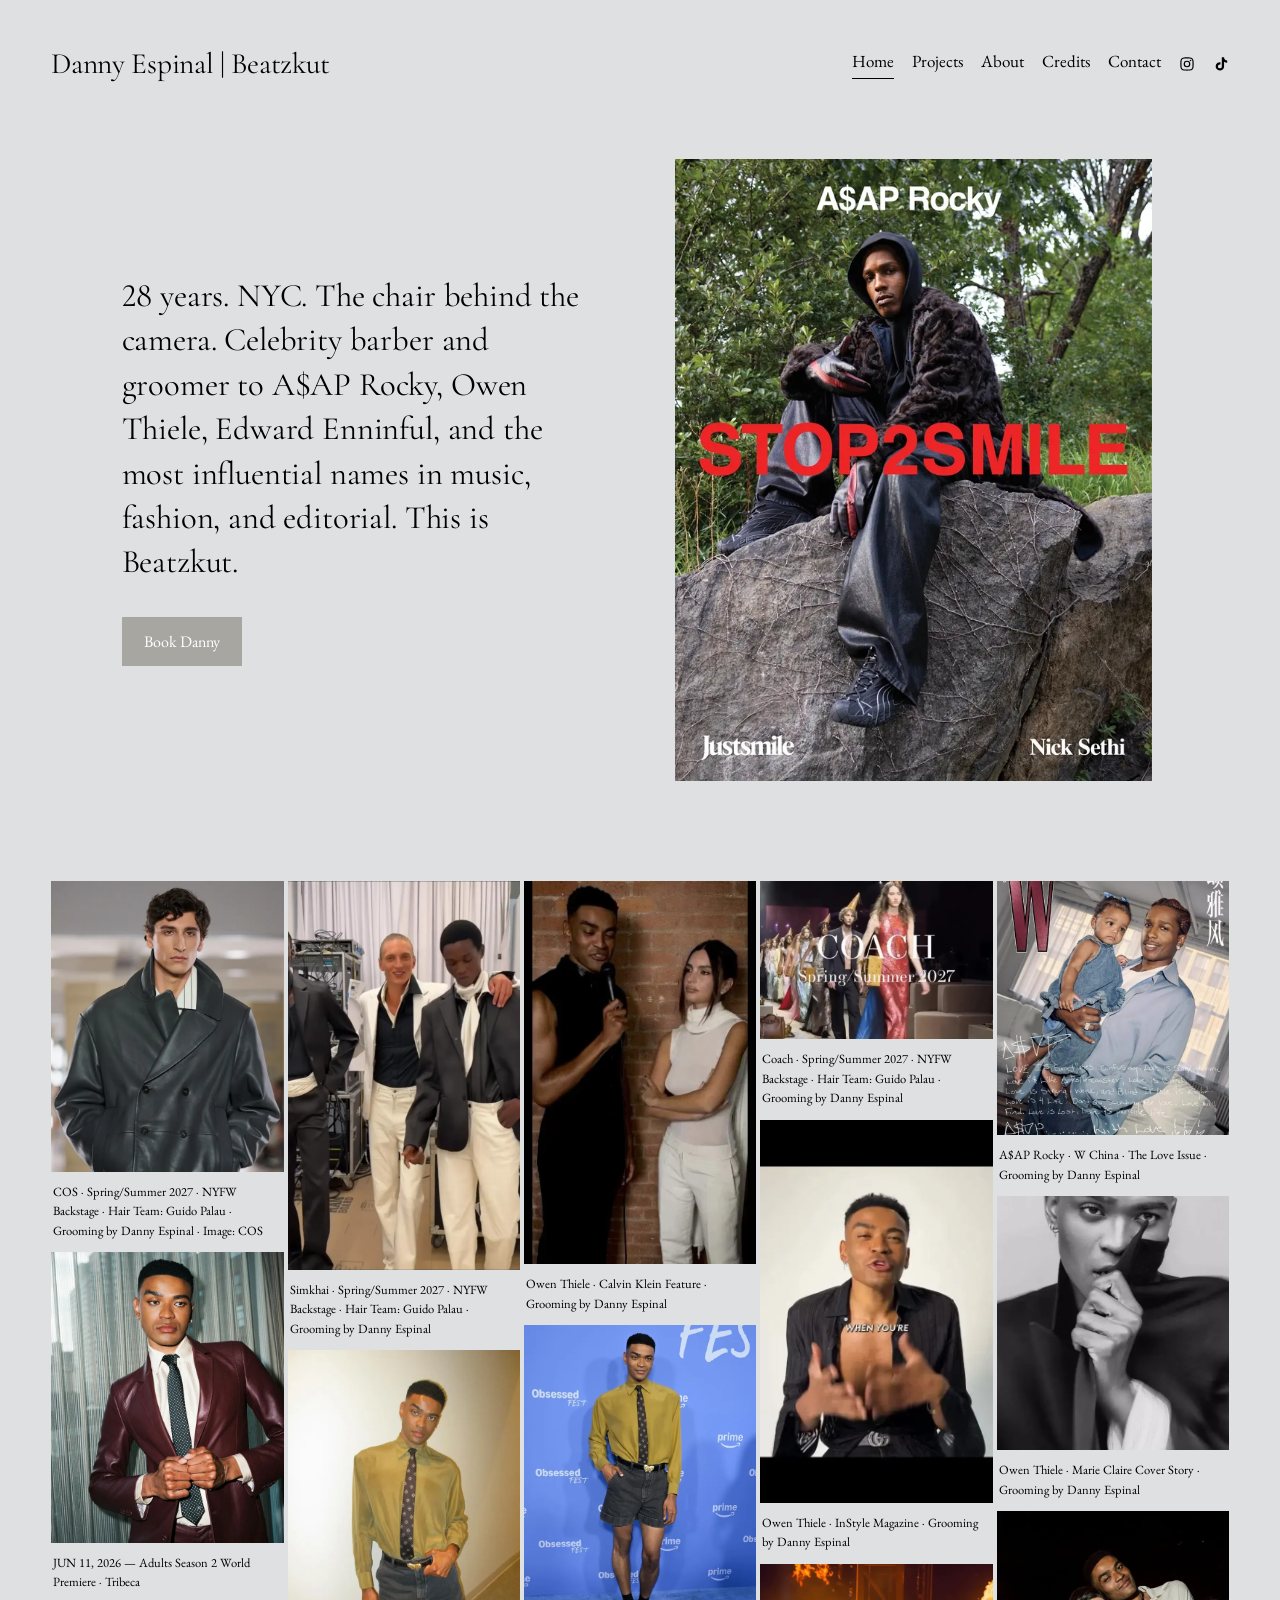
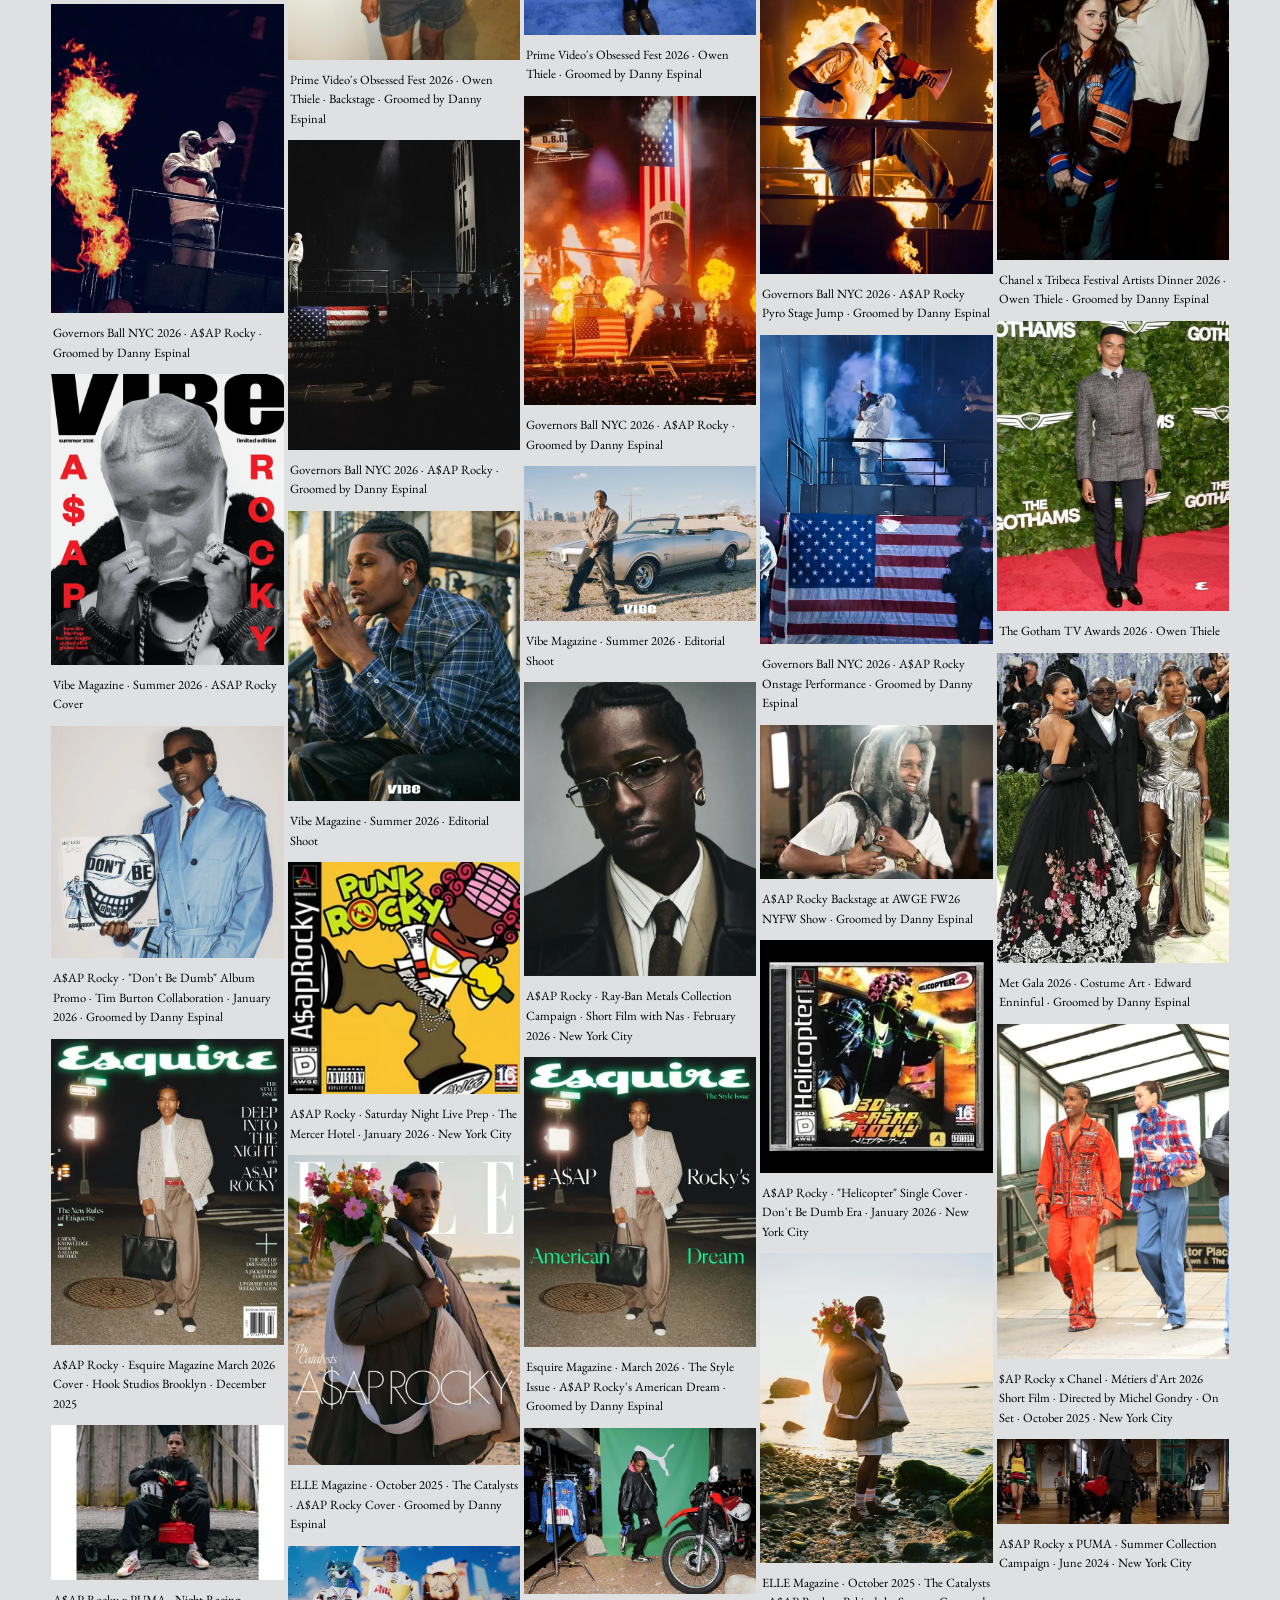
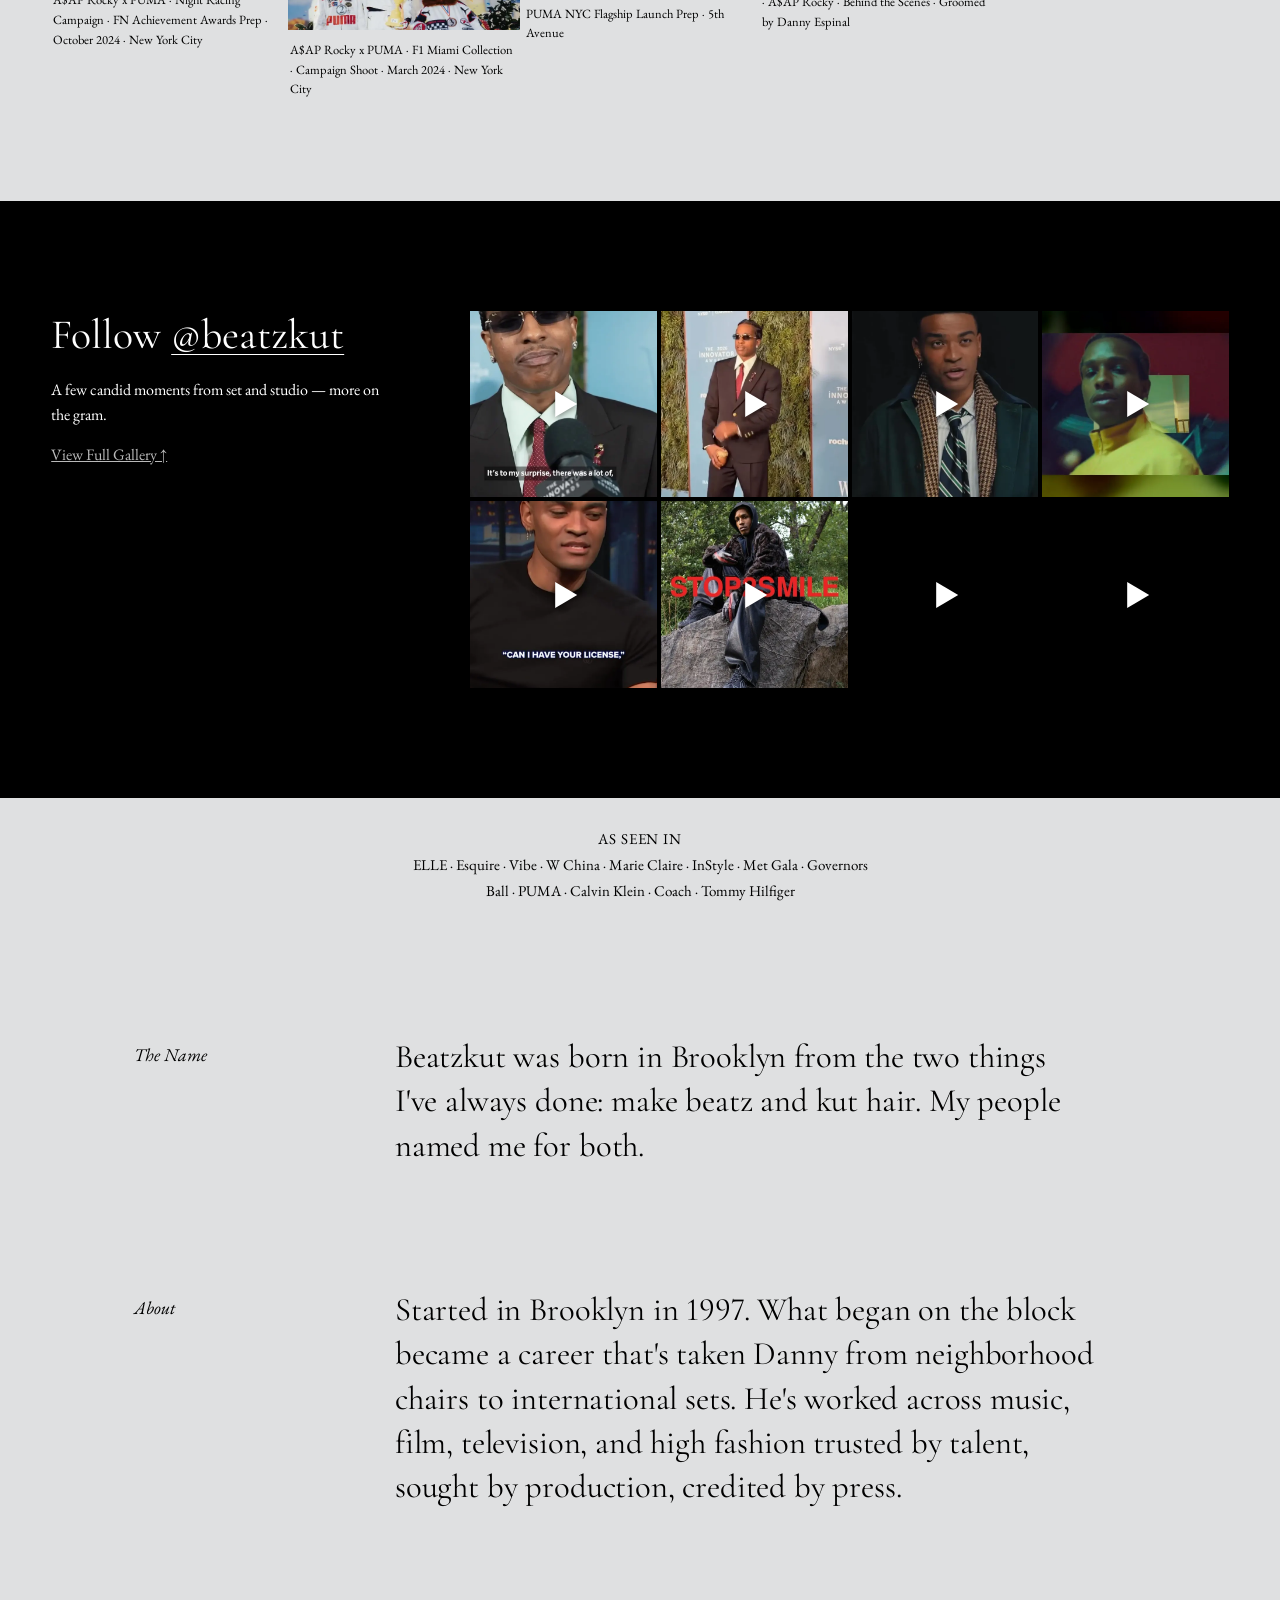
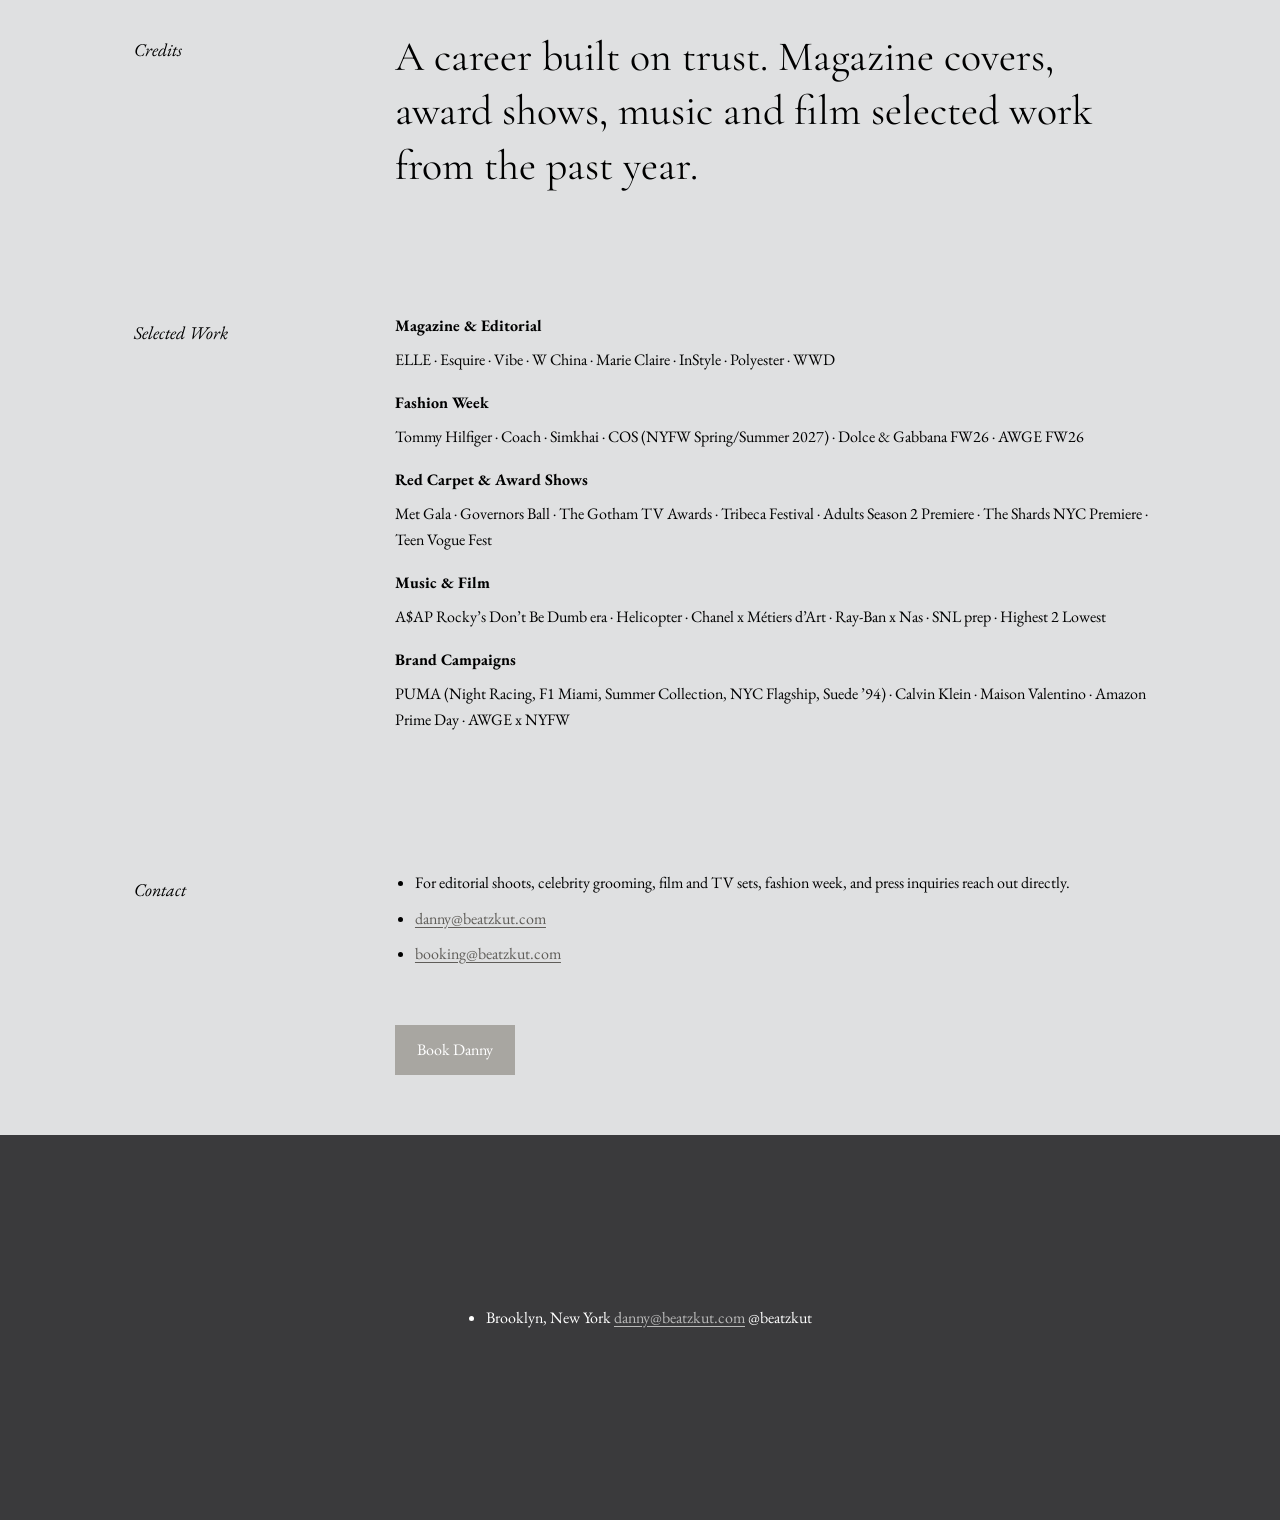
<file: index.html>
<!doctype html>
<html lang="en">
<head>
<meta charset="utf-8">
<meta name="viewport" content="width=device-width, initial-scale=1">
<title>Danny Espinal | Celebrity Barber NYC | Beatzkut</title>
<meta name="description" content="New York City&#x27;s premier celebrity barber and groomer. 28 years of editorial, red carpet, music, and luxury fashion grooming. Clients include A$AP Rocky, Owen Thiele, and Edward Enninful.">
<link rel="canonical" href="https://www.beatzkut.com/">
<meta property="og:site_name" content="Danny Espinal | Beatzkut">
<meta property="og:type" content="website">
<meta property="og:title" content="Danny Espinal | Celebrity Barber NYC | Beatzkut">
<meta property="og:description" content="New York City&#x27;s premier celebrity barber and groomer. 28 years of editorial, red carpet, music, and luxury fashion grooming. Clients include A$AP Rocky, Owen Thiele, and Edward Enninful.">
<meta property="og:url" content="https://www.beatzkut.com/">
<meta property="og:image" content="https://www.beatzkut.com/img/og-share.jpg">
<meta property="og:image:width" content="1200"><meta property="og:image:height" content="630">
<meta name="twitter:card" content="summary_large_image">
<meta name="theme-color" content="#dfe0e1">
<link rel="icon" href="img/favicon.png">
<link rel="preload" href="fonts/cormorant-garamond-latin-400-normal.woff2" as="font" type="font/woff2" crossorigin>
<link rel="stylesheet" href="style.css">
<script type="application/ld+json">{"@context": "https://schema.org", "@type": "Person", "name": "Danny Espinal", "jobTitle": "Celebrity barber and groomer", "url": "https://www.beatzkut.com/", "brand": {"@type": "Brand", "name": "Beatzkut"}, "address": {"@type": "PostalAddress", "addressLocality": "Brooklyn", "addressRegion": "NY", "addressCountry": "US"}, "email": "mailto:booking@beatzkut.com", "sameAs": ["https://www.instagram.com/beatzkut", "https://www.tiktok.com/@beatzkut"]}</script>

</head>
<body>
<a class="skip" href="#main">Skip to content</a>
<header class="site-header">
<a class="brand" href="/">Danny Espinal | Beatzkut</a>
<button class="menu-btn" aria-label="Open menu" aria-expanded="false" aria-controls="nav"><span></span><span></span></button>
<nav class="nav" id="nav" aria-label="Main"><a href="/" aria-current=page>Home</a><a href="/projects/">Projects</a><a href="/about/">About</a><a href="/credits/">Credits</a><a href="/contact/">Contact</a>
<a class="icon" href="https://www.instagram.com/beatzkut" aria-label="Instagram" target="_blank" rel="noopener"><svg viewBox="0 0 24 24" aria-hidden="true"><path fill="currentColor" d="M12 7a5 5 0 1 0 0 10 5 5 0 0 0 0-10zm0 8.2a3.2 3.2 0 1 1 0-6.4 3.2 3.2 0 0 1 0 6.4zM17.3 5.5a1.2 1.2 0 1 0 0 2.4 1.2 1.2 0 0 0 0-2.4zM12 2c-2.7 0-3 0-4.1.1-3.6.2-5.6 2.2-5.8 5.8C2 9 2 9.3 2 12s0 3 .1 4.1c.2 3.6 2.2 5.6 5.8 5.8 1.1.1 1.4.1 4.1.1s3 0 4.1-.1c3.6-.2 5.6-2.2 5.8-5.8.1-1.1.1-1.4.1-4.1s0-3-.1-4.1c-.2-3.6-2.2-5.6-5.8-5.8C15 2 14.7 2 12 2zm0 1.8c2.7 0 3 0 4 .1 2.7.1 4 1.4 4.1 4.1.1 1 .1 1.3.1 4s0 3-.1 4c-.1 2.7-1.4 4-4.1 4.1-1 .1-1.3.1-4 .1s-3 0-4-.1c-2.7-.1-4-1.4-4.1-4.1-.1-1-.1-1.3-.1-4s0-3 .1-4C4 5.3 5.3 4 8 3.9c1-.1 1.3-.1 4-.1z"/></svg></a>
<a class="icon" href="https://www.tiktok.com/@beatzkut" aria-label="TikTok" target="_blank" rel="noopener"><svg viewBox="0 0 24 24" aria-hidden="true"><path fill="currentColor" d="M16.6 2h-3.4v13.6a2.9 2.9 0 1 1-2.9-2.9c.3 0 .6 0 .9.1V9.3a6.3 6.3 0 1 0 5.4 6.3V8.7a8.1 8.1 0 0 0 4.7 1.5V6.8A4.8 4.8 0 0 1 16.6 2z"/></svg></a>
</nav>
</header>
<main id="main">
<section class="hero"><div><h1 class="lede">28 years. NYC. The chair behind the camera. Celebrity barber and groomer to A$AP Rocky, Owen Thiele, Edward Enninful, and the most influential names in music, fashion, and editorial. This is Beatzkut.</h1><a class="btn" href="/contact/#book">Book Danny</a></div><figure><img src="img/justsmile-asap-rocky-zine-cover-128084f422-640.webp" srcset="img/justsmile-asap-rocky-zine-cover-128084f422-640.webp 640w, img/justsmile-asap-rocky-zine-cover-128084f422-1280.webp 1280w" sizes="(max-width:820px) 330px, 490px" width="2500" height="3260" alt="A$AP Rocky on the cover of Justsmile Magazine STOP2SMILE, photographed by Nick Sethi" fetchpriority="high"></figure></section>
<section class="masonry" id="gallery" aria-label="Selected work"><figure><img src="img/cos-ss27-runway-59d69eb402-640.webp" srcset="img/cos-ss27-runway-59d69eb402-640.webp 640w, img/cos-ss27-runway-59d69eb402-1280.webp 1280w" sizes="(max-width:820px) 50vw, (max-width:1100px) 25vw, 20vw" width="1080" height="1350" alt="COS · Spring/Summer 2027 · NYFW Backstage · Hair Team: Guido Palau · Grooming by Danny Espinal · Image: COS" loading="lazy" decoding="async"><figcaption>COS · Spring/Summer 2027 · NYFW Backstage · Hair Team: Guido Palau · Grooming by Danny Espinal · Image: COS</figcaption></figure><figure><img src="img/simkhai-ss27-nyfw-d4840436fa-640.webp" srcset="img/simkhai-ss27-nyfw-d4840436fa-640.webp 640w, img/simkhai-ss27-nyfw-d4840436fa-1280.webp 1280w" sizes="(max-width:820px) 50vw, (max-width:1100px) 25vw, 20vw" width="1320" height="2207" alt="Simkhai · Spring/Summer 2027 · NYFW Backstage · Hair Team: Guido Palau · Grooming by Danny Espinal" loading="lazy" decoding="async"><figcaption>Simkhai · Spring/Summer 2027 · NYFW Backstage · Hair Team: Guido Palau · Grooming by Danny Espinal</figcaption></figure><figure><img src="img/owen-thiele-calvin-klein-9be6309e05-640.webp" srcset="img/owen-thiele-calvin-klein-9be6309e05-640.webp 640w, img/owen-thiele-calvin-klein-9be6309e05-1280.webp 1280w" sizes="(max-width:820px) 50vw, (max-width:1100px) 25vw, 20vw" width="500" height="824" alt="Owen Thiele · Calvin Klein Feature · Grooming by Danny Espinal" loading="lazy" decoding="async"><figcaption>Owen Thiele · Calvin Klein Feature · Grooming by Danny Espinal</figcaption></figure><figure><img src="img/coach-ss2027-nyfw-5cb68c3953-640.webp" srcset="img/coach-ss2027-nyfw-5cb68c3953-640.webp 640w, img/coach-ss2027-nyfw-5cb68c3953-1280.webp 1280w" sizes="(max-width:820px) 50vw, (max-width:1100px) 25vw, 20vw" width="1208" height="823" alt="Coach · Spring/Summer 2027 · NYFW Backstage · Hair Team: Guido Palau · Grooming by Danny Espinal" loading="lazy" decoding="async"><figcaption>Coach · Spring/Summer 2027 · NYFW Backstage · Hair Team: Guido Palau · Grooming by Danny Espinal</figcaption></figure><figure><img src="img/w-mag-china-asap-rocky-6eb272e8d6-640.webp" srcset="img/w-mag-china-asap-rocky-6eb272e8d6-640.webp 640w, img/w-mag-china-asap-rocky-6eb272e8d6-1280.webp 1280w" sizes="(max-width:820px) 50vw, (max-width:1100px) 25vw, 20vw" width="747" height="817" alt="A$AP Rocky · W China · The Love Issue · Grooming by Danny Espinal" loading="lazy" decoding="async"><figcaption>A$AP Rocky · W China · The Love Issue · Grooming by Danny Espinal</figcaption></figure><figure><img src="img/owen-thiele-instyle-a9fbb2b95e-640.webp" srcset="img/owen-thiele-instyle-a9fbb2b95e-640.webp 640w, img/owen-thiele-instyle-a9fbb2b95e-1280.webp 1280w" sizes="(max-width:820px) 50vw, (max-width:1100px) 25vw, 20vw" width="500" height="824" alt="Owen Thiele · InStyle Magazine · Grooming by Danny Espinal" loading="lazy" decoding="async"><figcaption>Owen Thiele · InStyle Magazine · Grooming by Danny Espinal</figcaption></figure><figure><img src="img/marie-claire-owen-thiele-d2830ac2bb-640.webp" srcset="img/marie-claire-owen-thiele-d2830ac2bb-640.webp 640w, img/marie-claire-owen-thiele-d2830ac2bb-1280.webp 1280w" sizes="(max-width:820px) 50vw, (max-width:1100px) 25vw, 20vw" width="747" height="817" alt="Owen Thiele · Marie Claire Cover Story · Grooming by Danny Espinal" loading="lazy" decoding="async"><figcaption>Owen Thiele · Marie Claire Cover Story · Grooming by Danny Espinal</figcaption></figure><figure><a href="https://www.lofficielusa.com/film-tv/owen-thiele-adults-premiere-tribeca-film-festival" target="_blank" rel="noopener"><img src="img/1781284635-ot-12-06-2026-11-02-18-8add7bd8fa-640.webp" srcset="img/1781284635-ot-12-06-2026-11-02-18-8add7bd8fa-640.webp 640w, img/1781284635-ot-12-06-2026-11-02-18-8add7bd8fa-1280.webp 1280w" sizes="(max-width:820px) 50vw, (max-width:1100px) 25vw, 20vw" width="2500" height="3126" alt="JUN 11, 2026 — Adults Season 2 World Premiere · Tribeca" loading="lazy" decoding="async"></a><figcaption>JUN 11, 2026 — Adults Season 2 World Premiere · Tribeca</figcaption></figure><figure><a href="https://tomandlorenzo.com/2026/06/red-carpet-rundown-prime-videos-inaugural-obsessed-fest-event-in-los-angeles/ttps://tomandlorenzo.com/2026/06/red-carpet-rundown-prime-videos-inaugural-obsessed-fest-event-in-los-angeles/" target="_blank" rel="noopener"><img src="img/adb9e433-3f85-455c-80f4-c8927f916d34-a2f6e0f759-640.webp" srcset="img/adb9e433-3f85-455c-80f4-c8927f916d34-a2f6e0f759-640.webp 640w, img/adb9e433-3f85-455c-80f4-c8927f916d34-a2f6e0f759-1280.webp 1280w" sizes="(max-width:820px) 50vw, (max-width:1100px) 25vw, 20vw" width="1440" height="1920" alt="Prime Video&#x27;s Obsessed Fest 2026 · Owen Thiele · Groomed by Danny Espinal" loading="lazy" decoding="async"></a><figcaption>Prime Video&#x27;s Obsessed Fest 2026 · Owen Thiele · Groomed by Danny Espinal</figcaption></figure><figure><a href="https://tomandlorenzo.com/2026/06/red-carpet-rundown-prime-videos-inaugural-obsessed-fest-event-in-los-angeles/" target="_blank" rel="noopener"><img src="img/20818449-c34e-4c0f-854f-e6975e5d698f-53102df2e5-640.webp" srcset="img/20818449-c34e-4c0f-854f-e6975e5d698f-53102df2e5-640.webp 640w, img/20818449-c34e-4c0f-854f-e6975e5d698f-53102df2e5-1280.webp 1280w" sizes="(max-width:820px) 50vw, (max-width:1100px) 25vw, 20vw" width="1440" height="1920" alt="Prime Video&#x27;s Obsessed Fest 2026 · Owen Thiele · Backstage · Groomed by Danny Espinal" loading="lazy" decoding="async"></a><figcaption>Prime Video&#x27;s Obsessed Fest 2026 · Owen Thiele · Backstage · Groomed by Danny Espinal</figcaption></figure><figure><a href="https://www.hollywoodreporter.com/lifestyle/lifestyle-news/chanel-tribeca-festival-artists-dinner-new-york-2026-1236617434/" target="_blank" rel="noopener"><img src="img/img-2960-6c304bbec6-640.webp" srcset="img/img-2960-6c304bbec6-640.webp 640w, img/img-2960-6c304bbec6-1280.webp 1280w" sizes="(max-width:820px) 50vw, (max-width:1100px) 25vw, 20vw" width="1999" height="3000" alt="Chanel x Tribeca Festival Artists Dinner 2026 · Owen Thiele · Groomed by Danny Espinal" loading="lazy" decoding="async"></a><figcaption>Chanel x Tribeca Festival Artists Dinner 2026 · Owen Thiele · Groomed by Danny Espinal</figcaption></figure><figure><a href="https://www.billboard.com/music/music-news/asap-rocky-gov-ball-2026-setlist-dont-be-dumb-rihanna-1236266259/" target="_blank" rel="noopener"><img src="img/4d2a62d7-97bc-4bfb-a891-bdf1285c41c1-bc3903d7da-640.webp" srcset="img/4d2a62d7-97bc-4bfb-a891-bdf1285c41c1-bc3903d7da-640.webp 640w, img/4d2a62d7-97bc-4bfb-a891-bdf1285c41c1-bc3903d7da-1280.webp 1280w" sizes="(max-width:820px) 50vw, (max-width:1100px) 25vw, 20vw" width="1080" height="1440" alt="Governors Ball NYC 2026 · A$AP Rocky Pyro Stage Jump · Groomed by Danny Espinal" loading="lazy" decoding="async"></a><figcaption>Governors Ball NYC 2026 · A$AP Rocky Pyro Stage Jump · Groomed by Danny Espinal</figcaption></figure><figure><a href="https://www.billboard.com/music/music-news/asap-rocky-gov-ball-2026-setlist-dont-be-dumb-rihanna-1236266259/" target="_blank" rel="noopener"><img src="img/e874622c-4a3f-4f76-98d2-2c7983e79710-4faa9ce4e2-640.webp" srcset="img/e874622c-4a3f-4f76-98d2-2c7983e79710-4faa9ce4e2-640.webp 640w, img/e874622c-4a3f-4f76-98d2-2c7983e79710-4faa9ce4e2-1280.webp 1280w" sizes="(max-width:820px) 50vw, (max-width:1100px) 25vw, 20vw" width="913" height="1217" alt="Governors Ball NYC 2026 · A$AP Rocky · Groomed by Danny Espinal" loading="lazy" decoding="async"></a><figcaption>Governors Ball NYC 2026 · A$AP Rocky · Groomed by Danny Espinal</figcaption></figure><figure><a href="https://www.billboard.com/music/music-news/asap-rocky-gov-ball-2026-setlist-dont-be-dumb-rihanna-1236266259/" target="_blank" rel="noopener"><img src="img/65d4f508-4039-4758-8f5e-711a038c2b3a-31ca57940a-640.webp" srcset="img/65d4f508-4039-4758-8f5e-711a038c2b3a-31ca57940a-640.webp 640w, img/65d4f508-4039-4758-8f5e-711a038c2b3a-31ca57940a-1280.webp 1280w" sizes="(max-width:820px) 50vw, (max-width:1100px) 25vw, 20vw" width="1080" height="1437" alt="Governors Ball NYC 2026 · A$AP Rocky · Groomed by Danny Espinal" loading="lazy" decoding="async"></a><figcaption>Governors Ball NYC 2026 · A$AP Rocky · Groomed by Danny Espinal</figcaption></figure><figure><a href="https://www.billboard.com/music/music-news/asap-rocky-gov-ball-2026-setlist-dont-be-dumb-rihanna-1236266259/" target="_blank" rel="noopener"><img src="img/0ff4cfe8-a518-4571-a086-bdf5f1927eef-63ca01c085-640.webp" srcset="img/0ff4cfe8-a518-4571-a086-bdf5f1927eef-63ca01c085-640.webp 640w, img/0ff4cfe8-a518-4571-a086-bdf5f1927eef-63ca01c085-1280.webp 1280w" sizes="(max-width:820px) 50vw, (max-width:1100px) 25vw, 20vw" width="1080" height="1437" alt="Governors Ball NYC 2026 · A$AP Rocky · Groomed by Danny Espinal" loading="lazy" decoding="async"></a><figcaption>Governors Ball NYC 2026 · A$AP Rocky · Groomed by Danny Espinal</figcaption></figure><figure><a href="https://www.billboard.com/music/music-news/asap-rocky-gov-ball-2026-setlist-dont-be-dumb-rihanna-1236266259/" target="_blank" rel="noopener"><img src="img/cbee4e94-6f1a-4baf-aca9-9446523f7e09-dd5c00df48-640.webp" srcset="img/cbee4e94-6f1a-4baf-aca9-9446523f7e09-dd5c00df48-640.webp 640w, img/cbee4e94-6f1a-4baf-aca9-9446523f7e09-dd5c00df48-1280.webp 1280w" sizes="(max-width:820px) 50vw, (max-width:1100px) 25vw, 20vw" width="1080" height="1440" alt="Governors Ball NYC 2026 · A$AP Rocky Onstage Performance · Groomed by Danny Espinal" loading="lazy" decoding="async"></a><figcaption>Governors Ball NYC 2026 · A$AP Rocky Onstage Performance · Groomed by Danny Espinal</figcaption></figure><figure><a href="https://thegotham.org/press/third-annual-gotham-television-awards-winners/" target="_blank" rel="noopener"><img src="img/b12faf48-d09c-423f-93f4-a9de86b32d2b-5a838cfbb4-640.webp" srcset="img/b12faf48-d09c-423f-93f4-a9de86b32d2b-5a838cfbb4-640.webp 640w, img/b12faf48-d09c-423f-93f4-a9de86b32d2b-5a838cfbb4-1280.webp 1280w" sizes="(max-width:820px) 50vw, (max-width:1100px) 25vw, 20vw" width="1080" height="1350" alt="The Gotham TV Awards 2026 · Owen Thiele" loading="lazy" decoding="async"></a><figcaption>The Gotham TV Awards 2026 · Owen Thiele</figcaption></figure><figure><a href="https://www.vibe.com/features/editorial/asap-rocky-cover-story-dont-be-dumb-fatherhood-fashion-1235174811/" target="_blank" rel="noopener"><img src="img/vibe-cover-740ca9839f-640.webp" srcset="img/vibe-cover-740ca9839f-640.webp 640w, img/vibe-cover-740ca9839f-1280.webp 1280w" sizes="(max-width:820px) 50vw, (max-width:1100px) 25vw, 20vw" width="1350" height="1688" alt="Vibe Magazine · Summer 2026 · ASAP Rocky Cover" loading="lazy" decoding="async"></a><figcaption>Vibe Magazine · Summer 2026 · ASAP Rocky Cover</figcaption></figure><figure><a href="https://www.vibe.com/features/editorial/asap-rocky-cover-story-dont-be-dumb-fatherhood-fashion-1235174811/" target="_blank" rel="noopener"><img src="img/vibe-01-04d9044462-640.webp" srcset="img/vibe-01-04d9044462-640.webp 640w, img/vibe-01-04d9044462-1280.webp 1280w" sizes="(max-width:820px) 50vw, (max-width:1100px) 25vw, 20vw" width="2000" height="1333" alt="Vibe Magazine · Summer 2026 · Editorial Shoot" loading="lazy" decoding="async"></a><figcaption>Vibe Magazine · Summer 2026 · Editorial Shoot</figcaption></figure><figure><a href="https://www.vibe.com/features/editorial/asap-rocky-cover-story-dont-be-dumb-fatherhood-fashion-1235174811/" target="_blank" rel="noopener"><img src="img/vibe-05-6be1601927-640.webp" srcset="img/vibe-05-6be1601927-640.webp 640w, img/vibe-05-6be1601927-1280.webp 1280w" sizes="(max-width:820px) 50vw, (max-width:1100px) 25vw, 20vw" width="1600" height="2000" alt="Vibe Magazine · Summer 2026 · Editorial Shoot" loading="lazy" decoding="async"></a><figcaption>Vibe Magazine · Summer 2026 · Editorial Shoot</figcaption></figure><figure><a href="https://wwd.com/pop-culture/celebrity-news/serena-williams-marc-jacobs-met-gala-2026-dress-1238939534/" target="_blank" rel="noopener"><img src="img/8db1632a-3222-4b18-9293-6fc61cd0da15-491d1dd96e-640.webp" srcset="img/8db1632a-3222-4b18-9293-6fc61cd0da15-491d1dd96e-640.webp 640w, img/8db1632a-3222-4b18-9293-6fc61cd0da15-491d1dd96e-1280.webp 1280w" sizes="(max-width:820px) 50vw, (max-width:1100px) 25vw, 20vw" width="845" height="1127" alt="Met Gala 2026 · Costume Art · Edward Enninful · Groomed by Danny Espinal" loading="lazy" decoding="async"></a><figcaption>Met Gala 2026 · Costume Art · Edward Enninful · Groomed by Danny Espinal</figcaption></figure><figure><a href="https://www.nssmag.com/en/fashion/44486/asap-rocky-rayban-metal-collection" target="_blank" rel="noopener"><img src="img/rayban-cover-verticale-v2-e60581728c-640.webp" srcset="img/rayban-cover-verticale-v2-e60581728c-640.webp 640w, img/rayban-cover-verticale-v2-e60581728c-1280.webp 1280w" sizes="(max-width:820px) 50vw, (max-width:1100px) 25vw, 20vw" width="800" height="1014" alt="A$AP Rocky · Ray-Ban Metals Collection Campaign · Short Film with Nas · February 2026 · New York City" loading="lazy" decoding="async"></a><figcaption>A$AP Rocky · Ray-Ban Metals Collection Campaign · Short Film with Nas · February 2026 · New York City</figcaption></figure><figure><a href="https://highxtar.com/en/aap-rocky-transforms-backstage-into-a-spectacle-with-awge-fw26-at-nyfw/" target="_blank" rel="noopener"><img src="img/thumb-awge-fw26-973x648-png-b723c957e8-640.webp" srcset="img/thumb-awge-fw26-973x648-png-b723c957e8-640.webp 640w, img/thumb-awge-fw26-973x648-png-b723c957e8-1280.webp 1280w" sizes="(max-width:820px) 50vw, (max-width:1100px) 25vw, 20vw" width="973" height="648" alt="A$AP Rocky Backstage at AWGE FW26 NYFW Show · Groomed by Danny Espinal" loading="lazy" decoding="async"></a><figcaption>A$AP Rocky Backstage at AWGE FW26 NYFW Show · Groomed by Danny Espinal</figcaption></figure><figure><a href="https://deadline.com/2025/12/aap-rocky-tim-burton-illustrated-dont-be-dumb-album-artwork-1236652062/" target="_blank" rel="noopener"><img src="img/a2616f80-c19a-4935-9115-ce1237b55254-8c27822cd4-640.webp" srcset="img/a2616f80-c19a-4935-9115-ce1237b55254-8c27822cd4-640.webp 640w, img/a2616f80-c19a-4935-9115-ce1237b55254-8c27822cd4-1280.webp 1280w" sizes="(max-width:820px) 50vw, (max-width:1100px) 25vw, 20vw" width="1440" height="1440" alt="A$AP Rocky · &quot;Don&#x27;t Be Dumb&quot; Album Promo · Tim Burton Collaboration · January 2026 · Groomed by Danny Espinal" loading="lazy" decoding="async"></a><figcaption>A$AP Rocky · &quot;Don&#x27;t Be Dumb&quot; Album Promo · Tim Burton Collaboration · January 2026 · Groomed by Danny Espinal</figcaption></figure><figure><a href="https://en.wikipedia.org/wiki/Punk_Rocky" target="_blank" rel="noopener"><img src="img/asap-rocky-punk-rocky-single-cover-953f7373ab-640.webp" srcset="img/asap-rocky-punk-rocky-single-cover-953f7373ab-640.webp 640w, img/asap-rocky-punk-rocky-single-cover-953f7373ab-1280.webp 1280w" sizes="(max-width:820px) 50vw, (max-width:1100px) 25vw, 20vw" width="250" height="250" alt="A$AP Rocky · Saturday Night Live Prep · The Mercer Hotel · January 2026 · New York City" loading="lazy" decoding="async"></a><figcaption>A$AP Rocky · Saturday Night Live Prep · The Mercer Hotel · January 2026 · New York City</figcaption></figure><figure><a href="https://thesource.com/2026/01/12/asap-rocky-helicopters-new-single/" target="_blank" rel="noopener"><img src="img/asap-rocky-helicopter-single-cover-e92ec36b8f-640.webp" srcset="img/asap-rocky-helicopter-single-cover-e92ec36b8f-640.webp 640w, img/asap-rocky-helicopter-single-cover-e92ec36b8f-1280.webp 1280w" sizes="(max-width:820px) 50vw, (max-width:1100px) 25vw, 20vw" width="316" height="316" alt="A$AP Rocky · &quot;Helicopter&quot; Single Cover · Don&#x27;t Be Dumb Era · January 2026 · New York City" loading="lazy" decoding="async"></a><figcaption>A$AP Rocky · &quot;Helicopter&quot; Single Cover · Don&#x27;t Be Dumb Era · January 2026 · New York City</figcaption></figure><figure><a href="https://tomandlorenzo.com/2026/01/aap-rocky-covers-esquires-march-issue/" target="_blank" rel="noopener"><img src="img/aap-rocky-esquire-march-2026-issue-cover-0f659e7141-640.webp" srcset="img/aap-rocky-esquire-march-2026-issue-cover-0f659e7141-640.webp 640w, img/aap-rocky-esquire-march-2026-issue-cover-0f659e7141-1280.webp 1280w" sizes="(max-width:820px) 50vw, (max-width:1100px) 25vw, 20vw" width="700" height="923" alt="A$AP Rocky · Esquire Magazine March 2026 Cover · Hook Studios Brooklyn · December 2025" loading="lazy" decoding="async"></a><figcaption>A$AP Rocky · Esquire Magazine March 2026 Cover · Hook Studios Brooklyn · December 2025</figcaption></figure><figure><img src="img/c05e3daf-c73e-4e01-bb81-438c8d7ff14a-370286383b-640.webp" srcset="img/c05e3daf-c73e-4e01-bb81-438c8d7ff14a-370286383b-640.webp 640w, img/c05e3daf-c73e-4e01-bb81-438c8d7ff14a-370286383b-1280.webp 1280w" sizes="(max-width:820px) 50vw, (max-width:1100px) 25vw, 20vw" width="1440" height="1800" alt="Esquire Magazine · March 2026 · The Style Issue · A$AP Rocky&#x27;s American Dream · Groomed by Danny Espinal" loading="lazy" decoding="async"><figcaption>Esquire Magazine · March 2026 · The Style Issue · A$AP Rocky&#x27;s American Dream · Groomed by Danny Espinal</figcaption></figure><figure><a href="https://wwd.com/pop-culture/culture-news/aap-rocky-margaret-qualley-chanel-proposal-campaign-1238328248/" target="_blank" rel="noopener"><img src="img/gettyimages-2243382202-25ccfe0f0d-640.webp" srcset="img/gettyimages-2243382202-25ccfe0f0d-640.webp 640w, img/gettyimages-2243382202-25ccfe0f0d-1280.webp 1280w" sizes="(max-width:820px) 50vw, (max-width:1100px) 25vw, 20vw" width="2048" height="2951" alt="$AP Rocky x Chanel · Métiers d&#x27;Art 2026 Short Film · Directed by Michel Gondry · On Set · October 2025 · New York City" loading="lazy" decoding="async"></a><figcaption>$AP Rocky x Chanel · Métiers d&#x27;Art 2026 Short Film · Directed by Michel Gondry · On Set · October 2025 · New York City</figcaption></figure><figure><a href="https://tomandlorenzo.com/2025/09/aap-rocky-covers-elles-october-2025-issue-talks-his-new-album-fatherhood-his-vindication-in-court-and-more/" target="_blank" rel="noopener"><img src="img/8ce231dd-aacf-4450-9373-8840e6814abf-5f1a37435d-640.webp" srcset="img/8ce231dd-aacf-4450-9373-8840e6814abf-5f1a37435d-640.webp 640w, img/8ce231dd-aacf-4450-9373-8840e6814abf-5f1a37435d-1280.webp 1280w" sizes="(max-width:820px) 50vw, (max-width:1100px) 25vw, 20vw" width="1440" height="1920" alt="ELLE Magazine · October 2025 · The Catalysts · A$AP Rocky Cover · Groomed by Danny Espinal" loading="lazy" decoding="async"></a><figcaption>ELLE Magazine · October 2025 · The Catalysts · A$AP Rocky Cover · Groomed by Danny Espinal</figcaption></figure><figure><img src="img/d8fe2f1b-f3df-4f37-898f-be6d446cf9b9-b2e2a3e25f-640.webp" srcset="img/d8fe2f1b-f3df-4f37-898f-be6d446cf9b9-b2e2a3e25f-640.webp 640w, img/d8fe2f1b-f3df-4f37-898f-be6d446cf9b9-b2e2a3e25f-1280.webp 1280w" sizes="(max-width:820px) 50vw, (max-width:1100px) 25vw, 20vw" width="1080" height="1440" alt="ELLE Magazine · October 2025 · The Catalysts · A$AP Rocky · Behind the Scenes · Groomed by Danny Espinal" loading="lazy" decoding="async"><figcaption>ELLE Magazine · October 2025 · The Catalysts · A$AP Rocky · Behind the Scenes · Groomed by Danny Espinal</figcaption></figure><figure><a href="https://www.billboard.com/music/rb-hip-hop/asap-rocky-puma-2024-collaboration-of-the-year-footwear-news-achievement-awards-1235828868/" target="_blank" rel="noopener"><img src="img/asap-rocky-courtesy-of-puma-24-billboard-11cb3ca4a0-640.webp" srcset="img/asap-rocky-courtesy-of-puma-24-billboard-11cb3ca4a0-640.webp 640w, img/asap-rocky-courtesy-of-puma-24-billboard-11cb3ca4a0-1280.webp 1280w" sizes="(max-width:820px) 50vw, (max-width:1100px) 25vw, 20vw" width="681" height="454" alt="A$AP Rocky x PUMA · Night Racing Campaign · FN Achievement Awards Prep · October 2024 · New York City" loading="lazy" decoding="async"></a><figcaption>A$AP Rocky x PUMA · Night Racing Campaign · FN Achievement Awards Prep · October 2024 · New York City</figcaption></figure><figure><a href="https://about.puma.com/en/newsroom/product-and-brand-news/2024/07-11-2024-aap-rocky-takes-over-puma-nyc-flagship-his-latest" target="_blank" rel="noopener"><img src="img/bfa-47395-6739178-7973bacd37-640.webp" srcset="img/bfa-47395-6739178-7973bacd37-640.webp 640w, img/bfa-47395-6739178-7973bacd37-1280.webp 1280w" sizes="(max-width:820px) 50vw, (max-width:1100px) 25vw, 20vw" width="2500" height="1785" alt="PUMA NYC Flagship Launch Prep · 5th Avenue" loading="lazy" decoding="async"></a><figcaption>PUMA NYC Flagship Launch Prep · 5th Avenue</figcaption></figure><figure><a href="https://about.puma.com/en/newsroom/product-and-brand-news/2024/24-06-2024-aap-rocky-x-puma-footwear-accessories" target="_blank" rel="noopener"><img src="img/ouma-asap-jun-6th-2024-212a7a9ed3-640.webp" srcset="img/ouma-asap-jun-6th-2024-212a7a9ed3-640.webp 640w, img/ouma-asap-jun-6th-2024-212a7a9ed3-1280.webp 1280w" sizes="(max-width:820px) 50vw, (max-width:1100px) 25vw, 20vw" width="1920" height="699" alt="A$AP Rocky x PUMA · Summer Collection Campaign · June 2024 · New York City" loading="lazy" decoding="async"></a><figcaption>A$AP Rocky x PUMA · Summer Collection Campaign · June 2024 · New York City</figcaption></figure><figure><a href="https://about.puma.com/en/newsroom/product-and-brand-news/2024/30-04-2024-aap-rocky-and-puma-drop-newest-motorsport-inspired" target="_blank" rel="noopener"><img src="img/puma-asap-rocky-ffbbfb50db-640.webp" srcset="img/puma-asap-rocky-ffbbfb50db-640.webp 640w, img/puma-asap-rocky-ffbbfb50db-1280.webp 1280w" sizes="(max-width:820px) 50vw, (max-width:1100px) 25vw, 20vw" width="1920" height="699" alt="A$AP Rocky x PUMA · F1 Miami Collection · Campaign Shoot · March 2024 · New York City" loading="lazy" decoding="async"></a><figcaption>A$AP Rocky x PUMA · F1 Miami Collection · Campaign Shoot · March 2024 · New York City</figcaption></figure></section>
<section class="ig" aria-labelledby="ig-h">
<div><h2 id="ig-h">Follow <a href="https://www.instagram.com/beatzkut" target="_blank" rel="noopener">@beatzkut</a></h2>
<p>A few candid moments from set and studio — more on the gram.</p>
<p><a class="more" href="#gallery">View Full Gallery ↑</a></p></div>
<div class="ig-grid"><a href="https://www.instagram.com/reel/Dfm2yImIHGl/" target="_blank" rel="noopener" class=play><img src="img/image-asset-823587abc1-640.webp" srcset="img/image-asset-823587abc1-640.webp 640w, img/image-asset-823587abc1-1280.webp 1280w" sizes="(max-width:820px) 50vw, 16vw" width="1320" height="2347" alt="Behind the scenes with Beatzkut — Instagram reel" loading="lazy" decoding="async"></a><a href="https://www.instagram.com/reel/DfH0EZaIDmL/" target="_blank" rel="noopener" class=play><img src="img/image-asset-138a530f31-640.webp" srcset="img/image-asset-138a530f31-640.webp 640w, img/image-asset-138a530f31-1280.webp 1280w" sizes="(max-width:820px) 50vw, 16vw" width="1320" height="2347" alt="Behind the scenes with Beatzkut — Instagram reel" loading="lazy" decoding="async"></a><a href="https://www.instagram.com/reel/DfAjupljun2/" target="_blank" rel="noopener" class=play><img src="img/image-asset-ef7b6f4693-640.webp" srcset="img/image-asset-ef7b6f4693-640.webp 640w, img/image-asset-ef7b6f4693-1280.webp 1280w" sizes="(max-width:820px) 50vw, 16vw" width="1080" height="1920" alt="Behind the scenes with Beatzkut — Instagram reel" loading="lazy" decoding="async"></a><a href="https://www.instagram.com/reel/DezXKn4DplP/" target="_blank" rel="noopener" class=play><img src="img/image-asset-504f2c79e7-640.webp" srcset="img/image-asset-504f2c79e7-640.webp 640w, img/image-asset-504f2c79e7-1280.webp 1280w" sizes="(max-width:820px) 50vw, 16vw" width="1080" height="1920" alt="Behind the scenes with Beatzkut — Instagram reel" loading="lazy" decoding="async"></a><a href="https://www.instagram.com/reel/DexBzPaBDyH/" target="_blank" rel="noopener" class=play><img src="img/image-asset-164de9ee0c-640.webp" srcset="img/image-asset-164de9ee0c-640.webp 640w, img/image-asset-164de9ee0c-1280.webp 1280w" sizes="(max-width:820px) 50vw, 16vw" width="1320" height="2347" alt="Behind the scenes with Beatzkut — Instagram reel" loading="lazy" decoding="async"></a><a href="https://www.instagram.com/reel/Deu6a82OJ7-/" target="_blank" rel="noopener" class=play><img src="img/image-asset-69f1c5974b-640.webp" srcset="img/image-asset-69f1c5974b-640.webp 640w, img/image-asset-69f1c5974b-1280.webp 1280w" sizes="(max-width:820px) 50vw, 16vw" width="1320" height="2347" alt="Behind the scenes with Beatzkut — Instagram reel" loading="lazy" decoding="async"></a><a href="https://www.instagram.com/reel/Dd6kyykuuz4/" target="_blank" rel="noopener" class=play><img src="img/image-asset-72ccdb32db-640.webp" srcset="img/image-asset-72ccdb32db-640.webp 640w, img/image-asset-72ccdb32db-1280.webp 1280w" sizes="(max-width:820px) 50vw, 16vw" width="1320" height="2347" alt="Behind the scenes with Beatzkut — Instagram reel" loading="lazy" decoding="async"></a><a href="https://www.instagram.com/reel/DdoZ8-ZOKKc/" target="_blank" rel="noopener" class=play><img src="img/image-asset-de6b2d9bc0-640.webp" srcset="img/image-asset-de6b2d9bc0-640.webp 640w, img/image-asset-de6b2d9bc0-1280.webp 1280w" sizes="(max-width:820px) 50vw, 16vw" width="1320" height="2347" alt="Behind the scenes with Beatzkut — Instagram reel" loading="lazy" decoding="async"></a></div>
</section>
<section class="seen" aria-label="As seen in"><b>AS SEEN IN</b>ELLE · Esquire · Vibe · W China · Marie Claire · InStyle · Met Gala · Governors Ball · PUMA · Calvin Klein · Coach · Tommy Hilfiger</section>
<section class="row"><p class="label">The Name</p><div class="body"><p class="lede">Beatzkut was born in Brooklyn from the two things I've always done: make beatz and kut hair. My people named me for both.</p></div></section>
<section class="row"><p class="label">About</p><div class="body"><p class="lede">Started in Brooklyn in 1997. What began on the block became a career that's taken Danny from neighborhood chairs to international sets. He's worked across music, film, television, and high fashion trusted by talent, sought by production, credited by press.</p></div></section>
<section class="row"><p class="label">Credits</p><div class="body"><h2 class="lede-lg">A career built on trust. Magazine covers, award shows, music and film  selected work from the past year.</h2></div></section>
<section class="row"><p class="label">Selected Work</p><div class="body works" style="margin-top:0;max-width:820px"><h3>Magazine &amp; Editorial</h3><p>ELLE · Esquire · Vibe · W China · Marie Claire · InStyle · Polyester · WWD</p><h3>Fashion Week</h3><p>Tommy Hilfiger · Coach · Simkhai · COS (NYFW Spring/Summer 2027) · Dolce &amp; Gabbana FW26 · AWGE FW26</p><h3>Red Carpet &amp; Award Shows</h3><p>Met Gala · Governors Ball · The Gotham TV Awards · Tribeca Festival · Adults Season 2 Premiere · The Shards NYC Premiere · Teen Vogue Fest</p><h3>Music &amp; Film</h3><p>A$AP Rocky’s Don’t Be Dumb era · Helicopter · Chanel x Métiers d’Art · Ray-Ban x Nas · SNL prep · Highest 2 Lowest</p><h3>Brand Campaigns</h3><p>PUMA (Night Racing, F1 Miami, Summer Collection, NYC Flagship, Suede ’94) · Calvin Klein · Maison Valentino · Amazon Prime Day · AWGE x NYFW</p></div></section>
<section class="row"><p class="label">Contact</p><div class="body">
<ul class="contact-list"><li>For editorial shoots, celebrity grooming, film and TV sets, fashion week, and press inquiries reach out directly.</li><li><a href="mailto:danny@beatzkut.com">danny@beatzkut.com</a></li><li><a href="mailto:booking@beatzkut.com">booking@beatzkut.com</a></li></ul>
<a class="btn" href="/contact/#book">Book Danny</a>
</div></section>
</main>
<footer class="site-footer"><ul><li>Brooklyn, New York <a href="mailto:danny@beatzkut.com">danny@beatzkut.com</a> @beatzkut</li></ul></footer>
<script>(function(){var m=document.querySelector('.masonry');if(!m)return;var items=[].slice.call(m.children),last=0;function lay(){var w=innerWidth,n=w<=820?2:w<=1100?4:5;if(n===last)return;last=n;m.classList.add('js');m.innerHTML='';var cols=[],h=[];for(var i=0;i<n;i++){var c=document.createElement('div');c.className='col';m.appendChild(c);cols.push(c);h.push(0)}items.forEach(function(it){var im=it.querySelector('img'),r=im.height/im.width+0.12,k=h.indexOf(Math.min.apply(null,h));cols[k].appendChild(it);h[k]+=r})}lay();addEventListener('resize',lay)})();</script>
<script>document.querySelector('.menu-btn').addEventListener('click',function(){var n=document.getElementById('nav'),o=n.classList.toggle('open');this.setAttribute('aria-expanded',o);this.setAttribute('aria-label',o?'Close menu':'Open menu')});</script>
</body>
</html>
</file>
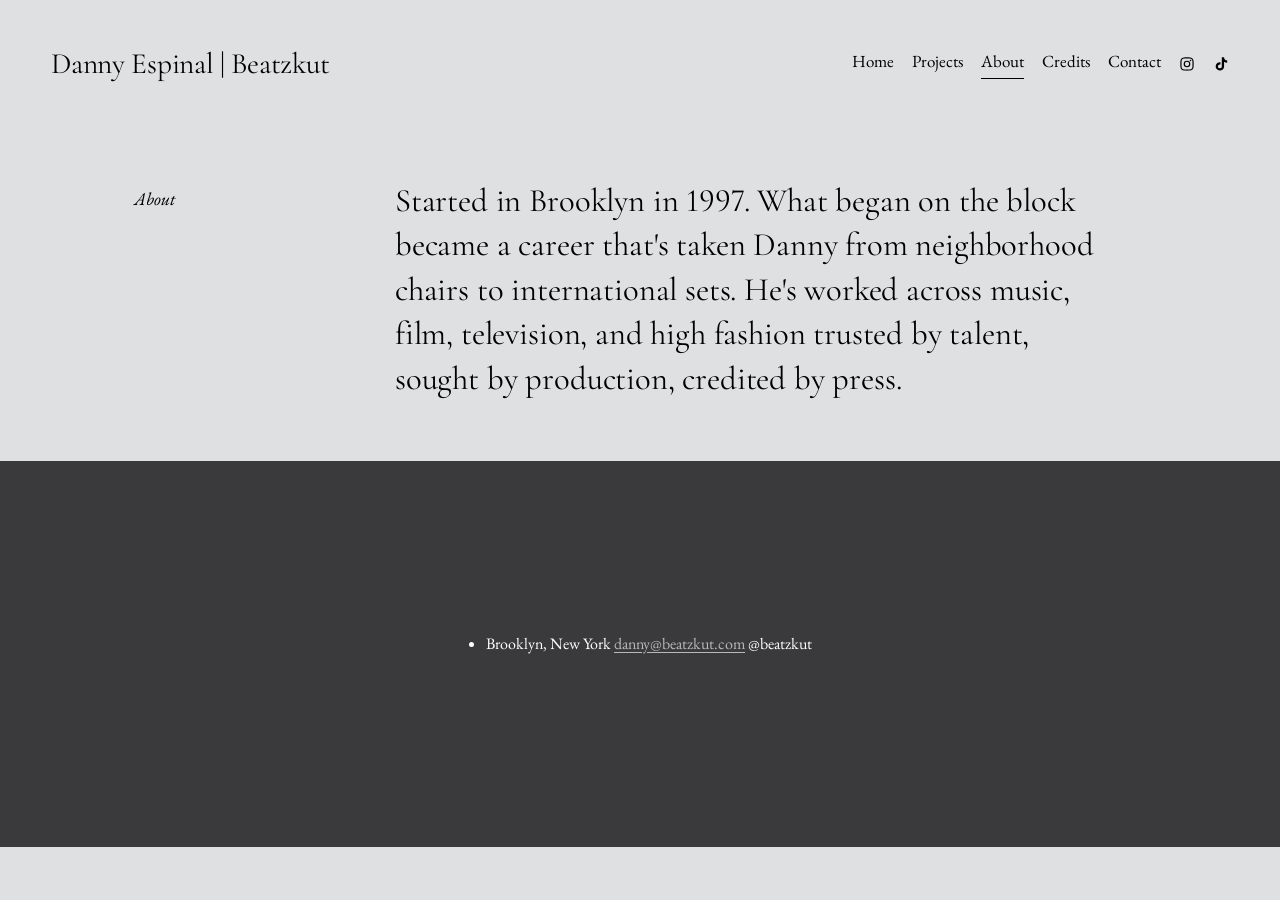
<file: about/index.html>
<!doctype html>
<html lang="en">
<head>
<meta charset="utf-8">
<meta name="viewport" content="width=device-width, initial-scale=1">
<title>About — Danny Espinal | Beatzkut</title>
<meta name="description" content="Meet Danny Espinal — NYC celebrity barber and groomer with 28 years behind the chair. From Brooklyn to international sets, trusted across music, film, TV, and high fashion.">
<link rel="canonical" href="https://www.beatzkut.com/about/">
<meta property="og:site_name" content="Danny Espinal | Beatzkut">
<meta property="og:type" content="website">
<meta property="og:title" content="About — Danny Espinal | Beatzkut">
<meta property="og:description" content="Meet Danny Espinal — NYC celebrity barber and groomer with 28 years behind the chair. From Brooklyn to international sets, trusted across music, film, TV, and high fashion.">
<meta property="og:url" content="https://www.beatzkut.com/about/">
<meta property="og:image" content="https://www.beatzkut.com/img/og-share.jpg">
<meta property="og:image:width" content="1200"><meta property="og:image:height" content="630">
<meta name="twitter:card" content="summary_large_image">
<meta name="theme-color" content="#dfe0e1">
<link rel="icon" href="../img/favicon.png">
<link rel="preload" href="../fonts/cormorant-garamond-latin-400-normal.woff2" as="font" type="font/woff2" crossorigin>
<link rel="stylesheet" href="../style.css">
<script type="application/ld+json">{"@context": "https://schema.org", "@type": "Person", "name": "Danny Espinal", "jobTitle": "Celebrity barber and groomer", "url": "https://www.beatzkut.com/", "brand": {"@type": "Brand", "name": "Beatzkut"}, "address": {"@type": "PostalAddress", "addressLocality": "Brooklyn", "addressRegion": "NY", "addressCountry": "US"}, "email": "mailto:booking@beatzkut.com", "sameAs": ["https://www.instagram.com/beatzkut", "https://www.tiktok.com/@beatzkut"]}</script>

</head>
<body>
<a class="skip" href="#main">Skip to content</a>
<header class="site-header">
<a class="brand" href="../">Danny Espinal | Beatzkut</a>
<button class="menu-btn" aria-label="Open menu" aria-expanded="false" aria-controls="nav"><span></span><span></span></button>
<nav class="nav" id="nav" aria-label="Main"><a href="../">Home</a><a href="../projects/">Projects</a><a href="../about/" aria-current=page>About</a><a href="../credits/">Credits</a><a href="../contact/">Contact</a>
<a class="icon" href="https://www.instagram.com/beatzkut" aria-label="Instagram" target="_blank" rel="noopener"><svg viewBox="0 0 24 24" aria-hidden="true"><path fill="currentColor" d="M12 7a5 5 0 1 0 0 10 5 5 0 0 0 0-10zm0 8.2a3.2 3.2 0 1 1 0-6.4 3.2 3.2 0 0 1 0 6.4zM17.3 5.5a1.2 1.2 0 1 0 0 2.4 1.2 1.2 0 0 0 0-2.4zM12 2c-2.7 0-3 0-4.1.1-3.6.2-5.6 2.2-5.8 5.8C2 9 2 9.3 2 12s0 3 .1 4.1c.2 3.6 2.2 5.6 5.8 5.8 1.1.1 1.4.1 4.1.1s3 0 4.1-.1c3.6-.2 5.6-2.2 5.8-5.8.1-1.1.1-1.4.1-4.1s0-3-.1-4.1c-.2-3.6-2.2-5.6-5.8-5.8C15 2 14.7 2 12 2zm0 1.8c2.7 0 3 0 4 .1 2.7.1 4 1.4 4.1 4.1.1 1 .1 1.3.1 4s0 3-.1 4c-.1 2.7-1.4 4-4.1 4.1-1 .1-1.3.1-4 .1s-3 0-4-.1c-2.7-.1-4-1.4-4.1-4.1-.1-1-.1-1.3-.1-4s0-3 .1-4C4 5.3 5.3 4 8 3.9c1-.1 1.3-.1 4-.1z"/></svg></a>
<a class="icon" href="https://www.tiktok.com/@beatzkut" aria-label="TikTok" target="_blank" rel="noopener"><svg viewBox="0 0 24 24" aria-hidden="true"><path fill="currentColor" d="M16.6 2h-3.4v13.6a2.9 2.9 0 1 1-2.9-2.9c.3 0 .6 0 .9.1V9.3a6.3 6.3 0 1 0 5.4 6.3V8.7a8.1 8.1 0 0 0 4.7 1.5V6.8A4.8 4.8 0 0 1 16.6 2z"/></svg></a>
</nav>
</header>
<main id="main">
<section class="row"><p class="label">About</p><div class="body"><h1 class="lede">Started in Brooklyn in 1997. What began on the block became a career that's taken Danny from neighborhood chairs to international sets. He's worked across music, film, television, and high fashion trusted by talent, sought by production, credited by press.</h1></div></section>
</main>
<footer class="site-footer"><ul><li>Brooklyn, New York <a href="mailto:danny@beatzkut.com">danny@beatzkut.com</a> @beatzkut</li></ul></footer>
<script>(function(){var m=document.querySelector('.masonry');if(!m)return;var items=[].slice.call(m.children),last=0;function lay(){var w=innerWidth,n=w<=820?2:w<=1100?4:5;if(n===last)return;last=n;m.classList.add('js');m.innerHTML='';var cols=[],h=[];for(var i=0;i<n;i++){var c=document.createElement('div');c.className='col';m.appendChild(c);cols.push(c);h.push(0)}items.forEach(function(it){var im=it.querySelector('img'),r=im.height/im.width+0.12,k=h.indexOf(Math.min.apply(null,h));cols[k].appendChild(it);h[k]+=r})}lay();addEventListener('resize',lay)})();</script>
<script>document.querySelector('.menu-btn').addEventListener('click',function(){var n=document.getElementById('nav'),o=n.classList.toggle('open');this.setAttribute('aria-expanded',o);this.setAttribute('aria-label',o?'Close menu':'Open menu')});</script>
</body>
</html>
</file>
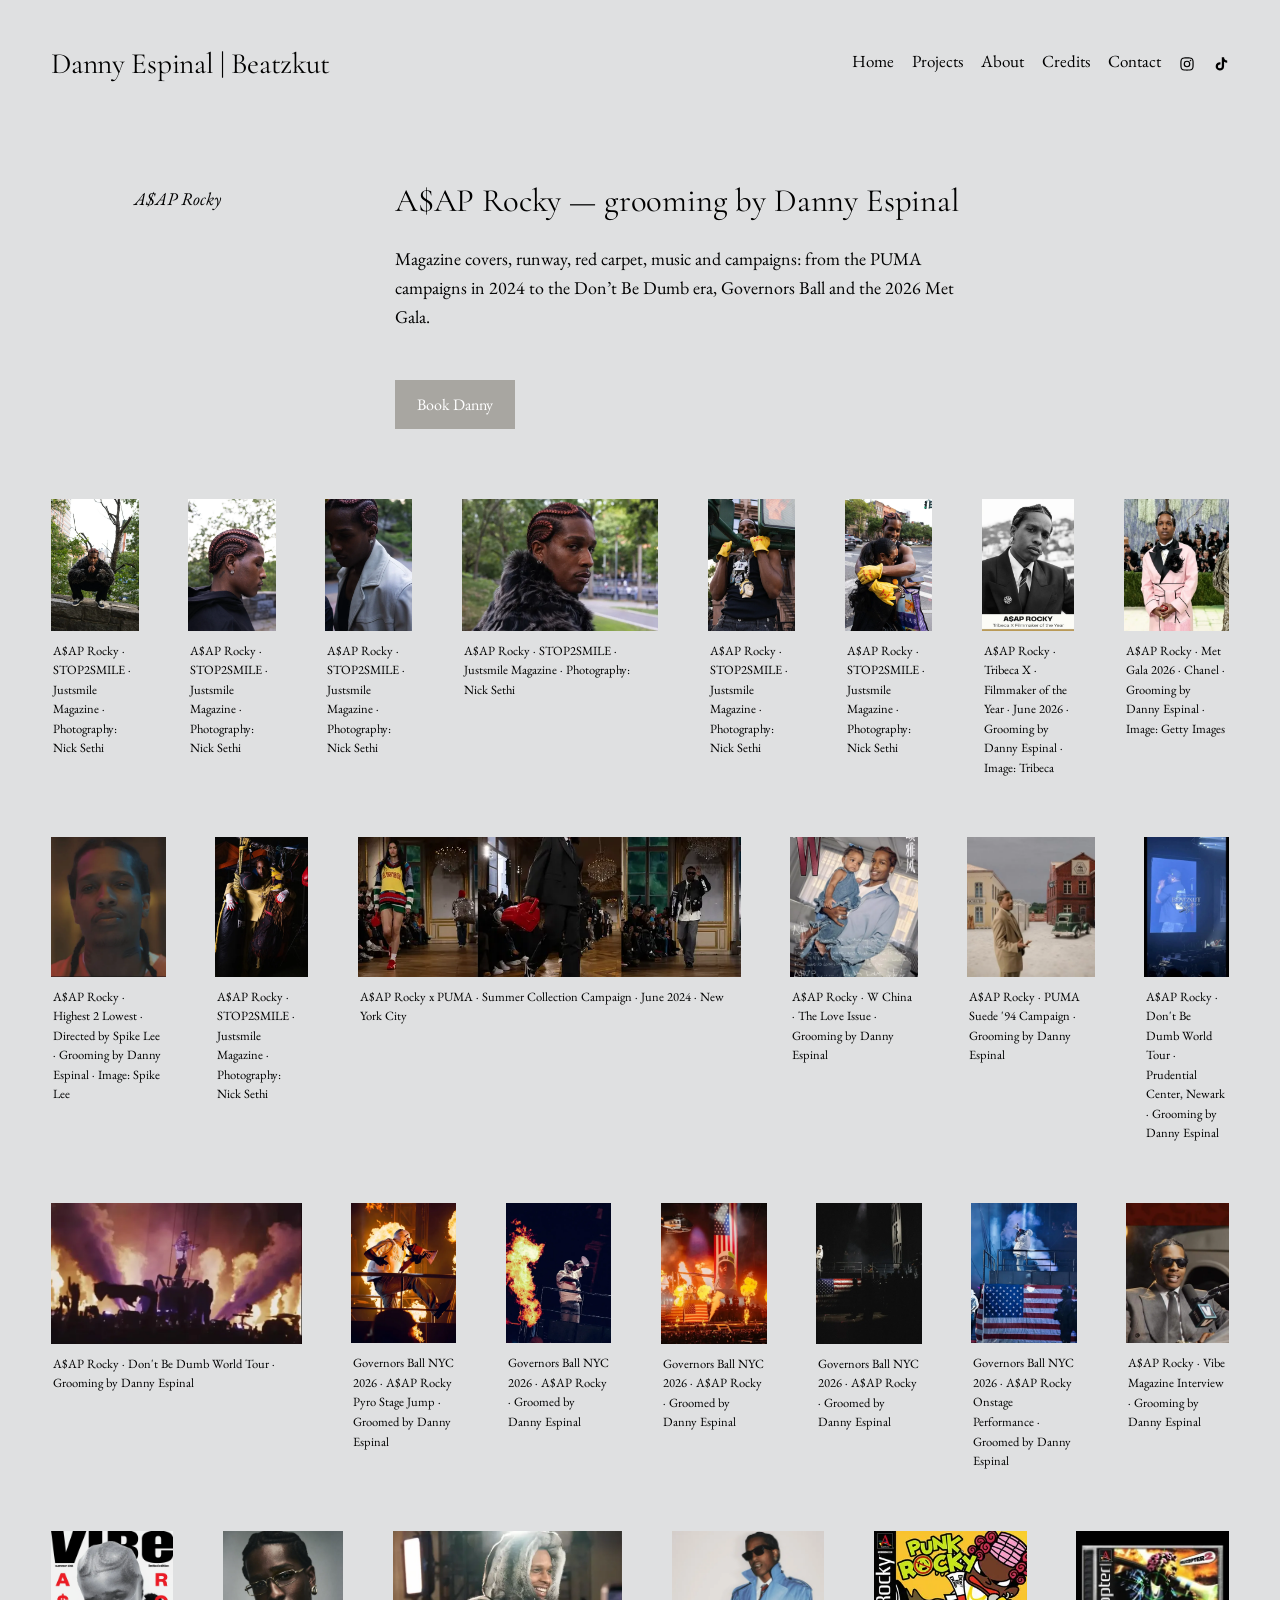
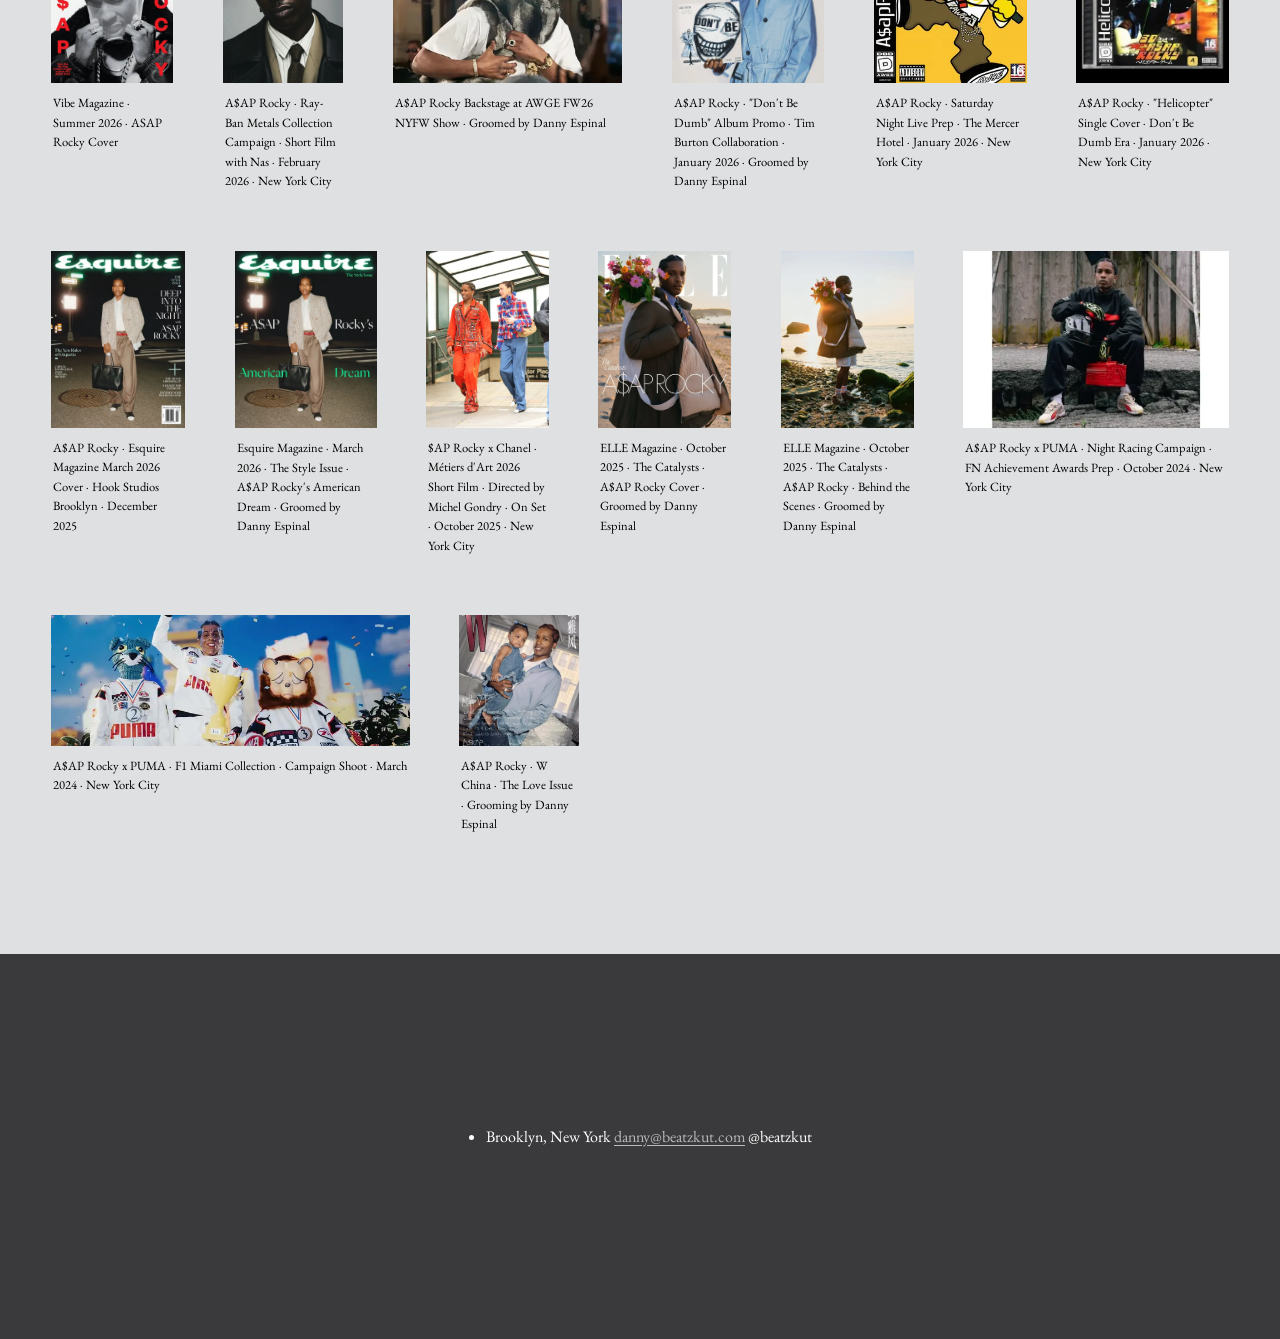
<file: asap-rocky/index.html>
<!doctype html>
<html lang="en">
<head>
<meta charset="utf-8">
<meta name="viewport" content="width=device-width, initial-scale=1">
<title>A$AP Rocky — Grooming by Danny Espinal | Beatzkut</title>
<meta name="description" content="A$AP Rocky&#x27;s barber and groomer Danny Espinal: Justsmile, Vibe, Esquire and ELLE covers, the Met Gala, Governors Ball, the Don&#x27;t Be Dumb era and PUMA campaigns.">
<link rel="canonical" href="https://www.beatzkut.com/asap-rocky/">
<meta property="og:site_name" content="Danny Espinal | Beatzkut">
<meta property="og:type" content="website">
<meta property="og:title" content="A$AP Rocky — Grooming by Danny Espinal | Beatzkut">
<meta property="og:description" content="A$AP Rocky&#x27;s barber and groomer Danny Espinal: Justsmile, Vibe, Esquire and ELLE covers, the Met Gala, Governors Ball, the Don&#x27;t Be Dumb era and PUMA campaigns.">
<meta property="og:url" content="https://www.beatzkut.com/asap-rocky/">
<meta property="og:image" content="https://www.beatzkut.com/img/og-share.jpg">
<meta property="og:image:width" content="1200"><meta property="og:image:height" content="630">
<meta name="twitter:card" content="summary_large_image">
<meta name="theme-color" content="#dfe0e1">
<link rel="icon" href="../img/favicon.png">
<link rel="preload" href="../fonts/cormorant-garamond-latin-400-normal.woff2" as="font" type="font/woff2" crossorigin>
<link rel="stylesheet" href="../style.css">
<script type="application/ld+json">{"@context": "https://schema.org", "@type": "Person", "name": "Danny Espinal", "jobTitle": "Celebrity barber and groomer", "url": "https://www.beatzkut.com/", "brand": {"@type": "Brand", "name": "Beatzkut"}, "address": {"@type": "PostalAddress", "addressLocality": "Brooklyn", "addressRegion": "NY", "addressCountry": "US"}, "email": "mailto:booking@beatzkut.com", "sameAs": ["https://www.instagram.com/beatzkut", "https://www.tiktok.com/@beatzkut"]}</script>

</head>
<body>
<a class="skip" href="#main">Skip to content</a>
<header class="site-header">
<a class="brand" href="../">Danny Espinal | Beatzkut</a>
<button class="menu-btn" aria-label="Open menu" aria-expanded="false" aria-controls="nav"><span></span><span></span></button>
<nav class="nav" id="nav" aria-label="Main"><a href="../">Home</a><a href="../projects/">Projects</a><a href="../about/">About</a><a href="../credits/">Credits</a><a href="../contact/">Contact</a>
<a class="icon" href="https://www.instagram.com/beatzkut" aria-label="Instagram" target="_blank" rel="noopener"><svg viewBox="0 0 24 24" aria-hidden="true"><path fill="currentColor" d="M12 7a5 5 0 1 0 0 10 5 5 0 0 0 0-10zm0 8.2a3.2 3.2 0 1 1 0-6.4 3.2 3.2 0 0 1 0 6.4zM17.3 5.5a1.2 1.2 0 1 0 0 2.4 1.2 1.2 0 0 0 0-2.4zM12 2c-2.7 0-3 0-4.1.1-3.6.2-5.6 2.2-5.8 5.8C2 9 2 9.3 2 12s0 3 .1 4.1c.2 3.6 2.2 5.6 5.8 5.8 1.1.1 1.4.1 4.1.1s3 0 4.1-.1c3.6-.2 5.6-2.2 5.8-5.8.1-1.1.1-1.4.1-4.1s0-3-.1-4.1c-.2-3.6-2.2-5.6-5.8-5.8C15 2 14.7 2 12 2zm0 1.8c2.7 0 3 0 4 .1 2.7.1 4 1.4 4.1 4.1.1 1 .1 1.3.1 4s0 3-.1 4c-.1 2.7-1.4 4-4.1 4.1-1 .1-1.3.1-4 .1s-3 0-4-.1c-2.7-.1-4-1.4-4.1-4.1-.1-1-.1-1.3-.1-4s0-3 .1-4C4 5.3 5.3 4 8 3.9c1-.1 1.3-.1 4-.1z"/></svg></a>
<a class="icon" href="https://www.tiktok.com/@beatzkut" aria-label="TikTok" target="_blank" rel="noopener"><svg viewBox="0 0 24 24" aria-hidden="true"><path fill="currentColor" d="M16.6 2h-3.4v13.6a2.9 2.9 0 1 1-2.9-2.9c.3 0 .6 0 .9.1V9.3a6.3 6.3 0 1 0 5.4 6.3V8.7a8.1 8.1 0 0 0 4.7 1.5V6.8A4.8 4.8 0 0 1 16.6 2z"/></svg></a>
</nav>
</header>
<main id="main">
<section class="row"><p class="label">A$AP Rocky</p><div class="body"><h1 class="lede">A$AP Rocky — grooming by Danny Espinal</h1>
<p class="intro">Magazine covers, runway, red carpet, music and campaigns: from the PUMA campaigns in 2024 to the Don’t Be Dumb era, Governors Ball and the 2026 Met Gala.</p>
<a class="btn" href="../contact/#book">Book Danny</a></div></section>
<div class="strip"><figure style="--r:0.667"><img src="../img/justsmile-stop2smile-16-efabe49258-640.webp" srcset="../img/justsmile-stop2smile-16-efabe49258-640.webp 640w, ../img/justsmile-stop2smile-16-efabe49258-1280.webp 1280w" sizes="(max-width:820px) 45vw, 18vw" width="1067" height="1600" alt="A$AP Rocky · STOP2SMILE · Justsmile Magazine · Photography: Nick Sethi" decoding="async"><figcaption>A$AP Rocky · STOP2SMILE · Justsmile Magazine · Photography: Nick Sethi</figcaption></figure><figure style="--r:0.667"><img src="../img/justsmile-stop2smile-13-ada6c70389-640.webp" srcset="../img/justsmile-stop2smile-13-ada6c70389-640.webp 640w, ../img/justsmile-stop2smile-13-ada6c70389-1280.webp 1280w" sizes="(max-width:820px) 45vw, 18vw" width="1334" height="2000" alt="A$AP Rocky · STOP2SMILE · Justsmile Magazine · Photography: Nick Sethi" decoding="async"><figcaption>A$AP Rocky · STOP2SMILE · Justsmile Magazine · Photography: Nick Sethi</figcaption></figure><figure style="--r:0.667"><img src="../img/justsmile-stop2smile-15-de2d229b20-640.webp" srcset="../img/justsmile-stop2smile-15-de2d229b20-640.webp 640w, ../img/justsmile-stop2smile-15-de2d229b20-1280.webp 1280w" sizes="(max-width:820px) 45vw, 18vw" width="1334" height="2000" alt="A$AP Rocky · STOP2SMILE · Justsmile Magazine · Photography: Nick Sethi" decoding="async"><figcaption>A$AP Rocky · STOP2SMILE · Justsmile Magazine · Photography: Nick Sethi</figcaption></figure><figure style="--r:1.499"><img src="../img/justsmile-stop2smile-10-f582f7e1d5-640.webp" srcset="../img/justsmile-stop2smile-10-f582f7e1d5-640.webp 640w, ../img/justsmile-stop2smile-10-f582f7e1d5-1280.webp 1280w" sizes="(max-width:820px) 45vw, 18vw" width="2000" height="1334" alt="A$AP Rocky · STOP2SMILE · Justsmile Magazine · Photography: Nick Sethi" decoding="async"><figcaption>A$AP Rocky · STOP2SMILE · Justsmile Magazine · Photography: Nick Sethi</figcaption></figure><figure style="--r:0.667"><img src="../img/justsmile-stop2smile-17-24dc12f644-640.webp" srcset="../img/justsmile-stop2smile-17-24dc12f644-640.webp 640w, ../img/justsmile-stop2smile-17-24dc12f644-1280.webp 1280w" sizes="(max-width:820px) 45vw, 18vw" width="1334" height="2000" alt="A$AP Rocky · STOP2SMILE · Justsmile Magazine · Photography: Nick Sethi" decoding="async"><figcaption>A$AP Rocky · STOP2SMILE · Justsmile Magazine · Photography: Nick Sethi</figcaption></figure><figure style="--r:0.667"><img src="../img/justsmile-stop2smile-11-a0f2f03c0e-640.webp" srcset="../img/justsmile-stop2smile-11-a0f2f03c0e-640.webp 640w, ../img/justsmile-stop2smile-11-a0f2f03c0e-1280.webp 1280w" sizes="(max-width:820px) 45vw, 18vw" width="1334" height="2000" alt="A$AP Rocky · STOP2SMILE · Justsmile Magazine · Photography: Nick Sethi" decoding="async"><figcaption>A$AP Rocky · STOP2SMILE · Justsmile Magazine · Photography: Nick Sethi</figcaption></figure><figure style="--r:0.708"><a href="https://www.instagram.com/reel/DZaltZFuL3Q/" target="_blank" rel="noopener"><img src="../img/tribeca-x-asap-rocky-7ca25b2663-640.webp" srcset="../img/tribeca-x-asap-rocky-7ca25b2663-640.webp 640w, ../img/tribeca-x-asap-rocky-7ca25b2663-1280.webp 1280w" sizes="(max-width:820px) 45vw, 18vw" width="811" height="1145" alt="A$AP Rocky · Tribeca X · Filmmaker of the Year · June 2026 · Grooming by Danny Espinal · Image: Tribeca" decoding="async"></a><figcaption>A$AP Rocky · Tribeca X · Filmmaker of the Year · June 2026 · Grooming by Danny Espinal · Image: Tribeca</figcaption></figure><figure style="--r:0.8"><img src="../img/asap-rocky-met-gala-2026-47ba94de17-640.webp" srcset="../img/asap-rocky-met-gala-2026-47ba94de17-640.webp 640w, ../img/asap-rocky-met-gala-2026-47ba94de17-1280.webp 1280w" sizes="(max-width:820px) 45vw, 18vw" width="1100" height="1375" alt="A$AP Rocky · Met Gala 2026 · Chanel · Grooming by Danny Espinal · Image: Getty Images" decoding="async"><figcaption>A$AP Rocky · Met Gala 2026 · Chanel · Grooming by Danny Espinal · Image: Getty Images</figcaption></figure><figure style="--r:0.82"><a href="https://www.instagram.com/reel/Db56ek-h89j/" target="_blank" rel="noopener"><img src="../img/asap-rocky-highest-2-lowest-ea82e35555-640.webp" srcset="../img/asap-rocky-highest-2-lowest-ea82e35555-640.webp 640w, ../img/asap-rocky-highest-2-lowest-ea82e35555-1280.webp 1280w" sizes="(max-width:820px) 45vw, 18vw" width="1050" height="1281" alt="A$AP Rocky · Highest 2 Lowest · Directed by Spike Lee · Grooming by Danny Espinal · Image: Spike Lee" loading="lazy" decoding="async"></a><figcaption>A$AP Rocky · Highest 2 Lowest · Directed by Spike Lee · Grooming by Danny Espinal · Image: Spike Lee</figcaption></figure><figure style="--r:0.667"><img src="../img/justsmile-stop2smile-07-322f6ab99a-640.webp" srcset="../img/justsmile-stop2smile-07-322f6ab99a-640.webp 640w, ../img/justsmile-stop2smile-07-322f6ab99a-1280.webp 1280w" sizes="(max-width:820px) 45vw, 18vw" width="1067" height="1600" alt="A$AP Rocky · STOP2SMILE · Justsmile Magazine · Photography: Nick Sethi" loading="lazy" decoding="async"><figcaption>A$AP Rocky · STOP2SMILE · Justsmile Magazine · Photography: Nick Sethi</figcaption></figure><figure style="--r:2.747"><a href="https://about.puma.com/en/newsroom/product-and-brand-news/2024/24-06-2024-aap-rocky-x-puma-footwear-accessories" target="_blank" rel="noopener"><img src="../img/ouma-asap-jun-6th-2024-212a7a9ed3-640.webp" srcset="../img/ouma-asap-jun-6th-2024-212a7a9ed3-640.webp 640w, ../img/ouma-asap-jun-6th-2024-212a7a9ed3-1280.webp 1280w" sizes="(max-width:820px) 45vw, 18vw" width="1920" height="699" alt="A$AP Rocky x PUMA · Summer Collection Campaign · June 2024 · New York City" loading="lazy" decoding="async"></a><figcaption>A$AP Rocky x PUMA · Summer Collection Campaign · June 2024 · New York City</figcaption></figure><figure style="--r:0.914"><a href="https://www.instagram.com/beatzkut/reel/DcwgA0GImGk/" target="_blank" rel="noopener"><img src="../img/w-mag-china-asap-rocky-76b7d2ef6b-640.webp" srcset="../img/w-mag-china-asap-rocky-76b7d2ef6b-640.webp 640w, ../img/w-mag-china-asap-rocky-76b7d2ef6b-1280.webp 1280w" sizes="(max-width:820px) 45vw, 18vw" width="747" height="817" alt="A$AP Rocky · W China · The Love Issue · Grooming by Danny Espinal" loading="lazy" decoding="async"></a><figcaption>A$AP Rocky · W China · The Love Issue · Grooming by Danny Espinal</figcaption></figure><figure style="--r:0.914"><a href="https://www.instagram.com/beatzkut/reel/Da0W2BEuqyh/" target="_blank" rel="noopener"><img src="../img/puma-suede-94-asap-rocky-5db92c46b5-640.webp" srcset="../img/puma-suede-94-asap-rocky-5db92c46b5-640.webp 640w, ../img/puma-suede-94-asap-rocky-5db92c46b5-1280.webp 1280w" sizes="(max-width:820px) 45vw, 18vw" width="747" height="817" alt="A$AP Rocky · PUMA Suede &#x27;94 Campaign · Grooming by Danny Espinal" loading="lazy" decoding="async"></a><figcaption>A$AP Rocky · PUMA Suede &#x27;94 Campaign · Grooming by Danny Espinal</figcaption></figure><figure style="--r:0.607"><a href="https://www.instagram.com/beatzkut/reel/Da294TohMPS/" target="_blank" rel="noopener"><img src="../img/dbd-prudential-47c58652be-640.webp" srcset="../img/dbd-prudential-47c58652be-640.webp 640w, ../img/dbd-prudential-47c58652be-1280.webp 1280w" sizes="(max-width:820px) 45vw, 18vw" width="500" height="824" alt="A$AP Rocky · Don&#x27;t Be Dumb World Tour · Prudential Center, Newark · Grooming by Danny Espinal" loading="lazy" decoding="async"></a><figcaption>A$AP Rocky · Don&#x27;t Be Dumb World Tour · Prudential Center, Newark · Grooming by Danny Espinal</figcaption></figure><figure style="--r:1.779"><a href="https://www.instagram.com/beatzkut/reel/DZyVjRfOCE6/" target="_blank" rel="noopener"><img src="../img/dbd-tour-2-45ab6282b8-640.webp" srcset="../img/dbd-tour-2-45ab6282b8-640.webp 640w, ../img/dbd-tour-2-45ab6282b8-1280.webp 1280w" sizes="(max-width:820px) 45vw, 18vw" width="900" height="506" alt="A$AP Rocky · Don&#x27;t Be Dumb World Tour · Grooming by Danny Espinal" loading="lazy" decoding="async"></a><figcaption>A$AP Rocky · Don&#x27;t Be Dumb World Tour · Grooming by Danny Espinal</figcaption></figure><figure style="--r:0.75"><a href="https://www.billboard.com/music/music-news/asap-rocky-gov-ball-2026-setlist-dont-be-dumb-rihanna-1236266259/" target="_blank" rel="noopener"><img src="../img/4d2a62d7-97bc-4bfb-a891-bdf1285c41c1-bc3903d7da-640.webp" srcset="../img/4d2a62d7-97bc-4bfb-a891-bdf1285c41c1-bc3903d7da-640.webp 640w, ../img/4d2a62d7-97bc-4bfb-a891-bdf1285c41c1-bc3903d7da-1280.webp 1280w" sizes="(max-width:820px) 45vw, 18vw" width="1080" height="1440" alt="Governors Ball NYC 2026 · A$AP Rocky Pyro Stage Jump · Groomed by Danny Espinal" loading="lazy" decoding="async"></a><figcaption>Governors Ball NYC 2026 · A$AP Rocky Pyro Stage Jump · Groomed by Danny Espinal</figcaption></figure><figure style="--r:0.75"><a href="https://www.billboard.com/music/music-news/asap-rocky-gov-ball-2026-setlist-dont-be-dumb-rihanna-1236266259/" target="_blank" rel="noopener"><img src="../img/e874622c-4a3f-4f76-98d2-2c7983e79710-4faa9ce4e2-640.webp" srcset="../img/e874622c-4a3f-4f76-98d2-2c7983e79710-4faa9ce4e2-640.webp 640w, ../img/e874622c-4a3f-4f76-98d2-2c7983e79710-4faa9ce4e2-1280.webp 1280w" sizes="(max-width:820px) 45vw, 18vw" width="913" height="1217" alt="Governors Ball NYC 2026 · A$AP Rocky · Groomed by Danny Espinal" loading="lazy" decoding="async"></a><figcaption>Governors Ball NYC 2026 · A$AP Rocky · Groomed by Danny Espinal</figcaption></figure><figure style="--r:0.752"><a href="https://www.billboard.com/music/music-news/asap-rocky-gov-ball-2026-setlist-dont-be-dumb-rihanna-1236266259/" target="_blank" rel="noopener"><img src="../img/65d4f508-4039-4758-8f5e-711a038c2b3a-31ca57940a-640.webp" srcset="../img/65d4f508-4039-4758-8f5e-711a038c2b3a-31ca57940a-640.webp 640w, ../img/65d4f508-4039-4758-8f5e-711a038c2b3a-31ca57940a-1280.webp 1280w" sizes="(max-width:820px) 45vw, 18vw" width="1080" height="1437" alt="Governors Ball NYC 2026 · A$AP Rocky · Groomed by Danny Espinal" loading="lazy" decoding="async"></a><figcaption>Governors Ball NYC 2026 · A$AP Rocky · Groomed by Danny Espinal</figcaption></figure><figure style="--r:0.752"><a href="https://www.billboard.com/music/music-news/asap-rocky-gov-ball-2026-setlist-dont-be-dumb-rihanna-1236266259/" target="_blank" rel="noopener"><img src="../img/0ff4cfe8-a518-4571-a086-bdf5f1927eef-63ca01c085-640.webp" srcset="../img/0ff4cfe8-a518-4571-a086-bdf5f1927eef-63ca01c085-640.webp 640w, ../img/0ff4cfe8-a518-4571-a086-bdf5f1927eef-63ca01c085-1280.webp 1280w" sizes="(max-width:820px) 45vw, 18vw" width="1080" height="1437" alt="Governors Ball NYC 2026 · A$AP Rocky · Groomed by Danny Espinal" loading="lazy" decoding="async"></a><figcaption>Governors Ball NYC 2026 · A$AP Rocky · Groomed by Danny Espinal</figcaption></figure><figure style="--r:0.75"><a href="https://www.billboard.com/music/music-news/asap-rocky-gov-ball-2026-setlist-dont-be-dumb-rihanna-1236266259/" target="_blank" rel="noopener"><img src="../img/cbee4e94-6f1a-4baf-aca9-9446523f7e09-dd5c00df48-640.webp" srcset="../img/cbee4e94-6f1a-4baf-aca9-9446523f7e09-dd5c00df48-640.webp 640w, ../img/cbee4e94-6f1a-4baf-aca9-9446523f7e09-dd5c00df48-1280.webp 1280w" sizes="(max-width:820px) 45vw, 18vw" width="1080" height="1440" alt="Governors Ball NYC 2026 · A$AP Rocky Onstage Performance · Groomed by Danny Espinal" loading="lazy" decoding="async"></a><figcaption>Governors Ball NYC 2026 · A$AP Rocky Onstage Performance · Groomed by Danny Espinal</figcaption></figure><figure style="--r:0.728"><a href="https://www.instagram.com/beatzkut/p/DaDoTAeuX1-/" target="_blank" rel="noopener"><img src="../img/vibe-interview-0d206dc8cb-640.webp" srcset="../img/vibe-interview-0d206dc8cb-640.webp 640w, ../img/vibe-interview-0d206dc8cb-1280.webp 1280w" sizes="(max-width:820px) 45vw, 18vw" width="600" height="824" alt="A$AP Rocky · Vibe Magazine Interview · Grooming by Danny Espinal" loading="lazy" decoding="async"></a><figcaption>A$AP Rocky · Vibe Magazine Interview · Grooming by Danny Espinal</figcaption></figure><figure style="--r:0.8"><a href="https://www.vibe.com/features/editorial/asap-rocky-cover-story-dont-be-dumb-fatherhood-fashion-1235174811/" target="_blank" rel="noopener"><img src="../img/vibe-cover-740ca9839f-640.webp" srcset="../img/vibe-cover-740ca9839f-640.webp 640w, ../img/vibe-cover-740ca9839f-1280.webp 1280w" sizes="(max-width:820px) 45vw, 18vw" width="1350" height="1688" alt="Vibe Magazine · Summer 2026 · ASAP Rocky Cover" loading="lazy" decoding="async"></a><figcaption>Vibe Magazine · Summer 2026 · ASAP Rocky Cover</figcaption></figure><figure style="--r:0.789"><a href="https://www.nssmag.com/en/fashion/44486/asap-rocky-rayban-metal-collection" target="_blank" rel="noopener"><img src="../img/rayban-cover-verticale-v2-e60581728c-640.webp" srcset="../img/rayban-cover-verticale-v2-e60581728c-640.webp 640w, ../img/rayban-cover-verticale-v2-e60581728c-1280.webp 1280w" sizes="(max-width:820px) 45vw, 18vw" width="800" height="1014" alt="A$AP Rocky · Ray-Ban Metals Collection Campaign · Short Film with Nas · February 2026 · New York City" loading="lazy" decoding="async"></a><figcaption>A$AP Rocky · Ray-Ban Metals Collection Campaign · Short Film with Nas · February 2026 · New York City</figcaption></figure><figure style="--r:1.502"><a href="https://highxtar.com/en/aap-rocky-transforms-backstage-into-a-spectacle-with-awge-fw26-at-nyfw/" target="_blank" rel="noopener"><img src="../img/thumb-awge-fw26-973x648-png-b723c957e8-640.webp" srcset="../img/thumb-awge-fw26-973x648-png-b723c957e8-640.webp 640w, ../img/thumb-awge-fw26-973x648-png-b723c957e8-1280.webp 1280w" sizes="(max-width:820px) 45vw, 18vw" width="973" height="648" alt="A$AP Rocky Backstage at AWGE FW26 NYFW Show · Groomed by Danny Espinal" loading="lazy" decoding="async"></a><figcaption>A$AP Rocky Backstage at AWGE FW26 NYFW Show · Groomed by Danny Espinal</figcaption></figure><figure style="--r:1.0"><a href="https://deadline.com/2025/12/aap-rocky-tim-burton-illustrated-dont-be-dumb-album-artwork-1236652062/" target="_blank" rel="noopener"><img src="../img/a2616f80-c19a-4935-9115-ce1237b55254-8c27822cd4-640.webp" srcset="../img/a2616f80-c19a-4935-9115-ce1237b55254-8c27822cd4-640.webp 640w, ../img/a2616f80-c19a-4935-9115-ce1237b55254-8c27822cd4-1280.webp 1280w" sizes="(max-width:820px) 45vw, 18vw" width="1440" height="1440" alt="A$AP Rocky · &quot;Don&#x27;t Be Dumb&quot; Album Promo · Tim Burton Collaboration · January 2026 · Groomed by Danny Espinal" loading="lazy" decoding="async"></a><figcaption>A$AP Rocky · &quot;Don&#x27;t Be Dumb&quot; Album Promo · Tim Burton Collaboration · January 2026 · Groomed by Danny Espinal</figcaption></figure><figure style="--r:1.0"><a href="https://en.wikipedia.org/wiki/Punk_Rocky" target="_blank" rel="noopener"><img src="../img/asap-rocky-punk-rocky-single-cover-953f7373ab-640.webp" srcset="../img/asap-rocky-punk-rocky-single-cover-953f7373ab-640.webp 640w, ../img/asap-rocky-punk-rocky-single-cover-953f7373ab-1280.webp 1280w" sizes="(max-width:820px) 45vw, 18vw" width="250" height="250" alt="A$AP Rocky · Saturday Night Live Prep · The Mercer Hotel · January 2026 · New York City" loading="lazy" decoding="async"></a><figcaption>A$AP Rocky · Saturday Night Live Prep · The Mercer Hotel · January 2026 · New York City</figcaption></figure><figure style="--r:1.0"><a href="https://thesource.com/2026/01/12/asap-rocky-helicopters-new-single/" target="_blank" rel="noopener"><img src="../img/asap-rocky-helicopter-single-cover-e92ec36b8f-640.webp" srcset="../img/asap-rocky-helicopter-single-cover-e92ec36b8f-640.webp 640w, ../img/asap-rocky-helicopter-single-cover-e92ec36b8f-1280.webp 1280w" sizes="(max-width:820px) 45vw, 18vw" width="316" height="316" alt="A$AP Rocky · &quot;Helicopter&quot; Single Cover · Don&#x27;t Be Dumb Era · January 2026 · New York City" loading="lazy" decoding="async"></a><figcaption>A$AP Rocky · &quot;Helicopter&quot; Single Cover · Don&#x27;t Be Dumb Era · January 2026 · New York City</figcaption></figure><figure style="--r:0.758"><a href="https://tomandlorenzo.com/2026/01/aap-rocky-covers-esquires-march-issue/" target="_blank" rel="noopener"><img src="../img/aap-rocky-esquire-march-2026-issue-cover-0f659e7141-640.webp" srcset="../img/aap-rocky-esquire-march-2026-issue-cover-0f659e7141-640.webp 640w, ../img/aap-rocky-esquire-march-2026-issue-cover-0f659e7141-1280.webp 1280w" sizes="(max-width:820px) 45vw, 18vw" width="700" height="923" alt="A$AP Rocky · Esquire Magazine March 2026 Cover · Hook Studios Brooklyn · December 2025" loading="lazy" decoding="async"></a><figcaption>A$AP Rocky · Esquire Magazine March 2026 Cover · Hook Studios Brooklyn · December 2025</figcaption></figure><figure style="--r:0.8"><img src="../img/c05e3daf-c73e-4e01-bb81-438c8d7ff14a-370286383b-640.webp" srcset="../img/c05e3daf-c73e-4e01-bb81-438c8d7ff14a-370286383b-640.webp 640w, ../img/c05e3daf-c73e-4e01-bb81-438c8d7ff14a-370286383b-1280.webp 1280w" sizes="(max-width:820px) 45vw, 18vw" width="1440" height="1800" alt="Esquire Magazine · March 2026 · The Style Issue · A$AP Rocky&#x27;s American Dream · Groomed by Danny Espinal" loading="lazy" decoding="async"><figcaption>Esquire Magazine · March 2026 · The Style Issue · A$AP Rocky&#x27;s American Dream · Groomed by Danny Espinal</figcaption></figure><figure style="--r:0.694"><a href="https://wwd.com/pop-culture/culture-news/aap-rocky-margaret-qualley-chanel-proposal-campaign-1238328248/" target="_blank" rel="noopener"><img src="../img/gettyimages-2243382202-25ccfe0f0d-640.webp" srcset="../img/gettyimages-2243382202-25ccfe0f0d-640.webp 640w, ../img/gettyimages-2243382202-25ccfe0f0d-1280.webp 1280w" sizes="(max-width:820px) 45vw, 18vw" width="2048" height="2951" alt="$AP Rocky x Chanel · Métiers d&#x27;Art 2026 Short Film · Directed by Michel Gondry · On Set · October 2025 · New York City" loading="lazy" decoding="async"></a><figcaption>$AP Rocky x Chanel · Métiers d&#x27;Art 2026 Short Film · Directed by Michel Gondry · On Set · October 2025 · New York City</figcaption></figure><figure style="--r:0.75"><a href="https://tomandlorenzo.com/2025/09/aap-rocky-covers-elles-october-2025-issue-talks-his-new-album-fatherhood-his-vindication-in-court-and-more/" target="_blank" rel="noopener"><img src="../img/8ce231dd-aacf-4450-9373-8840e6814abf-5f1a37435d-640.webp" srcset="../img/8ce231dd-aacf-4450-9373-8840e6814abf-5f1a37435d-640.webp 640w, ../img/8ce231dd-aacf-4450-9373-8840e6814abf-5f1a37435d-1280.webp 1280w" sizes="(max-width:820px) 45vw, 18vw" width="1440" height="1920" alt="ELLE Magazine · October 2025 · The Catalysts · A$AP Rocky Cover · Groomed by Danny Espinal" loading="lazy" decoding="async"></a><figcaption>ELLE Magazine · October 2025 · The Catalysts · A$AP Rocky Cover · Groomed by Danny Espinal</figcaption></figure><figure style="--r:0.75"><img src="../img/d8fe2f1b-f3df-4f37-898f-be6d446cf9b9-b2e2a3e25f-640.webp" srcset="../img/d8fe2f1b-f3df-4f37-898f-be6d446cf9b9-b2e2a3e25f-640.webp 640w, ../img/d8fe2f1b-f3df-4f37-898f-be6d446cf9b9-b2e2a3e25f-1280.webp 1280w" sizes="(max-width:820px) 45vw, 18vw" width="1080" height="1440" alt="ELLE Magazine · October 2025 · The Catalysts · A$AP Rocky · Behind the Scenes · Groomed by Danny Espinal" loading="lazy" decoding="async"><figcaption>ELLE Magazine · October 2025 · The Catalysts · A$AP Rocky · Behind the Scenes · Groomed by Danny Espinal</figcaption></figure><figure style="--r:1.5"><a href="https://www.billboard.com/music/rb-hip-hop/asap-rocky-puma-2024-collaboration-of-the-year-footwear-news-achievement-awards-1235828868/" target="_blank" rel="noopener"><img src="../img/asap-rocky-courtesy-of-puma-24-billboard-11cb3ca4a0-640.webp" srcset="../img/asap-rocky-courtesy-of-puma-24-billboard-11cb3ca4a0-640.webp 640w, ../img/asap-rocky-courtesy-of-puma-24-billboard-11cb3ca4a0-1280.webp 1280w" sizes="(max-width:820px) 45vw, 18vw" width="681" height="454" alt="A$AP Rocky x PUMA · Night Racing Campaign · FN Achievement Awards Prep · October 2024 · New York City" loading="lazy" decoding="async"></a><figcaption>A$AP Rocky x PUMA · Night Racing Campaign · FN Achievement Awards Prep · October 2024 · New York City</figcaption></figure><figure style="--r:2.747"><a href="https://about.puma.com/en/newsroom/product-and-brand-news/2024/30-04-2024-aap-rocky-and-puma-drop-newest-motorsport-inspired" target="_blank" rel="noopener"><img src="../img/puma-asap-rocky-ffbbfb50db-640.webp" srcset="../img/puma-asap-rocky-ffbbfb50db-640.webp 640w, ../img/puma-asap-rocky-ffbbfb50db-1280.webp 1280w" sizes="(max-width:820px) 45vw, 18vw" width="1920" height="699" alt="A$AP Rocky x PUMA · F1 Miami Collection · Campaign Shoot · March 2024 · New York City" loading="lazy" decoding="async"></a><figcaption>A$AP Rocky x PUMA · F1 Miami Collection · Campaign Shoot · March 2024 · New York City</figcaption></figure><figure style="--r:0.914"><img src="../img/w-mag-china-asap-rocky-6eb272e8d6-640.webp" srcset="../img/w-mag-china-asap-rocky-6eb272e8d6-640.webp 640w, ../img/w-mag-china-asap-rocky-6eb272e8d6-1280.webp 1280w" sizes="(max-width:820px) 45vw, 18vw" width="747" height="817" alt="A$AP Rocky · W China · The Love Issue · Grooming by Danny Espinal" loading="lazy" decoding="async"><figcaption>A$AP Rocky · W China · The Love Issue · Grooming by Danny Espinal</figcaption></figure></div>
</main>
<footer class="site-footer"><ul><li>Brooklyn, New York <a href="mailto:danny@beatzkut.com">danny@beatzkut.com</a> @beatzkut</li></ul></footer>
<script>(function(){var m=document.querySelector('.masonry');if(!m)return;var items=[].slice.call(m.children),last=0;function lay(){var w=innerWidth,n=w<=820?2:w<=1100?4:5;if(n===last)return;last=n;m.classList.add('js');m.innerHTML='';var cols=[],h=[];for(var i=0;i<n;i++){var c=document.createElement('div');c.className='col';m.appendChild(c);cols.push(c);h.push(0)}items.forEach(function(it){var im=it.querySelector('img'),r=im.height/im.width+0.12,k=h.indexOf(Math.min.apply(null,h));cols[k].appendChild(it);h[k]+=r})}lay();addEventListener('resize',lay)})();</script>
<script>document.querySelector('.menu-btn').addEventListener('click',function(){var n=document.getElementById('nav'),o=n.classList.toggle('open');this.setAttribute('aria-expanded',o);this.setAttribute('aria-label',o?'Close menu':'Open menu')});</script>
</body>
</html>
</file>
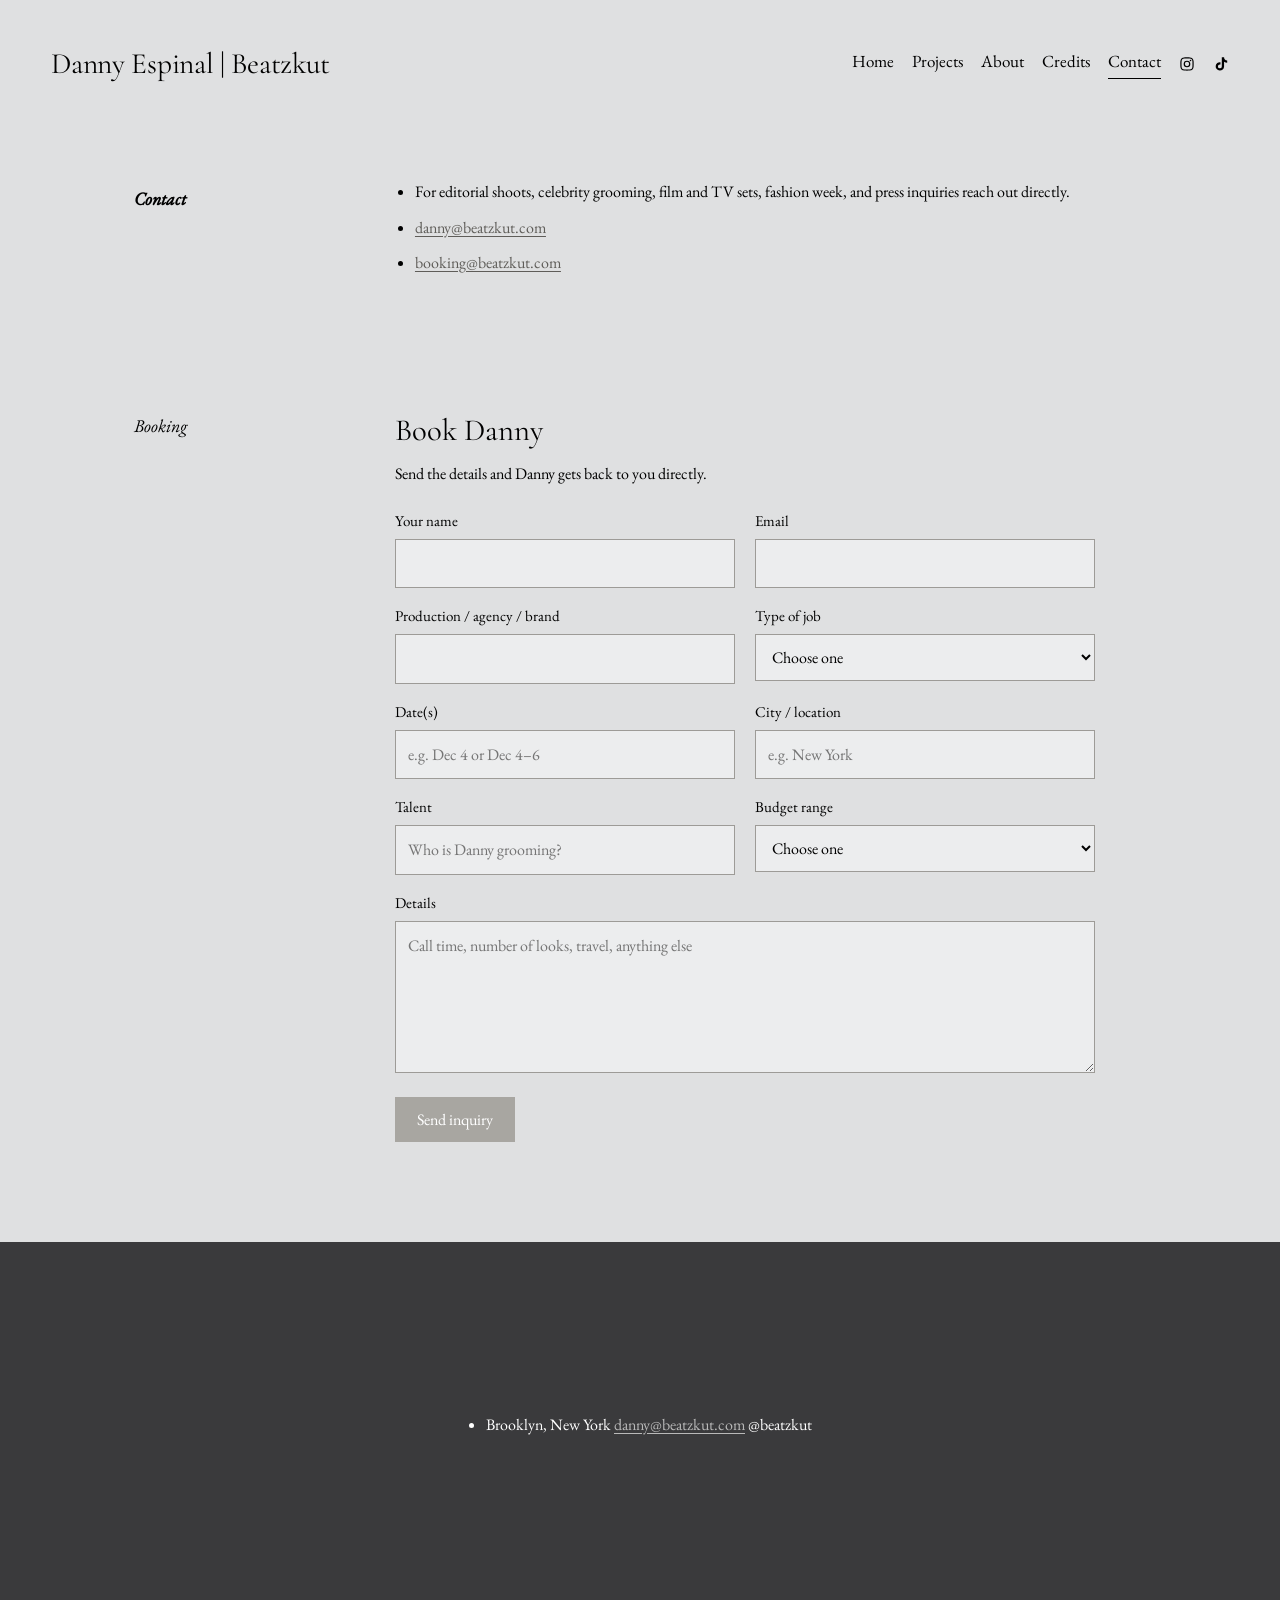
<file: contact/index.html>
<!doctype html>
<html lang="en">
<head>
<meta charset="utf-8">
<meta name="viewport" content="width=device-width, initial-scale=1">
<title>Contact — Danny Espinal | Beatzkut</title>
<meta name="description" content="Book celebrity barber Danny Espinal for editorial shoots, celebrity grooming, film and TV sets, and fashion week. Reach Beatzkut directly at booking@beatzkut.com.">
<link rel="canonical" href="https://www.beatzkut.com/contact/">
<meta property="og:site_name" content="Danny Espinal | Beatzkut">
<meta property="og:type" content="website">
<meta property="og:title" content="Contact — Danny Espinal | Beatzkut">
<meta property="og:description" content="Book celebrity barber Danny Espinal for editorial shoots, celebrity grooming, film and TV sets, and fashion week. Reach Beatzkut directly at booking@beatzkut.com.">
<meta property="og:url" content="https://www.beatzkut.com/contact/">
<meta property="og:image" content="https://www.beatzkut.com/img/og-share.jpg">
<meta property="og:image:width" content="1200"><meta property="og:image:height" content="630">
<meta name="twitter:card" content="summary_large_image">
<meta name="theme-color" content="#dfe0e1">
<link rel="icon" href="../img/favicon.png">
<link rel="preload" href="../fonts/cormorant-garamond-latin-400-normal.woff2" as="font" type="font/woff2" crossorigin>
<link rel="stylesheet" href="../style.css">
<script type="application/ld+json">{"@context": "https://schema.org", "@type": "Person", "name": "Danny Espinal", "jobTitle": "Celebrity barber and groomer", "url": "https://www.beatzkut.com/", "brand": {"@type": "Brand", "name": "Beatzkut"}, "address": {"@type": "PostalAddress", "addressLocality": "Brooklyn", "addressRegion": "NY", "addressCountry": "US"}, "email": "mailto:booking@beatzkut.com", "sameAs": ["https://www.instagram.com/beatzkut", "https://www.tiktok.com/@beatzkut"]}</script>

</head>
<body>
<a class="skip" href="#main">Skip to content</a>
<header class="site-header">
<a class="brand" href="../">Danny Espinal | Beatzkut</a>
<button class="menu-btn" aria-label="Open menu" aria-expanded="false" aria-controls="nav"><span></span><span></span></button>
<nav class="nav" id="nav" aria-label="Main"><a href="../">Home</a><a href="../projects/">Projects</a><a href="../about/">About</a><a href="../credits/">Credits</a><a href="../contact/" aria-current=page>Contact</a>
<a class="icon" href="https://www.instagram.com/beatzkut" aria-label="Instagram" target="_blank" rel="noopener"><svg viewBox="0 0 24 24" aria-hidden="true"><path fill="currentColor" d="M12 7a5 5 0 1 0 0 10 5 5 0 0 0 0-10zm0 8.2a3.2 3.2 0 1 1 0-6.4 3.2 3.2 0 0 1 0 6.4zM17.3 5.5a1.2 1.2 0 1 0 0 2.4 1.2 1.2 0 0 0 0-2.4zM12 2c-2.7 0-3 0-4.1.1-3.6.2-5.6 2.2-5.8 5.8C2 9 2 9.3 2 12s0 3 .1 4.1c.2 3.6 2.2 5.6 5.8 5.8 1.1.1 1.4.1 4.1.1s3 0 4.1-.1c3.6-.2 5.6-2.2 5.8-5.8.1-1.1.1-1.4.1-4.1s0-3-.1-4.1c-.2-3.6-2.2-5.6-5.8-5.8C15 2 14.7 2 12 2zm0 1.8c2.7 0 3 0 4 .1 2.7.1 4 1.4 4.1 4.1.1 1 .1 1.3.1 4s0 3-.1 4c-.1 2.7-1.4 4-4.1 4.1-1 .1-1.3.1-4 .1s-3 0-4-.1c-2.7-.1-4-1.4-4.1-4.1-.1-1-.1-1.3-.1-4s0-3 .1-4C4 5.3 5.3 4 8 3.9c1-.1 1.3-.1 4-.1z"/></svg></a>
<a class="icon" href="https://www.tiktok.com/@beatzkut" aria-label="TikTok" target="_blank" rel="noopener"><svg viewBox="0 0 24 24" aria-hidden="true"><path fill="currentColor" d="M16.6 2h-3.4v13.6a2.9 2.9 0 1 1-2.9-2.9c.3 0 .6 0 .9.1V9.3a6.3 6.3 0 1 0 5.4 6.3V8.7a8.1 8.1 0 0 0 4.7 1.5V6.8A4.8 4.8 0 0 1 16.6 2z"/></svg></a>
</nav>
</header>
<main id="main">
<section class="row"><h1 class="label">Contact</h1><div class="body">
<ul class="contact-list"><li>For editorial shoots, celebrity grooming, film and TV sets, fashion week, and press inquiries reach out directly.</li><li><a href="mailto:danny@beatzkut.com">danny@beatzkut.com</a></li><li><a href="mailto:booking@beatzkut.com">booking@beatzkut.com</a></li></ul>

</div></section><section class="row"><p class="label">Booking</p><div class="body"><form class="book" id="book" novalidate>
<h2 class="lede-sm">Book Danny</h2>
<p class="form-note">Send the details and Danny gets back to you directly.</p>
<div class="grid2">
<label for="f-name">Your name<input id="f-name" name="name" autocomplete="name" required></label>
<label for="f-email">Email<input id="f-email" name="email" type="email" autocomplete="email" required></label>
<label for="f-co">Production / agency / brand<input id="f-co" name="company" autocomplete="organization"></label>
<label for="f-type">Type of job<select id="f-type" name="type" required><option value="">Choose one</option><option>Editorial / magazine shoot</option><option>Fashion week / runway</option><option>Red carpet / event</option><option>Film / TV set</option><option>Music video / tour</option><option>Brand campaign</option><option>Private client</option><option>Other</option></select></label>
<label for="f-date">Date(s)<input id="f-date" name="date" placeholder="e.g. Dec 4 or Dec 4–6"></label>
<label for="f-city">City / location<input id="f-city" name="city" placeholder="e.g. New York"></label>
<label for="f-talent">Talent<input id="f-talent" name="talent" placeholder="Who is Danny grooming?"></label>
<label for="f-budget">Budget range<select id="f-budget" name="budget"><option value="">Choose one</option><option>Under $1,000</option><option>$1,000–$2,500</option><option>$2,500–$5,000</option><option>$5,000+</option><option>Day rate to discuss</option></select></label>
</div>
<label for="f-msg">Details<textarea id="f-msg" name="details" rows="5" placeholder="Call time, number of looks, travel, anything else"></textarea></label>
<button class="btn" type="submit">Send inquiry</button>
<p class="form-status" id="f-status" role="status"></p>
</form>
<script>(function(){var f=document.getElementById('book');f.addEventListener('submit',function(e){e.preventDefault();var s=document.getElementById('f-status');if(!f.name.value||!f.email.value||!f.type.value){s.textContent='Please add your name, email and the type of job.';return}var v=function(n){return f[n].value.trim()||'-'};var body='Name: '+v('name')+'\nEmail: '+v('email')+'\nCompany: '+v('company')+'\nType of job: '+v('type')+'\nDate(s): '+v('date')+'\nCity: '+v('city')+'\nTalent: '+v('talent')+'\nBudget: '+v('budget')+'\n\n'+v('details');var sub='Booking inquiry: '+f.type.value+(f.date.value?' ('+f.date.value+')':'');location.href='mailto:booking@beatzkut.com?subject='+encodeURIComponent(sub)+'&body='+encodeURIComponent(body);s.textContent='Your email app is opening with everything filled in. Press Send there to finish. If nothing opens, email booking@beatzkut.com.'})})();</script></div></section>
</main>
<footer class="site-footer"><ul><li>Brooklyn, New York <a href="mailto:danny@beatzkut.com">danny@beatzkut.com</a> @beatzkut</li></ul></footer>
<script>(function(){var m=document.querySelector('.masonry');if(!m)return;var items=[].slice.call(m.children),last=0;function lay(){var w=innerWidth,n=w<=820?2:w<=1100?4:5;if(n===last)return;last=n;m.classList.add('js');m.innerHTML='';var cols=[],h=[];for(var i=0;i<n;i++){var c=document.createElement('div');c.className='col';m.appendChild(c);cols.push(c);h.push(0)}items.forEach(function(it){var im=it.querySelector('img'),r=im.height/im.width+0.12,k=h.indexOf(Math.min.apply(null,h));cols[k].appendChild(it);h[k]+=r})}lay();addEventListener('resize',lay)})();</script>
<script>document.querySelector('.menu-btn').addEventListener('click',function(){var n=document.getElementById('nav'),o=n.classList.toggle('open');this.setAttribute('aria-expanded',o);this.setAttribute('aria-label',o?'Close menu':'Open menu')});</script>
</body>
</html>
</file>
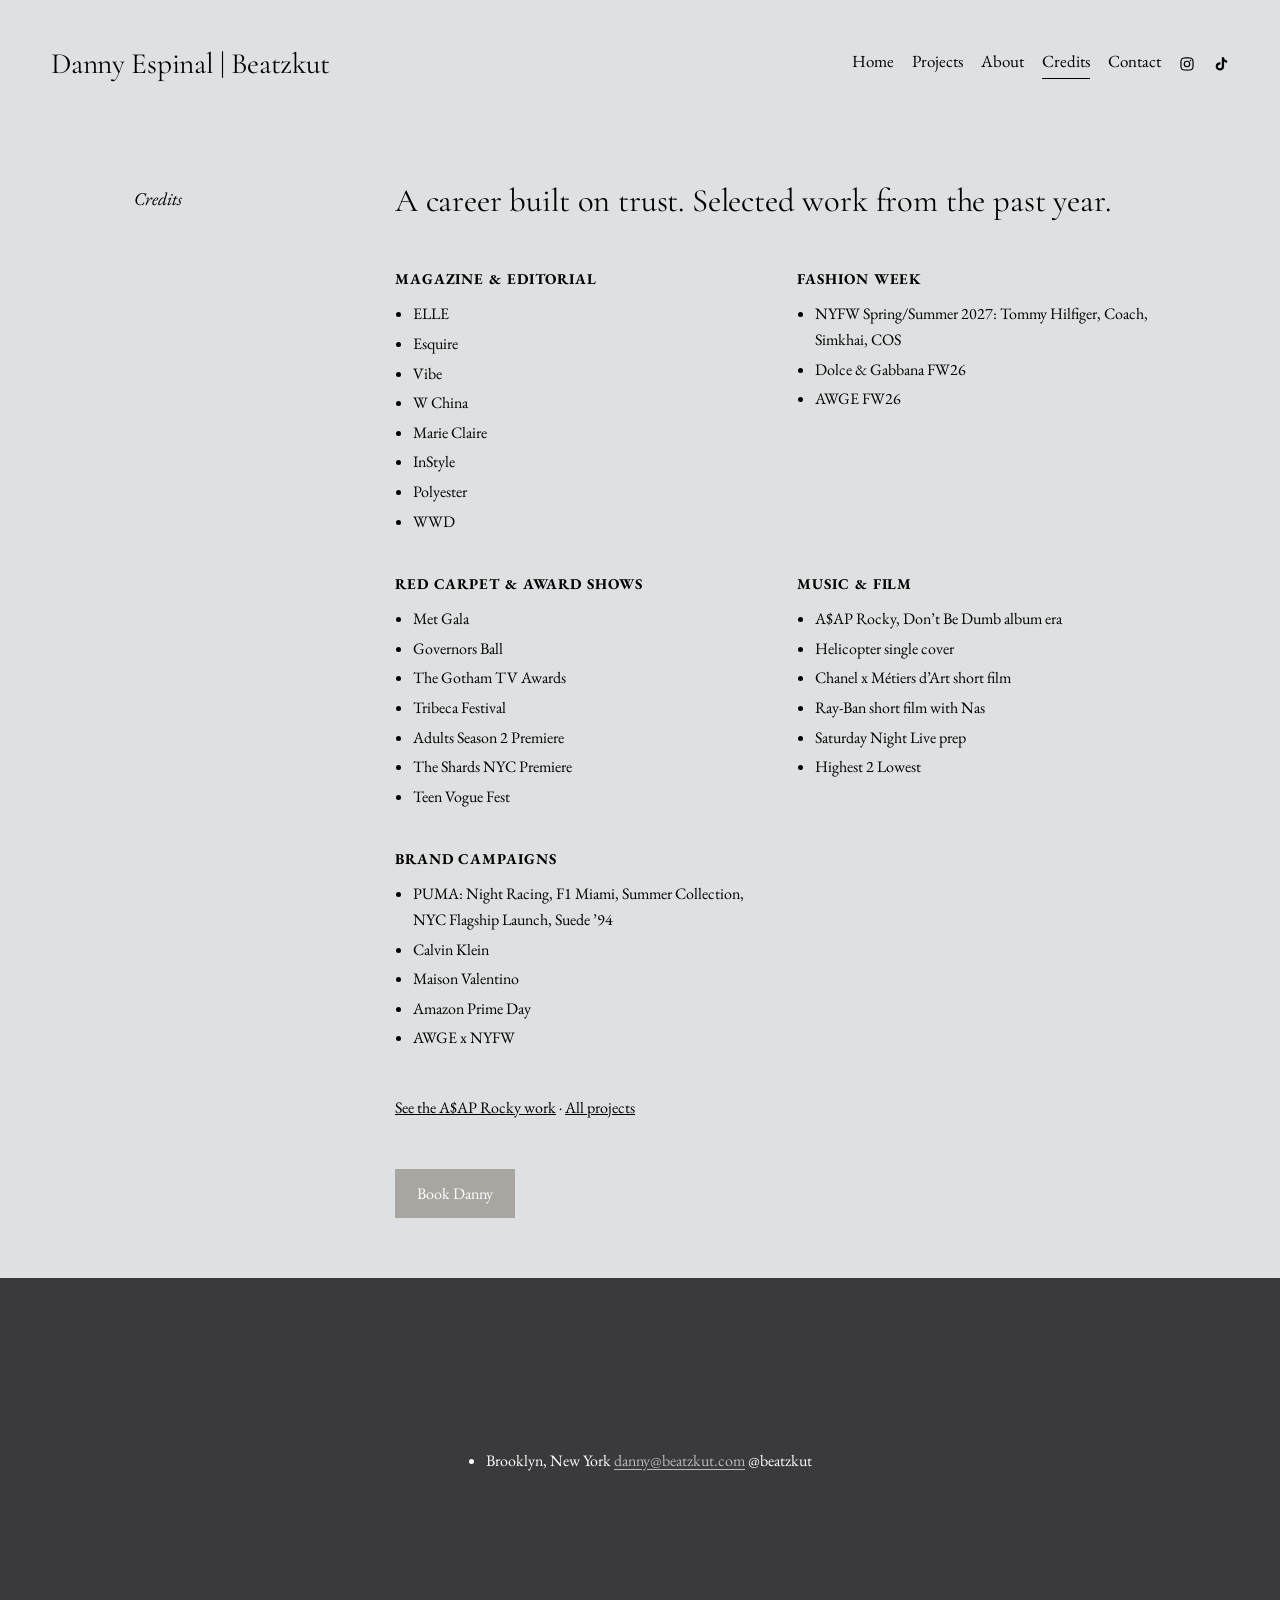
<file: credits/index.html>
<!doctype html>
<html lang="en">
<head>
<meta charset="utf-8">
<meta name="viewport" content="width=device-width, initial-scale=1">
<title>Credits — Danny Espinal | Beatzkut</title>
<meta name="description" content="Selected work and credits for celebrity barber Danny Espinal: ELLE, Esquire, and Vibe magazine covers, the Met Gala and Governors Ball, and grooming for A$AP Rocky&#x27;s music, film, and PUMA campaigns.">
<link rel="canonical" href="https://www.beatzkut.com/credits/">
<meta property="og:site_name" content="Danny Espinal | Beatzkut">
<meta property="og:type" content="website">
<meta property="og:title" content="Credits — Danny Espinal | Beatzkut">
<meta property="og:description" content="Selected work and credits for celebrity barber Danny Espinal: ELLE, Esquire, and Vibe magazine covers, the Met Gala and Governors Ball, and grooming for A$AP Rocky&#x27;s music, film, and PUMA campaigns.">
<meta property="og:url" content="https://www.beatzkut.com/credits/">
<meta property="og:image" content="https://www.beatzkut.com/img/og-share.jpg">
<meta property="og:image:width" content="1200"><meta property="og:image:height" content="630">
<meta name="twitter:card" content="summary_large_image">
<meta name="theme-color" content="#dfe0e1">
<link rel="icon" href="../img/favicon.png">
<link rel="preload" href="../fonts/cormorant-garamond-latin-400-normal.woff2" as="font" type="font/woff2" crossorigin>
<link rel="stylesheet" href="../style.css">
<script type="application/ld+json">{"@context": "https://schema.org", "@type": "Person", "name": "Danny Espinal", "jobTitle": "Celebrity barber and groomer", "url": "https://www.beatzkut.com/", "brand": {"@type": "Brand", "name": "Beatzkut"}, "address": {"@type": "PostalAddress", "addressLocality": "Brooklyn", "addressRegion": "NY", "addressCountry": "US"}, "email": "mailto:booking@beatzkut.com", "sameAs": ["https://www.instagram.com/beatzkut", "https://www.tiktok.com/@beatzkut"]}</script>

</head>
<body>
<a class="skip" href="#main">Skip to content</a>
<header class="site-header">
<a class="brand" href="../">Danny Espinal | Beatzkut</a>
<button class="menu-btn" aria-label="Open menu" aria-expanded="false" aria-controls="nav"><span></span><span></span></button>
<nav class="nav" id="nav" aria-label="Main"><a href="../">Home</a><a href="../projects/">Projects</a><a href="../about/">About</a><a href="../credits/" aria-current=page>Credits</a><a href="../contact/">Contact</a>
<a class="icon" href="https://www.instagram.com/beatzkut" aria-label="Instagram" target="_blank" rel="noopener"><svg viewBox="0 0 24 24" aria-hidden="true"><path fill="currentColor" d="M12 7a5 5 0 1 0 0 10 5 5 0 0 0 0-10zm0 8.2a3.2 3.2 0 1 1 0-6.4 3.2 3.2 0 0 1 0 6.4zM17.3 5.5a1.2 1.2 0 1 0 0 2.4 1.2 1.2 0 0 0 0-2.4zM12 2c-2.7 0-3 0-4.1.1-3.6.2-5.6 2.2-5.8 5.8C2 9 2 9.3 2 12s0 3 .1 4.1c.2 3.6 2.2 5.6 5.8 5.8 1.1.1 1.4.1 4.1.1s3 0 4.1-.1c3.6-.2 5.6-2.2 5.8-5.8.1-1.1.1-1.4.1-4.1s0-3-.1-4.1c-.2-3.6-2.2-5.6-5.8-5.8C15 2 14.7 2 12 2zm0 1.8c2.7 0 3 0 4 .1 2.7.1 4 1.4 4.1 4.1.1 1 .1 1.3.1 4s0 3-.1 4c-.1 2.7-1.4 4-4.1 4.1-1 .1-1.3.1-4 .1s-3 0-4-.1c-2.7-.1-4-1.4-4.1-4.1-.1-1-.1-1.3-.1-4s0-3 .1-4C4 5.3 5.3 4 8 3.9c1-.1 1.3-.1 4-.1z"/></svg></a>
<a class="icon" href="https://www.tiktok.com/@beatzkut" aria-label="TikTok" target="_blank" rel="noopener"><svg viewBox="0 0 24 24" aria-hidden="true"><path fill="currentColor" d="M16.6 2h-3.4v13.6a2.9 2.9 0 1 1-2.9-2.9c.3 0 .6 0 .9.1V9.3a6.3 6.3 0 1 0 5.4 6.3V8.7a8.1 8.1 0 0 0 4.7 1.5V6.8A4.8 4.8 0 0 1 16.6 2z"/></svg></a>
</nav>
</header>
<main id="main">
<section class="row"><p class="label">Credits</p><div class="body" style="max-width:860px">
<h1 class="lede">A career built on trust. Selected work from the past year.</h1>
<div class="credits"><div class="credit"><h2>Magazine &amp; Editorial</h2><ul><li>ELLE</li><li>Esquire</li><li>Vibe</li><li>W China</li><li>Marie Claire</li><li>InStyle</li><li>Polyester</li><li>WWD</li></ul></div><div class="credit"><h2>Fashion Week</h2><ul><li>NYFW Spring/Summer 2027: Tommy Hilfiger, Coach, Simkhai, COS</li><li>Dolce &amp; Gabbana FW26</li><li>AWGE FW26</li></ul></div><div class="credit"><h2>Red Carpet &amp; Award Shows</h2><ul><li>Met Gala</li><li>Governors Ball</li><li>The Gotham TV Awards</li><li>Tribeca Festival</li><li>Adults Season 2 Premiere</li><li>The Shards NYC Premiere</li><li>Teen Vogue Fest</li></ul></div><div class="credit"><h2>Music &amp; Film</h2><ul><li>A$AP Rocky, Don’t Be Dumb album era</li><li>Helicopter single cover</li><li>Chanel x Métiers d’Art short film</li><li>Ray-Ban short film with Nas</li><li>Saturday Night Live prep</li><li>Highest 2 Lowest</li></ul></div><div class="credit"><h2>Brand Campaigns</h2><ul><li>PUMA: Night Racing, F1 Miami, Summer Collection, NYC Flagship Launch, Suede ’94</li><li>Calvin Klein</li><li>Maison Valentino</li><li>Amazon Prime Day</li><li>AWGE x NYFW</li></ul></div></div>
<p class="credits-more"><a href="../asap-rocky/">See the A$AP Rocky work</a> · <a href="../projects/">All projects</a></p>
<a class="btn" href="../contact/#book">Book Danny</a>
</div></section>
</main>
<footer class="site-footer"><ul><li>Brooklyn, New York <a href="mailto:danny@beatzkut.com">danny@beatzkut.com</a> @beatzkut</li></ul></footer>
<script>(function(){var m=document.querySelector('.masonry');if(!m)return;var items=[].slice.call(m.children),last=0;function lay(){var w=innerWidth,n=w<=820?2:w<=1100?4:5;if(n===last)return;last=n;m.classList.add('js');m.innerHTML='';var cols=[],h=[];for(var i=0;i<n;i++){var c=document.createElement('div');c.className='col';m.appendChild(c);cols.push(c);h.push(0)}items.forEach(function(it){var im=it.querySelector('img'),r=im.height/im.width+0.12,k=h.indexOf(Math.min.apply(null,h));cols[k].appendChild(it);h[k]+=r})}lay();addEventListener('resize',lay)})();</script>
<script>document.querySelector('.menu-btn').addEventListener('click',function(){var n=document.getElementById('nav'),o=n.classList.toggle('open');this.setAttribute('aria-expanded',o);this.setAttribute('aria-label',o?'Close menu':'Open menu')});</script>
</body>
</html>
</file>
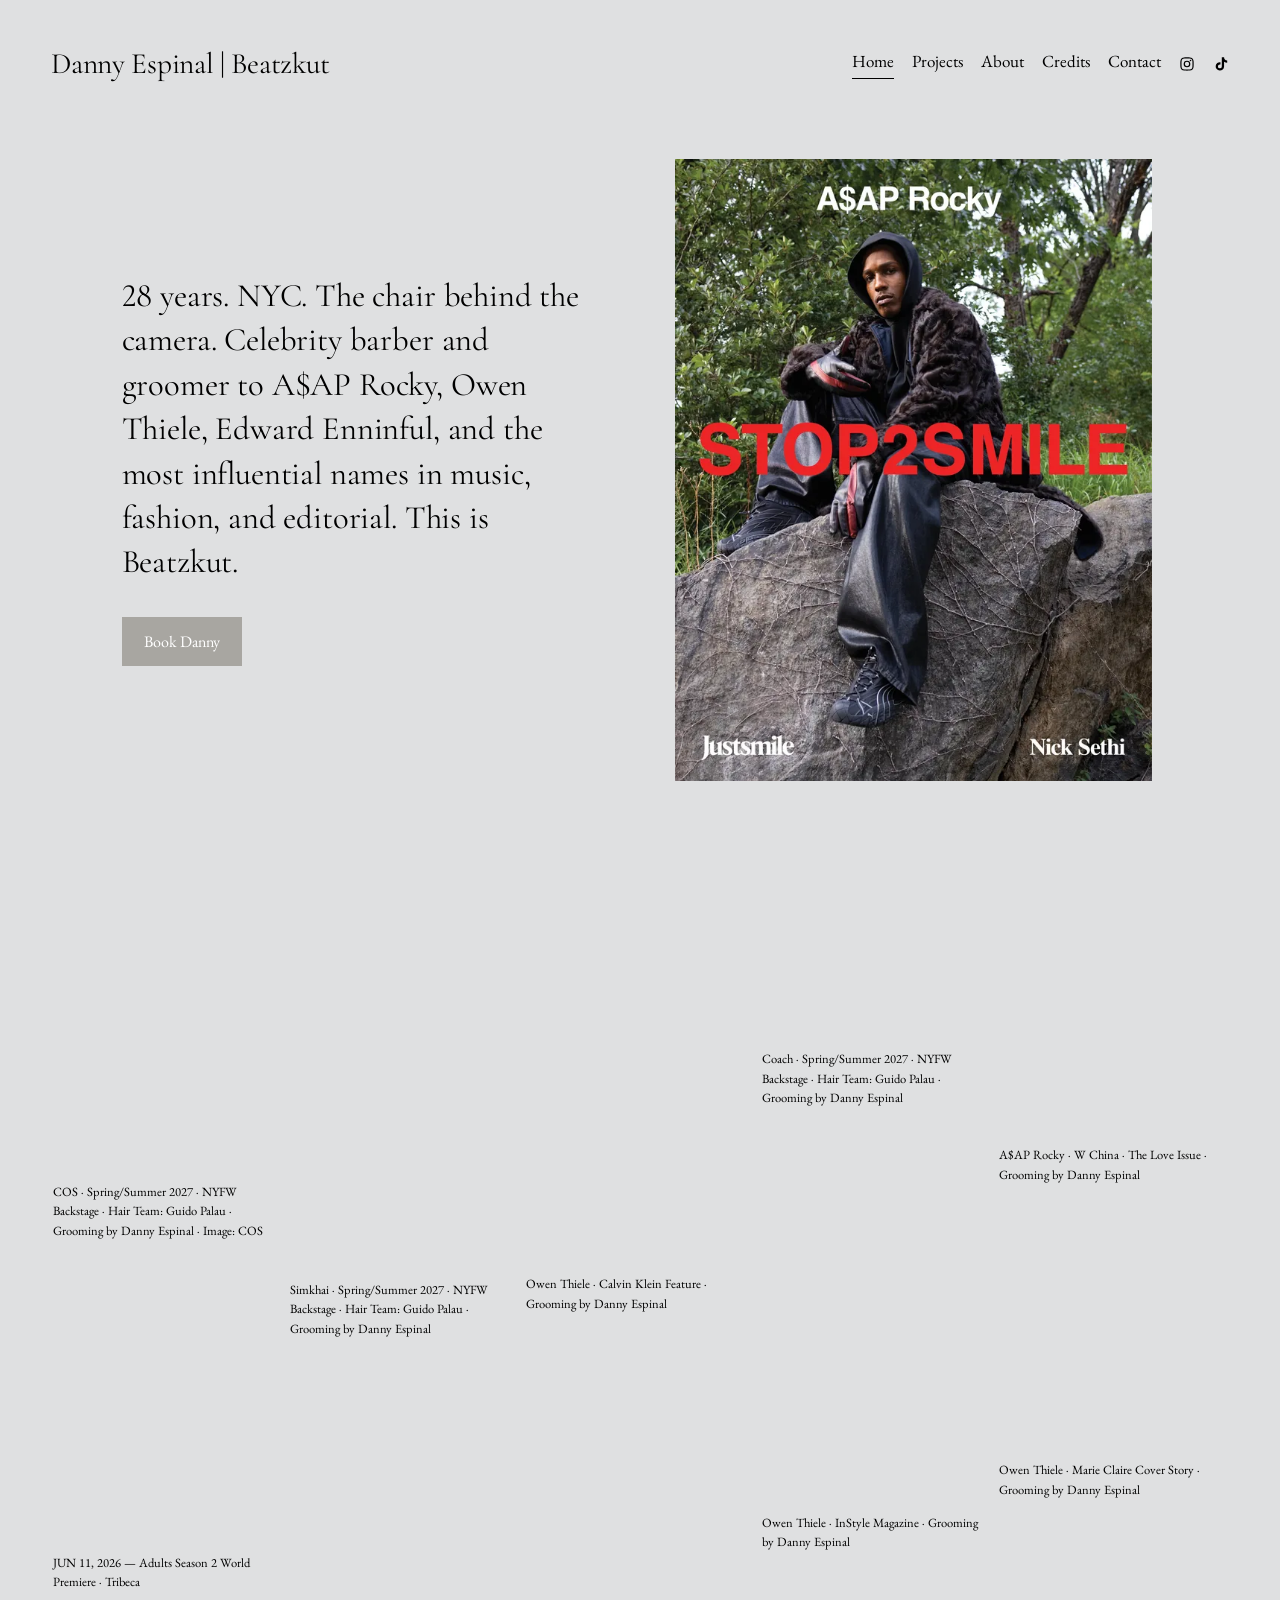
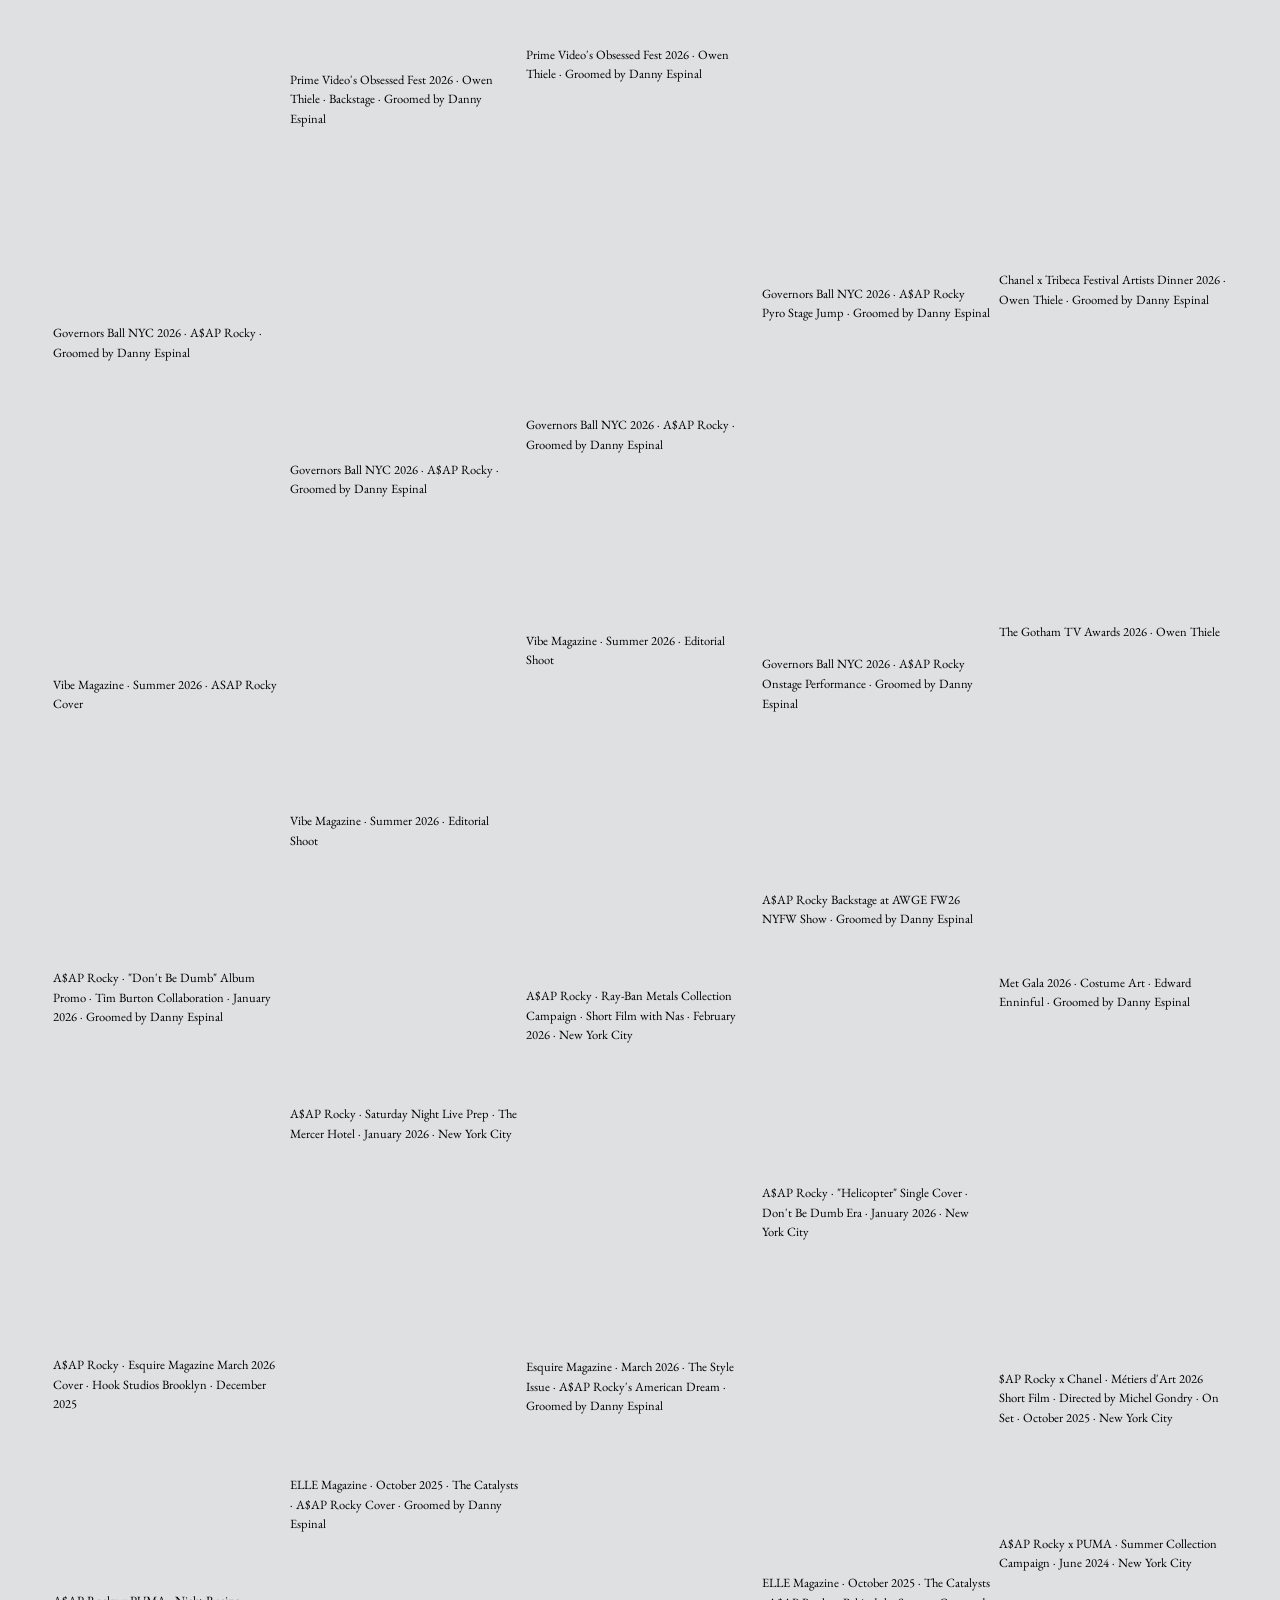
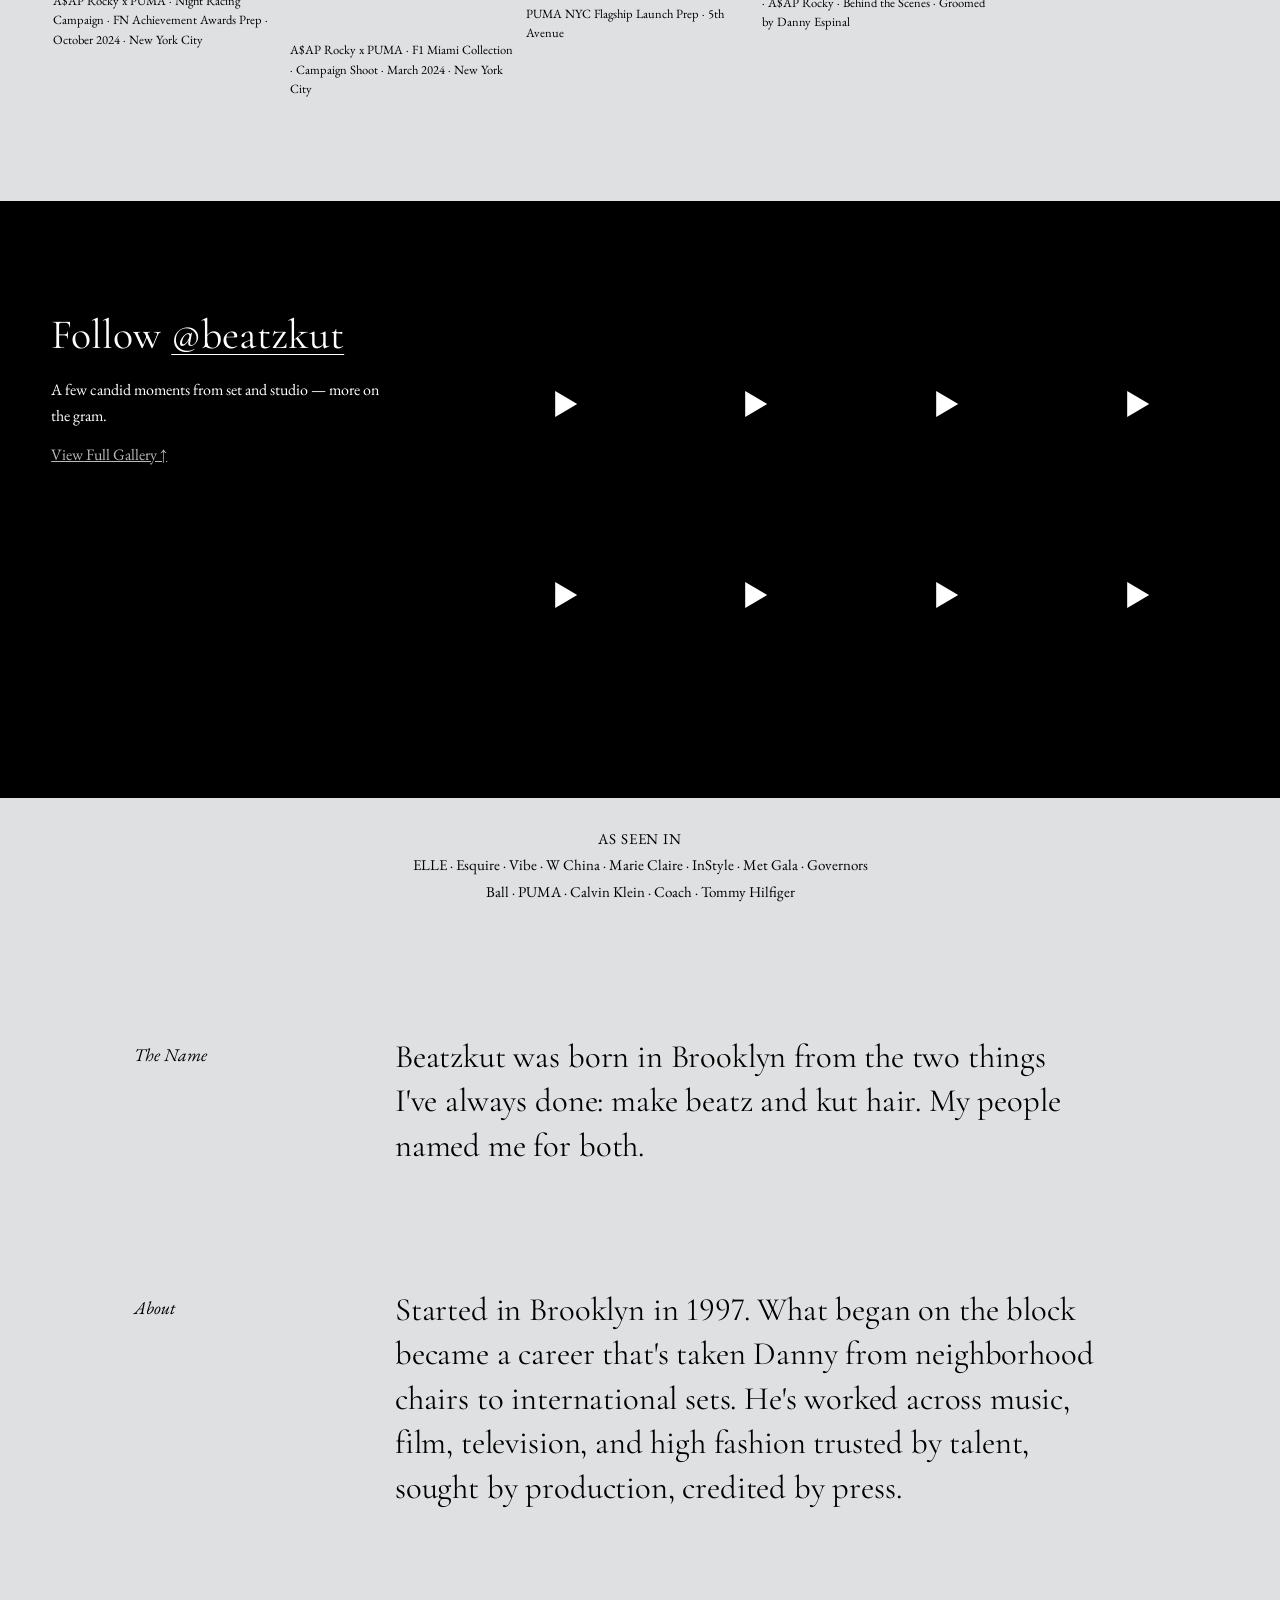
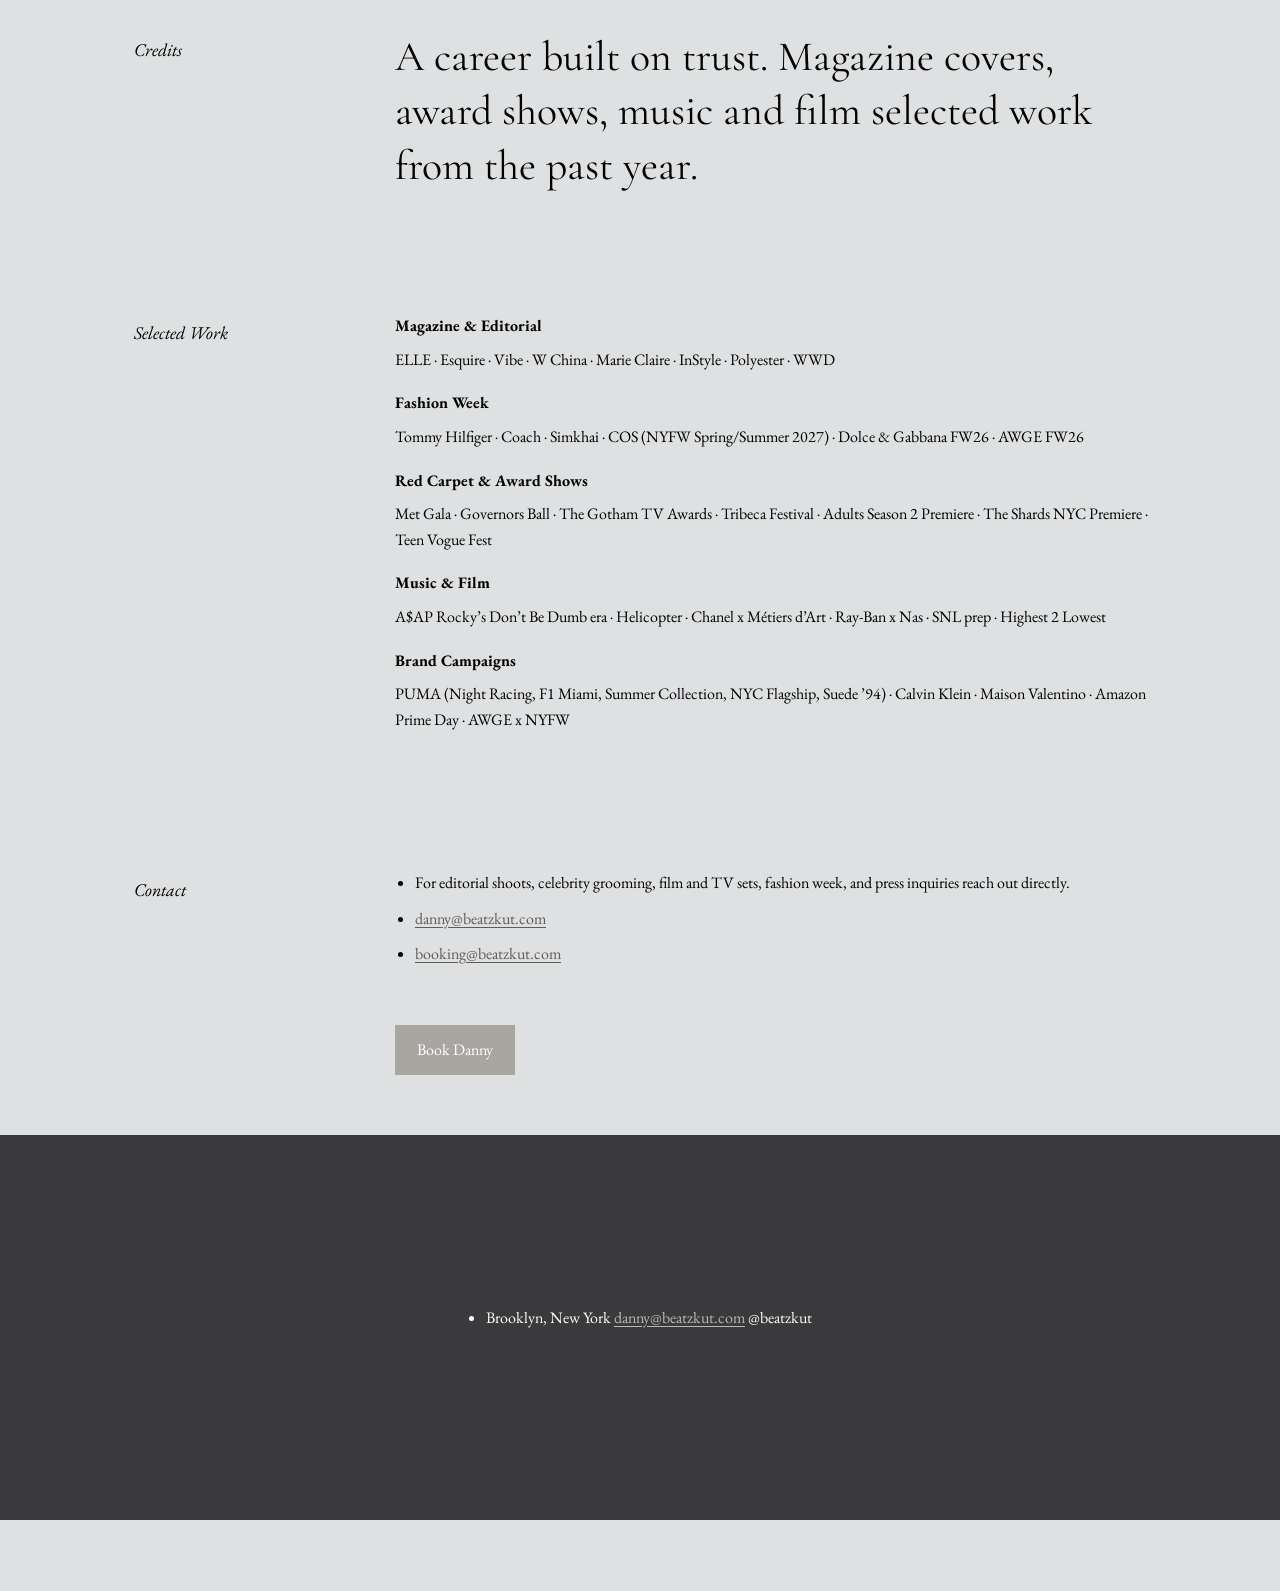
<file: home/index.html>
<!doctype html><meta charset="utf-8"><title>Redirecting…</title><link rel="canonical" href="https://www.beatzkut.com/"><meta http-equiv="refresh" content="0; url=/"><a href="/">Continue to beatzkut.com</a>
</file>
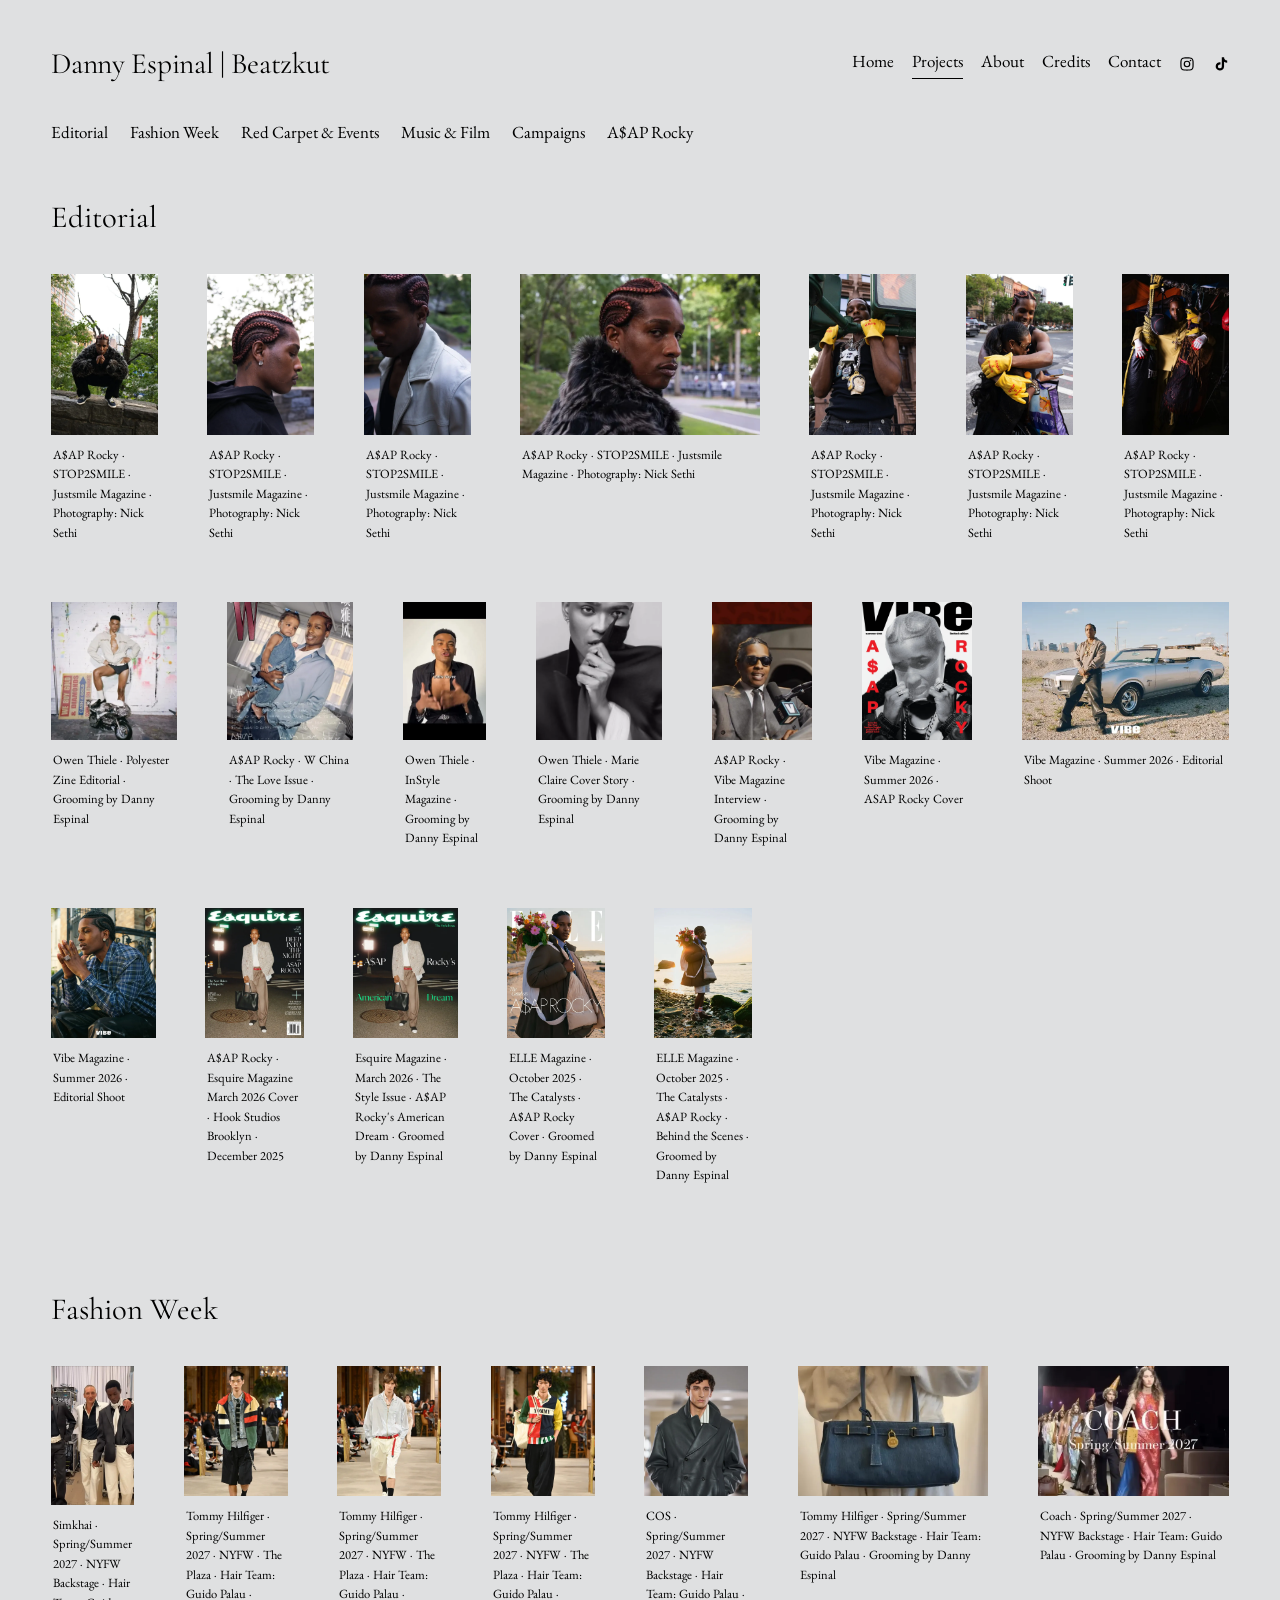
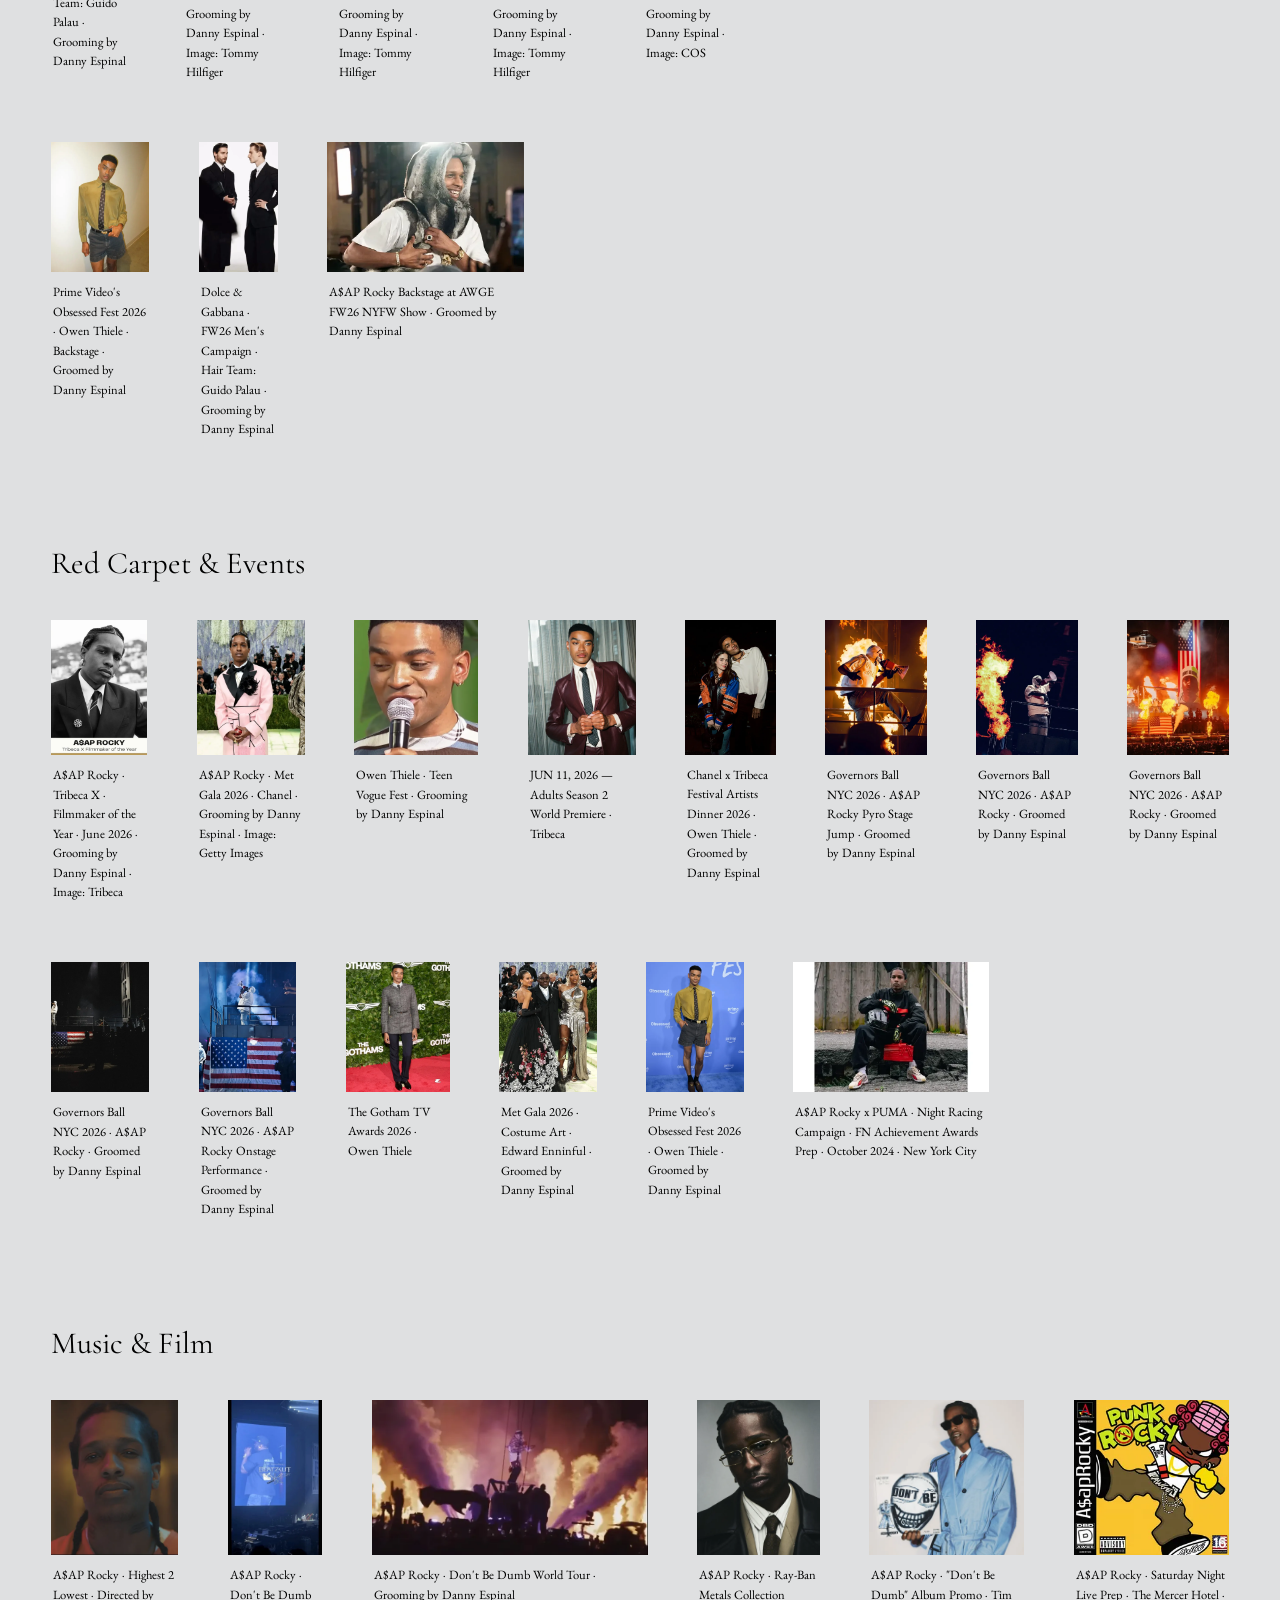
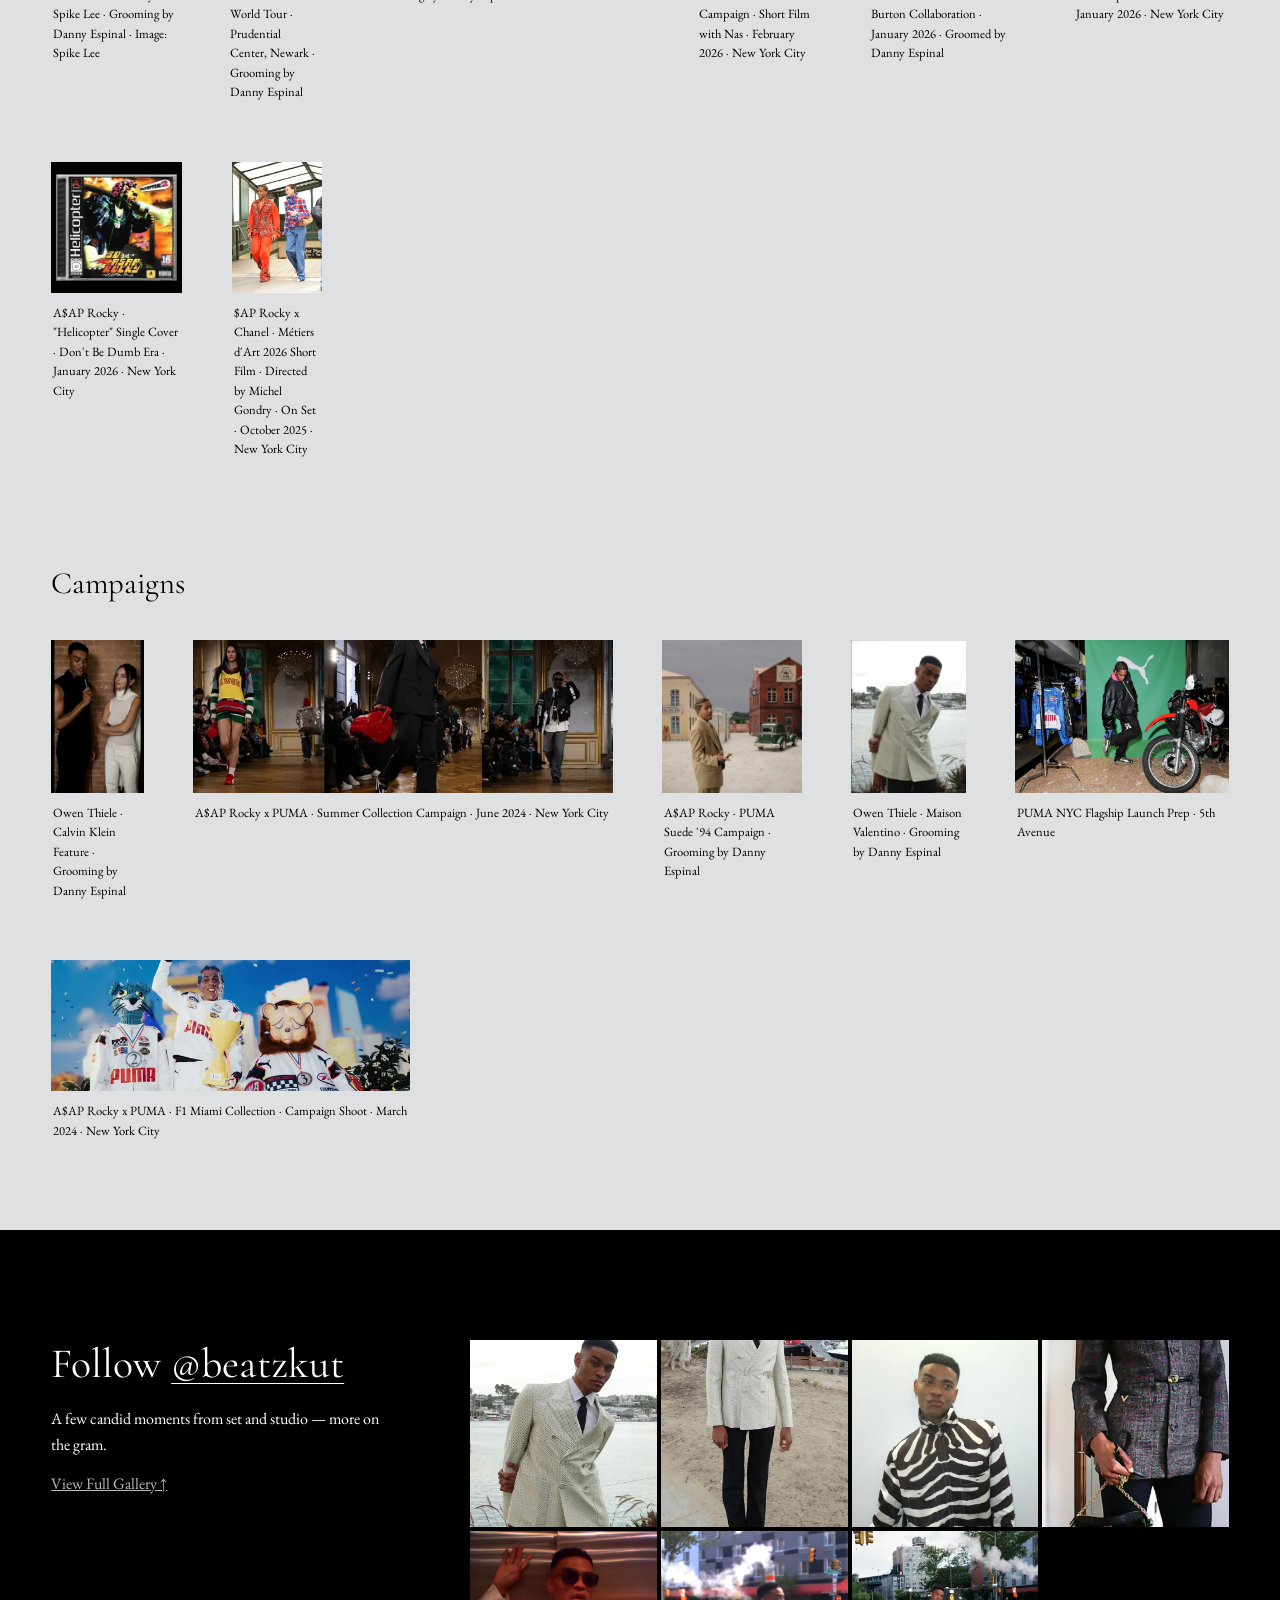
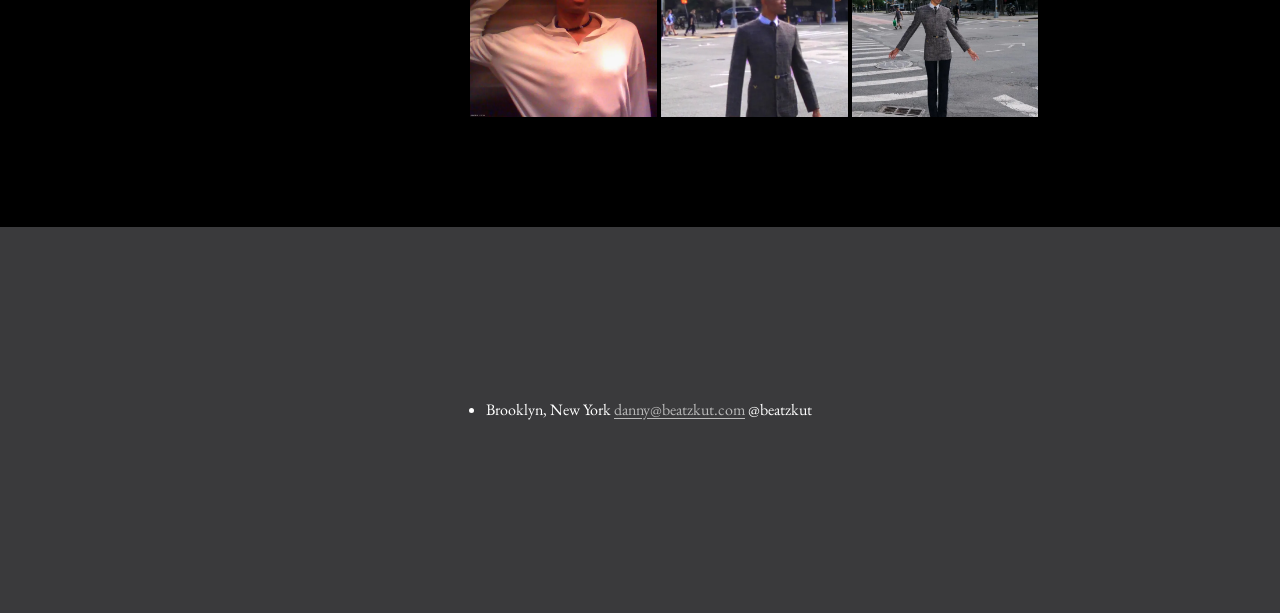
<file: projects/index.html>
<!doctype html>
<html lang="en">
<head>
<meta charset="utf-8">
<meta name="viewport" content="width=device-width, initial-scale=1">
<title>Projects — Danny Espinal | Beatzkut</title>
<meta name="description" content="Portfolio of celebrity grooming work by Danny Espinal: NYFW backstage, Governors Ball, Met Gala, magazine covers, and campaigns for A$AP Rocky, Owen Thiele, and top fashion houses.">
<link rel="canonical" href="https://www.beatzkut.com/projects/">
<meta property="og:site_name" content="Danny Espinal | Beatzkut">
<meta property="og:type" content="website">
<meta property="og:title" content="Projects — Danny Espinal | Beatzkut">
<meta property="og:description" content="Portfolio of celebrity grooming work by Danny Espinal: NYFW backstage, Governors Ball, Met Gala, magazine covers, and campaigns for A$AP Rocky, Owen Thiele, and top fashion houses.">
<meta property="og:url" content="https://www.beatzkut.com/projects/">
<meta property="og:image" content="https://www.beatzkut.com/img/og-share.jpg">
<meta property="og:image:width" content="1200"><meta property="og:image:height" content="630">
<meta name="twitter:card" content="summary_large_image">
<meta name="theme-color" content="#dfe0e1">
<link rel="icon" href="../img/favicon.png">
<link rel="preload" href="../fonts/cormorant-garamond-latin-400-normal.woff2" as="font" type="font/woff2" crossorigin>
<link rel="stylesheet" href="../style.css">
<script type="application/ld+json">{"@context": "https://schema.org", "@type": "Person", "name": "Danny Espinal", "jobTitle": "Celebrity barber and groomer", "url": "https://www.beatzkut.com/", "brand": {"@type": "Brand", "name": "Beatzkut"}, "address": {"@type": "PostalAddress", "addressLocality": "Brooklyn", "addressRegion": "NY", "addressCountry": "US"}, "email": "mailto:booking@beatzkut.com", "sameAs": ["https://www.instagram.com/beatzkut", "https://www.tiktok.com/@beatzkut"]}</script>

</head>
<body>
<a class="skip" href="#main">Skip to content</a>
<header class="site-header">
<a class="brand" href="../">Danny Espinal | Beatzkut</a>
<button class="menu-btn" aria-label="Open menu" aria-expanded="false" aria-controls="nav"><span></span><span></span></button>
<nav class="nav" id="nav" aria-label="Main"><a href="../">Home</a><a href="../projects/" aria-current=page>Projects</a><a href="../about/">About</a><a href="../credits/">Credits</a><a href="../contact/">Contact</a>
<a class="icon" href="https://www.instagram.com/beatzkut" aria-label="Instagram" target="_blank" rel="noopener"><svg viewBox="0 0 24 24" aria-hidden="true"><path fill="currentColor" d="M12 7a5 5 0 1 0 0 10 5 5 0 0 0 0-10zm0 8.2a3.2 3.2 0 1 1 0-6.4 3.2 3.2 0 0 1 0 6.4zM17.3 5.5a1.2 1.2 0 1 0 0 2.4 1.2 1.2 0 0 0 0-2.4zM12 2c-2.7 0-3 0-4.1.1-3.6.2-5.6 2.2-5.8 5.8C2 9 2 9.3 2 12s0 3 .1 4.1c.2 3.6 2.2 5.6 5.8 5.8 1.1.1 1.4.1 4.1.1s3 0 4.1-.1c3.6-.2 5.6-2.2 5.8-5.8.1-1.1.1-1.4.1-4.1s0-3-.1-4.1c-.2-3.6-2.2-5.6-5.8-5.8C15 2 14.7 2 12 2zm0 1.8c2.7 0 3 0 4 .1 2.7.1 4 1.4 4.1 4.1.1 1 .1 1.3.1 4s0 3-.1 4c-.1 2.7-1.4 4-4.1 4.1-1 .1-1.3.1-4 .1s-3 0-4-.1c-2.7-.1-4-1.4-4.1-4.1-.1-1-.1-1.3-.1-4s0-3 .1-4C4 5.3 5.3 4 8 3.9c1-.1 1.3-.1 4-.1z"/></svg></a>
<a class="icon" href="https://www.tiktok.com/@beatzkut" aria-label="TikTok" target="_blank" rel="noopener"><svg viewBox="0 0 24 24" aria-hidden="true"><path fill="currentColor" d="M16.6 2h-3.4v13.6a2.9 2.9 0 1 1-2.9-2.9c.3 0 .6 0 .9.1V9.3a6.3 6.3 0 1 0 5.4 6.3V8.7a8.1 8.1 0 0 0 4.7 1.5V6.8A4.8 4.8 0 0 1 16.6 2z"/></svg></a>
</nav>
</header>
<main id="main">
<h1 class="sr-only">Projects — celebrity grooming portfolio by Danny Espinal, Beatzkut NYC</h1>
<nav class="cats" aria-label="Project categories"><a href="#editorial">Editorial</a><a href="#fashion-week">Fashion Week</a><a href="#red-carpet">Red Carpet &amp; Events</a><a href="#music-film">Music &amp; Film</a><a href="#campaigns">Campaigns</a><a href="../asap-rocky/">A$AP Rocky</a></nav>
<div id="gallery"><section class="cat" id="editorial" aria-labelledby="h-editorial"><h2 class="cat-h" id="h-editorial">Editorial</h2><div class="strip"><figure style="--r:0.667"><img src="../img/justsmile-stop2smile-16-efabe49258-640.webp" srcset="../img/justsmile-stop2smile-16-efabe49258-640.webp 640w, ../img/justsmile-stop2smile-16-efabe49258-1280.webp 1280w" sizes="(max-width:820px) 45vw, 18vw" width="1067" height="1600" alt="A$AP Rocky · STOP2SMILE · Justsmile Magazine · Photography: Nick Sethi" decoding="async"><figcaption>A$AP Rocky · STOP2SMILE · Justsmile Magazine · Photography: Nick Sethi</figcaption></figure><figure style="--r:0.667"><img src="../img/justsmile-stop2smile-13-ada6c70389-640.webp" srcset="../img/justsmile-stop2smile-13-ada6c70389-640.webp 640w, ../img/justsmile-stop2smile-13-ada6c70389-1280.webp 1280w" sizes="(max-width:820px) 45vw, 18vw" width="1334" height="2000" alt="A$AP Rocky · STOP2SMILE · Justsmile Magazine · Photography: Nick Sethi" decoding="async"><figcaption>A$AP Rocky · STOP2SMILE · Justsmile Magazine · Photography: Nick Sethi</figcaption></figure><figure style="--r:0.667"><img src="../img/justsmile-stop2smile-15-de2d229b20-640.webp" srcset="../img/justsmile-stop2smile-15-de2d229b20-640.webp 640w, ../img/justsmile-stop2smile-15-de2d229b20-1280.webp 1280w" sizes="(max-width:820px) 45vw, 18vw" width="1334" height="2000" alt="A$AP Rocky · STOP2SMILE · Justsmile Magazine · Photography: Nick Sethi" decoding="async"><figcaption>A$AP Rocky · STOP2SMILE · Justsmile Magazine · Photography: Nick Sethi</figcaption></figure><figure style="--r:1.499"><img src="../img/justsmile-stop2smile-10-f582f7e1d5-640.webp" srcset="../img/justsmile-stop2smile-10-f582f7e1d5-640.webp 640w, ../img/justsmile-stop2smile-10-f582f7e1d5-1280.webp 1280w" sizes="(max-width:820px) 45vw, 18vw" width="2000" height="1334" alt="A$AP Rocky · STOP2SMILE · Justsmile Magazine · Photography: Nick Sethi" decoding="async"><figcaption>A$AP Rocky · STOP2SMILE · Justsmile Magazine · Photography: Nick Sethi</figcaption></figure><figure style="--r:0.667"><img src="../img/justsmile-stop2smile-17-24dc12f644-640.webp" srcset="../img/justsmile-stop2smile-17-24dc12f644-640.webp 640w, ../img/justsmile-stop2smile-17-24dc12f644-1280.webp 1280w" sizes="(max-width:820px) 45vw, 18vw" width="1334" height="2000" alt="A$AP Rocky · STOP2SMILE · Justsmile Magazine · Photography: Nick Sethi" decoding="async"><figcaption>A$AP Rocky · STOP2SMILE · Justsmile Magazine · Photography: Nick Sethi</figcaption></figure><figure style="--r:0.667"><img src="../img/justsmile-stop2smile-11-a0f2f03c0e-640.webp" srcset="../img/justsmile-stop2smile-11-a0f2f03c0e-640.webp 640w, ../img/justsmile-stop2smile-11-a0f2f03c0e-1280.webp 1280w" sizes="(max-width:820px) 45vw, 18vw" width="1334" height="2000" alt="A$AP Rocky · STOP2SMILE · Justsmile Magazine · Photography: Nick Sethi" decoding="async"><figcaption>A$AP Rocky · STOP2SMILE · Justsmile Magazine · Photography: Nick Sethi</figcaption></figure><figure style="--r:0.667"><img src="../img/justsmile-stop2smile-07-322f6ab99a-640.webp" srcset="../img/justsmile-stop2smile-07-322f6ab99a-640.webp 640w, ../img/justsmile-stop2smile-07-322f6ab99a-1280.webp 1280w" sizes="(max-width:820px) 45vw, 18vw" width="1067" height="1600" alt="A$AP Rocky · STOP2SMILE · Justsmile Magazine · Photography: Nick Sethi" decoding="async"><figcaption>A$AP Rocky · STOP2SMILE · Justsmile Magazine · Photography: Nick Sethi</figcaption></figure><figure style="--r:0.914"><a href="https://www.instagram.com/beatzkut/reel/DdCQai2I2Wv/" target="_blank" rel="noopener"><img src="../img/polyester-zine-owen-thiele-100aa41f64-640.webp" srcset="../img/polyester-zine-owen-thiele-100aa41f64-640.webp 640w, ../img/polyester-zine-owen-thiele-100aa41f64-1280.webp 1280w" sizes="(max-width:820px) 45vw, 18vw" width="747" height="817" alt="Owen Thiele · Polyester Zine Editorial · Grooming by Danny Espinal" decoding="async"></a><figcaption>Owen Thiele · Polyester Zine Editorial · Grooming by Danny Espinal</figcaption></figure><figure style="--r:0.914"><a href="https://www.instagram.com/beatzkut/reel/DcwgA0GImGk/" target="_blank" rel="noopener"><img src="../img/w-mag-china-asap-rocky-76b7d2ef6b-640.webp" srcset="../img/w-mag-china-asap-rocky-76b7d2ef6b-640.webp 640w, ../img/w-mag-china-asap-rocky-76b7d2ef6b-1280.webp 1280w" sizes="(max-width:820px) 45vw, 18vw" width="747" height="817" alt="A$AP Rocky · W China · The Love Issue · Grooming by Danny Espinal" loading="lazy" decoding="async"></a><figcaption>A$AP Rocky · W China · The Love Issue · Grooming by Danny Espinal</figcaption></figure><figure style="--r:0.607"><a href="https://www.instagram.com/p/DcytJoAuCe2/" target="_blank" rel="noopener"><img src="../img/owen-thiele-instyle-23d584fdbc-640.webp" srcset="../img/owen-thiele-instyle-23d584fdbc-640.webp 640w, ../img/owen-thiele-instyle-23d584fdbc-1280.webp 1280w" sizes="(max-width:820px) 45vw, 18vw" width="500" height="824" alt="Owen Thiele · InStyle Magazine · Grooming by Danny Espinal" loading="lazy" decoding="async"></a><figcaption>Owen Thiele · InStyle Magazine · Grooming by Danny Espinal</figcaption></figure><figure style="--r:0.914"><a href="https://www.instagram.com/beatzkut/reel/Dcd87tJuVuG/" target="_blank" rel="noopener"><img src="../img/marie-claire-owen-thiele-9888133ab3-640.webp" srcset="../img/marie-claire-owen-thiele-9888133ab3-640.webp 640w, ../img/marie-claire-owen-thiele-9888133ab3-1280.webp 1280w" sizes="(max-width:820px) 45vw, 18vw" width="747" height="817" alt="Owen Thiele · Marie Claire Cover Story · Grooming by Danny Espinal" loading="lazy" decoding="async"></a><figcaption>Owen Thiele · Marie Claire Cover Story · Grooming by Danny Espinal</figcaption></figure><figure style="--r:0.728"><a href="https://www.instagram.com/beatzkut/p/DaDoTAeuX1-/" target="_blank" rel="noopener"><img src="../img/vibe-interview-0d206dc8cb-640.webp" srcset="../img/vibe-interview-0d206dc8cb-640.webp 640w, ../img/vibe-interview-0d206dc8cb-1280.webp 1280w" sizes="(max-width:820px) 45vw, 18vw" width="600" height="824" alt="A$AP Rocky · Vibe Magazine Interview · Grooming by Danny Espinal" loading="lazy" decoding="async"></a><figcaption>A$AP Rocky · Vibe Magazine Interview · Grooming by Danny Espinal</figcaption></figure><figure style="--r:0.8"><a href="https://www.vibe.com/features/editorial/asap-rocky-cover-story-dont-be-dumb-fatherhood-fashion-1235174811/" target="_blank" rel="noopener"><img src="../img/vibe-cover-740ca9839f-640.webp" srcset="../img/vibe-cover-740ca9839f-640.webp 640w, ../img/vibe-cover-740ca9839f-1280.webp 1280w" sizes="(max-width:820px) 45vw, 18vw" width="1350" height="1688" alt="Vibe Magazine · Summer 2026 · ASAP Rocky Cover" loading="lazy" decoding="async"></a><figcaption>Vibe Magazine · Summer 2026 · ASAP Rocky Cover</figcaption></figure><figure style="--r:1.5"><a href="https://www.vibe.com/features/editorial/asap-rocky-cover-story-dont-be-dumb-fatherhood-fashion-1235174811/" target="_blank" rel="noopener"><img src="../img/vibe-01-04d9044462-640.webp" srcset="../img/vibe-01-04d9044462-640.webp 640w, ../img/vibe-01-04d9044462-1280.webp 1280w" sizes="(max-width:820px) 45vw, 18vw" width="2000" height="1333" alt="Vibe Magazine · Summer 2026 · Editorial Shoot" loading="lazy" decoding="async"></a><figcaption>Vibe Magazine · Summer 2026 · Editorial Shoot</figcaption></figure><figure style="--r:0.8"><a href="https://www.vibe.com/features/editorial/asap-rocky-cover-story-dont-be-dumb-fatherhood-fashion-1235174811/" target="_blank" rel="noopener"><img src="../img/vibe-05-6be1601927-640.webp" srcset="../img/vibe-05-6be1601927-640.webp 640w, ../img/vibe-05-6be1601927-1280.webp 1280w" sizes="(max-width:820px) 45vw, 18vw" width="1600" height="2000" alt="Vibe Magazine · Summer 2026 · Editorial Shoot" loading="lazy" decoding="async"></a><figcaption>Vibe Magazine · Summer 2026 · Editorial Shoot</figcaption></figure><figure style="--r:0.758"><a href="https://tomandlorenzo.com/2026/01/aap-rocky-covers-esquires-march-issue/" target="_blank" rel="noopener"><img src="../img/aap-rocky-esquire-march-2026-issue-cover-0f659e7141-640.webp" srcset="../img/aap-rocky-esquire-march-2026-issue-cover-0f659e7141-640.webp 640w, ../img/aap-rocky-esquire-march-2026-issue-cover-0f659e7141-1280.webp 1280w" sizes="(max-width:820px) 45vw, 18vw" width="700" height="923" alt="A$AP Rocky · Esquire Magazine March 2026 Cover · Hook Studios Brooklyn · December 2025" loading="lazy" decoding="async"></a><figcaption>A$AP Rocky · Esquire Magazine March 2026 Cover · Hook Studios Brooklyn · December 2025</figcaption></figure><figure style="--r:0.8"><img src="../img/c05e3daf-c73e-4e01-bb81-438c8d7ff14a-370286383b-640.webp" srcset="../img/c05e3daf-c73e-4e01-bb81-438c8d7ff14a-370286383b-640.webp 640w, ../img/c05e3daf-c73e-4e01-bb81-438c8d7ff14a-370286383b-1280.webp 1280w" sizes="(max-width:820px) 45vw, 18vw" width="1440" height="1800" alt="Esquire Magazine · March 2026 · The Style Issue · A$AP Rocky&#x27;s American Dream · Groomed by Danny Espinal" loading="lazy" decoding="async"><figcaption>Esquire Magazine · March 2026 · The Style Issue · A$AP Rocky&#x27;s American Dream · Groomed by Danny Espinal</figcaption></figure><figure style="--r:0.75"><a href="https://tomandlorenzo.com/2025/09/aap-rocky-covers-elles-october-2025-issue-talks-his-new-album-fatherhood-his-vindication-in-court-and-more/" target="_blank" rel="noopener"><img src="../img/8ce231dd-aacf-4450-9373-8840e6814abf-5f1a37435d-640.webp" srcset="../img/8ce231dd-aacf-4450-9373-8840e6814abf-5f1a37435d-640.webp 640w, ../img/8ce231dd-aacf-4450-9373-8840e6814abf-5f1a37435d-1280.webp 1280w" sizes="(max-width:820px) 45vw, 18vw" width="1440" height="1920" alt="ELLE Magazine · October 2025 · The Catalysts · A$AP Rocky Cover · Groomed by Danny Espinal" loading="lazy" decoding="async"></a><figcaption>ELLE Magazine · October 2025 · The Catalysts · A$AP Rocky Cover · Groomed by Danny Espinal</figcaption></figure><figure style="--r:0.75"><img src="../img/d8fe2f1b-f3df-4f37-898f-be6d446cf9b9-b2e2a3e25f-640.webp" srcset="../img/d8fe2f1b-f3df-4f37-898f-be6d446cf9b9-b2e2a3e25f-640.webp 640w, ../img/d8fe2f1b-f3df-4f37-898f-be6d446cf9b9-b2e2a3e25f-1280.webp 1280w" sizes="(max-width:820px) 45vw, 18vw" width="1080" height="1440" alt="ELLE Magazine · October 2025 · The Catalysts · A$AP Rocky · Behind the Scenes · Groomed by Danny Espinal" loading="lazy" decoding="async"><figcaption>ELLE Magazine · October 2025 · The Catalysts · A$AP Rocky · Behind the Scenes · Groomed by Danny Espinal</figcaption></figure></div></section><section class="cat" id="fashion-week" aria-labelledby="h-fashion-week"><h2 class="cat-h" id="h-fashion-week">Fashion Week</h2><div class="strip"><figure style="--r:0.598"><a href="https://www.instagram.com/reel/Dd6kyykuuz4/" target="_blank" rel="noopener"><img src="../img/simkhai-ss27-nyfw-dbc0fc8462-640.webp" srcset="../img/simkhai-ss27-nyfw-dbc0fc8462-640.webp 640w, ../img/simkhai-ss27-nyfw-dbc0fc8462-1280.webp 1280w" sizes="(max-width:820px) 45vw, 18vw" width="1320" height="2207" alt="Simkhai · Spring/Summer 2027 · NYFW Backstage · Hair Team: Guido Palau · Grooming by Danny Espinal" loading="lazy" decoding="async"></a><figcaption>Simkhai · Spring/Summer 2027 · NYFW Backstage · Hair Team: Guido Palau · Grooming by Danny Espinal</figcaption></figure><figure style="--r:0.8"><a href="https://www.instagram.com/reel/DdZP5ZlOw2e/" target="_blank" rel="noopener"><img src="../img/tommy-hilfiger-ss27-runway-1-8737a02a31-640.webp" srcset="../img/tommy-hilfiger-ss27-runway-1-8737a02a31-640.webp 640w, ../img/tommy-hilfiger-ss27-runway-1-8737a02a31-1280.webp 1280w" sizes="(max-width:820px) 45vw, 18vw" width="933" height="1166" alt="Tommy Hilfiger · Spring/Summer 2027 · NYFW · The Plaza · Hair Team: Guido Palau · Grooming by Danny Espinal · Image: Tommy Hilfiger" loading="lazy" decoding="async"></a><figcaption>Tommy Hilfiger · Spring/Summer 2027 · NYFW · The Plaza · Hair Team: Guido Palau · Grooming by Danny Espinal · Image: Tommy Hilfiger</figcaption></figure><figure style="--r:0.8"><a href="https://www.instagram.com/reel/DdZP5ZlOw2e/" target="_blank" rel="noopener"><img src="../img/tommy-hilfiger-ss27-runway-3-cd8dc88634-640.webp" srcset="../img/tommy-hilfiger-ss27-runway-3-cd8dc88634-640.webp 640w, ../img/tommy-hilfiger-ss27-runway-3-cd8dc88634-1280.webp 1280w" sizes="(max-width:820px) 45vw, 18vw" width="933" height="1166" alt="Tommy Hilfiger · Spring/Summer 2027 · NYFW · The Plaza · Hair Team: Guido Palau · Grooming by Danny Espinal · Image: Tommy Hilfiger" loading="lazy" decoding="async"></a><figcaption>Tommy Hilfiger · Spring/Summer 2027 · NYFW · The Plaza · Hair Team: Guido Palau · Grooming by Danny Espinal · Image: Tommy Hilfiger</figcaption></figure><figure style="--r:0.8"><a href="https://www.instagram.com/reel/DdZP5ZlOw2e/" target="_blank" rel="noopener"><img src="../img/tommy-hilfiger-ss27-runway-2-39ddad9436-640.webp" srcset="../img/tommy-hilfiger-ss27-runway-2-39ddad9436-640.webp 640w, ../img/tommy-hilfiger-ss27-runway-2-39ddad9436-1280.webp 1280w" sizes="(max-width:820px) 45vw, 18vw" width="933" height="1166" alt="Tommy Hilfiger · Spring/Summer 2027 · NYFW · The Plaza · Hair Team: Guido Palau · Grooming by Danny Espinal · Image: Tommy Hilfiger" loading="lazy" decoding="async"></a><figcaption>Tommy Hilfiger · Spring/Summer 2027 · NYFW · The Plaza · Hair Team: Guido Palau · Grooming by Danny Espinal · Image: Tommy Hilfiger</figcaption></figure><figure style="--r:0.8"><a href="https://www.instagram.com/reel/DdoZ8-ZOKKc/" target="_blank" rel="noopener"><img src="../img/cos-ss27-runway-1f8de34ced-640.webp" srcset="../img/cos-ss27-runway-1f8de34ced-640.webp 640w, ../img/cos-ss27-runway-1f8de34ced-1280.webp 1280w" sizes="(max-width:820px) 45vw, 18vw" width="1080" height="1350" alt="COS · Spring/Summer 2027 · NYFW Backstage · Hair Team: Guido Palau · Grooming by Danny Espinal · Image: COS" loading="lazy" decoding="async"></a><figcaption>COS · Spring/Summer 2027 · NYFW Backstage · Hair Team: Guido Palau · Grooming by Danny Espinal · Image: COS</figcaption></figure><figure style="--r:1.468"><a href="https://www.instagram.com/p/DdZP5ZlOw2e/" target="_blank" rel="noopener"><img src="../img/tommy-hilfiger-nyfw-01167cae71-640.webp" srcset="../img/tommy-hilfiger-nyfw-01167cae71-640.webp 640w, ../img/tommy-hilfiger-nyfw-01167cae71-1280.webp 1280w" sizes="(max-width:820px) 45vw, 18vw" width="1208" height="823" alt="Tommy Hilfiger · Spring/Summer 2027 · NYFW Backstage · Hair Team: Guido Palau · Grooming by Danny Espinal" loading="lazy" decoding="async"></a><figcaption>Tommy Hilfiger · Spring/Summer 2027 · NYFW Backstage · Hair Team: Guido Palau · Grooming by Danny Espinal</figcaption></figure><figure style="--r:1.468"><a href="https://www.instagram.com/p/DdG5xNmOf31/" target="_blank" rel="noopener"><img src="../img/coach-ss2027-nyfw-d33ce21ee0-640.webp" srcset="../img/coach-ss2027-nyfw-d33ce21ee0-640.webp 640w, ../img/coach-ss2027-nyfw-d33ce21ee0-1280.webp 1280w" sizes="(max-width:820px) 45vw, 18vw" width="1208" height="823" alt="Coach · Spring/Summer 2027 · NYFW Backstage · Hair Team: Guido Palau · Grooming by Danny Espinal" loading="lazy" decoding="async"></a><figcaption>Coach · Spring/Summer 2027 · NYFW Backstage · Hair Team: Guido Palau · Grooming by Danny Espinal</figcaption></figure><figure style="--r:0.75"><a href="https://tomandlorenzo.com/2026/06/red-carpet-rundown-prime-videos-inaugural-obsessed-fest-event-in-los-angeles/" target="_blank" rel="noopener"><img src="../img/20818449-c34e-4c0f-854f-e6975e5d698f-53102df2e5-640.webp" srcset="../img/20818449-c34e-4c0f-854f-e6975e5d698f-53102df2e5-640.webp 640w, ../img/20818449-c34e-4c0f-854f-e6975e5d698f-53102df2e5-1280.webp 1280w" sizes="(max-width:820px) 45vw, 18vw" width="1440" height="1920" alt="Prime Video&#x27;s Obsessed Fest 2026 · Owen Thiele · Backstage · Groomed by Danny Espinal" loading="lazy" decoding="async"></a><figcaption>Prime Video&#x27;s Obsessed Fest 2026 · Owen Thiele · Backstage · Groomed by Danny Espinal</figcaption></figure><figure style="--r:0.607"><a href="https://www.instagram.com/p/DdEs4jduek_/" target="_blank" rel="noopener"><img src="../img/dolce-gabbana-fw26-campaign-86f6935077-640.webp" srcset="../img/dolce-gabbana-fw26-campaign-86f6935077-640.webp 640w, ../img/dolce-gabbana-fw26-campaign-86f6935077-1280.webp 1280w" sizes="(max-width:820px) 45vw, 18vw" width="500" height="824" alt="Dolce &amp; Gabbana · FW26 Men&#x27;s Campaign · Hair Team: Guido Palau · Grooming by Danny Espinal" loading="lazy" decoding="async"></a><figcaption>Dolce &amp; Gabbana · FW26 Men&#x27;s Campaign · Hair Team: Guido Palau · Grooming by Danny Espinal</figcaption></figure><figure style="--r:1.502"><a href="https://highxtar.com/en/aap-rocky-transforms-backstage-into-a-spectacle-with-awge-fw26-at-nyfw/" target="_blank" rel="noopener"><img src="../img/thumb-awge-fw26-973x648-png-b723c957e8-640.webp" srcset="../img/thumb-awge-fw26-973x648-png-b723c957e8-640.webp 640w, ../img/thumb-awge-fw26-973x648-png-b723c957e8-1280.webp 1280w" sizes="(max-width:820px) 45vw, 18vw" width="973" height="648" alt="A$AP Rocky Backstage at AWGE FW26 NYFW Show · Groomed by Danny Espinal" loading="lazy" decoding="async"></a><figcaption>A$AP Rocky Backstage at AWGE FW26 NYFW Show · Groomed by Danny Espinal</figcaption></figure></div></section><section class="cat" id="red-carpet" aria-labelledby="h-red-carpet"><h2 class="cat-h" id="h-red-carpet">Red Carpet &amp; Events</h2><div class="strip"><figure style="--r:0.708"><a href="https://www.instagram.com/reel/DZaltZFuL3Q/" target="_blank" rel="noopener"><img src="../img/tribeca-x-asap-rocky-7ca25b2663-640.webp" srcset="../img/tribeca-x-asap-rocky-7ca25b2663-640.webp 640w, ../img/tribeca-x-asap-rocky-7ca25b2663-1280.webp 1280w" sizes="(max-width:820px) 45vw, 18vw" width="811" height="1145" alt="A$AP Rocky · Tribeca X · Filmmaker of the Year · June 2026 · Grooming by Danny Espinal · Image: Tribeca" loading="lazy" decoding="async"></a><figcaption>A$AP Rocky · Tribeca X · Filmmaker of the Year · June 2026 · Grooming by Danny Espinal · Image: Tribeca</figcaption></figure><figure style="--r:0.8"><img src="../img/asap-rocky-met-gala-2026-47ba94de17-640.webp" srcset="../img/asap-rocky-met-gala-2026-47ba94de17-640.webp 640w, ../img/asap-rocky-met-gala-2026-47ba94de17-1280.webp 1280w" sizes="(max-width:820px) 45vw, 18vw" width="1100" height="1375" alt="A$AP Rocky · Met Gala 2026 · Chanel · Grooming by Danny Espinal · Image: Getty Images" loading="lazy" decoding="async"><figcaption>A$AP Rocky · Met Gala 2026 · Chanel · Grooming by Danny Espinal · Image: Getty Images</figcaption></figure><figure style="--r:0.914"><a href="https://www.instagram.com/beatzkut/reel/DbTjAL6upTB/" target="_blank" rel="noopener"><img src="../img/teen-vogue-fest-owen-thiele-8deadd2945-640.webp" srcset="../img/teen-vogue-fest-owen-thiele-8deadd2945-640.webp 640w, ../img/teen-vogue-fest-owen-thiele-8deadd2945-1280.webp 1280w" sizes="(max-width:820px) 45vw, 18vw" width="747" height="817" alt="Owen Thiele · Teen Vogue Fest · Grooming by Danny Espinal" loading="lazy" decoding="async"></a><figcaption>Owen Thiele · Teen Vogue Fest · Grooming by Danny Espinal</figcaption></figure><figure style="--r:0.8"><a href="https://www.lofficielusa.com/film-tv/owen-thiele-adults-premiere-tribeca-film-festival" target="_blank" rel="noopener"><img src="../img/1781284635-ot-12-06-2026-11-02-18-8add7bd8fa-640.webp" srcset="../img/1781284635-ot-12-06-2026-11-02-18-8add7bd8fa-640.webp 640w, ../img/1781284635-ot-12-06-2026-11-02-18-8add7bd8fa-1280.webp 1280w" sizes="(max-width:820px) 45vw, 18vw" width="2500" height="3126" alt="JUN 11, 2026 — Adults Season 2 World Premiere · Tribeca" loading="lazy" decoding="async"></a><figcaption>JUN 11, 2026 — Adults Season 2 World Premiere · Tribeca</figcaption></figure><figure style="--r:0.666"><a href="https://www.hollywoodreporter.com/lifestyle/lifestyle-news/chanel-tribeca-festival-artists-dinner-new-york-2026-1236617434/" target="_blank" rel="noopener"><img src="../img/img-2960-6c304bbec6-640.webp" srcset="../img/img-2960-6c304bbec6-640.webp 640w, ../img/img-2960-6c304bbec6-1280.webp 1280w" sizes="(max-width:820px) 45vw, 18vw" width="1999" height="3000" alt="Chanel x Tribeca Festival Artists Dinner 2026 · Owen Thiele · Groomed by Danny Espinal" loading="lazy" decoding="async"></a><figcaption>Chanel x Tribeca Festival Artists Dinner 2026 · Owen Thiele · Groomed by Danny Espinal</figcaption></figure><figure style="--r:0.75"><a href="https://www.billboard.com/music/music-news/asap-rocky-gov-ball-2026-setlist-dont-be-dumb-rihanna-1236266259/" target="_blank" rel="noopener"><img src="../img/4d2a62d7-97bc-4bfb-a891-bdf1285c41c1-bc3903d7da-640.webp" srcset="../img/4d2a62d7-97bc-4bfb-a891-bdf1285c41c1-bc3903d7da-640.webp 640w, ../img/4d2a62d7-97bc-4bfb-a891-bdf1285c41c1-bc3903d7da-1280.webp 1280w" sizes="(max-width:820px) 45vw, 18vw" width="1080" height="1440" alt="Governors Ball NYC 2026 · A$AP Rocky Pyro Stage Jump · Groomed by Danny Espinal" loading="lazy" decoding="async"></a><figcaption>Governors Ball NYC 2026 · A$AP Rocky Pyro Stage Jump · Groomed by Danny Espinal</figcaption></figure><figure style="--r:0.75"><a href="https://www.billboard.com/music/music-news/asap-rocky-gov-ball-2026-setlist-dont-be-dumb-rihanna-1236266259/" target="_blank" rel="noopener"><img src="../img/e874622c-4a3f-4f76-98d2-2c7983e79710-4faa9ce4e2-640.webp" srcset="../img/e874622c-4a3f-4f76-98d2-2c7983e79710-4faa9ce4e2-640.webp 640w, ../img/e874622c-4a3f-4f76-98d2-2c7983e79710-4faa9ce4e2-1280.webp 1280w" sizes="(max-width:820px) 45vw, 18vw" width="913" height="1217" alt="Governors Ball NYC 2026 · A$AP Rocky · Groomed by Danny Espinal" loading="lazy" decoding="async"></a><figcaption>Governors Ball NYC 2026 · A$AP Rocky · Groomed by Danny Espinal</figcaption></figure><figure style="--r:0.752"><a href="https://www.billboard.com/music/music-news/asap-rocky-gov-ball-2026-setlist-dont-be-dumb-rihanna-1236266259/" target="_blank" rel="noopener"><img src="../img/65d4f508-4039-4758-8f5e-711a038c2b3a-31ca57940a-640.webp" srcset="../img/65d4f508-4039-4758-8f5e-711a038c2b3a-31ca57940a-640.webp 640w, ../img/65d4f508-4039-4758-8f5e-711a038c2b3a-31ca57940a-1280.webp 1280w" sizes="(max-width:820px) 45vw, 18vw" width="1080" height="1437" alt="Governors Ball NYC 2026 · A$AP Rocky · Groomed by Danny Espinal" loading="lazy" decoding="async"></a><figcaption>Governors Ball NYC 2026 · A$AP Rocky · Groomed by Danny Espinal</figcaption></figure><figure style="--r:0.752"><a href="https://www.billboard.com/music/music-news/asap-rocky-gov-ball-2026-setlist-dont-be-dumb-rihanna-1236266259/" target="_blank" rel="noopener"><img src="../img/0ff4cfe8-a518-4571-a086-bdf5f1927eef-63ca01c085-640.webp" srcset="../img/0ff4cfe8-a518-4571-a086-bdf5f1927eef-63ca01c085-640.webp 640w, ../img/0ff4cfe8-a518-4571-a086-bdf5f1927eef-63ca01c085-1280.webp 1280w" sizes="(max-width:820px) 45vw, 18vw" width="1080" height="1437" alt="Governors Ball NYC 2026 · A$AP Rocky · Groomed by Danny Espinal" loading="lazy" decoding="async"></a><figcaption>Governors Ball NYC 2026 · A$AP Rocky · Groomed by Danny Espinal</figcaption></figure><figure style="--r:0.75"><a href="https://www.billboard.com/music/music-news/asap-rocky-gov-ball-2026-setlist-dont-be-dumb-rihanna-1236266259/" target="_blank" rel="noopener"><img src="../img/cbee4e94-6f1a-4baf-aca9-9446523f7e09-dd5c00df48-640.webp" srcset="../img/cbee4e94-6f1a-4baf-aca9-9446523f7e09-dd5c00df48-640.webp 640w, ../img/cbee4e94-6f1a-4baf-aca9-9446523f7e09-dd5c00df48-1280.webp 1280w" sizes="(max-width:820px) 45vw, 18vw" width="1080" height="1440" alt="Governors Ball NYC 2026 · A$AP Rocky Onstage Performance · Groomed by Danny Espinal" loading="lazy" decoding="async"></a><figcaption>Governors Ball NYC 2026 · A$AP Rocky Onstage Performance · Groomed by Danny Espinal</figcaption></figure><figure style="--r:0.8"><a href="https://thegotham.org/press/third-annual-gotham-television-awards-winners/" target="_blank" rel="noopener"><img src="../img/b12faf48-d09c-423f-93f4-a9de86b32d2b-5a838cfbb4-640.webp" srcset="../img/b12faf48-d09c-423f-93f4-a9de86b32d2b-5a838cfbb4-640.webp 640w, ../img/b12faf48-d09c-423f-93f4-a9de86b32d2b-5a838cfbb4-1280.webp 1280w" sizes="(max-width:820px) 45vw, 18vw" width="1080" height="1350" alt="The Gotham TV Awards 2026 · Owen Thiele" loading="lazy" decoding="async"></a><figcaption>The Gotham TV Awards 2026 · Owen Thiele</figcaption></figure><figure style="--r:0.75"><a href="https://wwd.com/pop-culture/celebrity-news/serena-williams-marc-jacobs-met-gala-2026-dress-1238939534/" target="_blank" rel="noopener"><img src="../img/8db1632a-3222-4b18-9293-6fc61cd0da15-491d1dd96e-640.webp" srcset="../img/8db1632a-3222-4b18-9293-6fc61cd0da15-491d1dd96e-640.webp 640w, ../img/8db1632a-3222-4b18-9293-6fc61cd0da15-491d1dd96e-1280.webp 1280w" sizes="(max-width:820px) 45vw, 18vw" width="845" height="1127" alt="Met Gala 2026 · Costume Art · Edward Enninful · Groomed by Danny Espinal" loading="lazy" decoding="async"></a><figcaption>Met Gala 2026 · Costume Art · Edward Enninful · Groomed by Danny Espinal</figcaption></figure><figure style="--r:0.75"><a href="https://tomandlorenzo.com/2026/06/red-carpet-rundown-prime-videos-inaugural-obsessed-fest-event-in-los-angeles/ttps://tomandlorenzo.com/2026/06/red-carpet-rundown-prime-videos-inaugural-obsessed-fest-event-in-los-angeles/" target="_blank" rel="noopener"><img src="../img/adb9e433-3f85-455c-80f4-c8927f916d34-a2f6e0f759-640.webp" srcset="../img/adb9e433-3f85-455c-80f4-c8927f916d34-a2f6e0f759-640.webp 640w, ../img/adb9e433-3f85-455c-80f4-c8927f916d34-a2f6e0f759-1280.webp 1280w" sizes="(max-width:820px) 45vw, 18vw" width="1440" height="1920" alt="Prime Video&#x27;s Obsessed Fest 2026 · Owen Thiele · Groomed by Danny Espinal" loading="lazy" decoding="async"></a><figcaption>Prime Video&#x27;s Obsessed Fest 2026 · Owen Thiele · Groomed by Danny Espinal</figcaption></figure><figure style="--r:1.5"><a href="https://www.billboard.com/music/rb-hip-hop/asap-rocky-puma-2024-collaboration-of-the-year-footwear-news-achievement-awards-1235828868/" target="_blank" rel="noopener"><img src="../img/asap-rocky-courtesy-of-puma-24-billboard-11cb3ca4a0-640.webp" srcset="../img/asap-rocky-courtesy-of-puma-24-billboard-11cb3ca4a0-640.webp 640w, ../img/asap-rocky-courtesy-of-puma-24-billboard-11cb3ca4a0-1280.webp 1280w" sizes="(max-width:820px) 45vw, 18vw" width="681" height="454" alt="A$AP Rocky x PUMA · Night Racing Campaign · FN Achievement Awards Prep · October 2024 · New York City" loading="lazy" decoding="async"></a><figcaption>A$AP Rocky x PUMA · Night Racing Campaign · FN Achievement Awards Prep · October 2024 · New York City</figcaption></figure></div></section><section class="cat" id="music-film" aria-labelledby="h-music-film"><h2 class="cat-h" id="h-music-film">Music &amp; Film</h2><div class="strip"><figure style="--r:0.82"><a href="https://www.instagram.com/reel/Db56ek-h89j/" target="_blank" rel="noopener"><img src="../img/asap-rocky-highest-2-lowest-ea82e35555-640.webp" srcset="../img/asap-rocky-highest-2-lowest-ea82e35555-640.webp 640w, ../img/asap-rocky-highest-2-lowest-ea82e35555-1280.webp 1280w" sizes="(max-width:820px) 45vw, 18vw" width="1050" height="1281" alt="A$AP Rocky · Highest 2 Lowest · Directed by Spike Lee · Grooming by Danny Espinal · Image: Spike Lee" loading="lazy" decoding="async"></a><figcaption>A$AP Rocky · Highest 2 Lowest · Directed by Spike Lee · Grooming by Danny Espinal · Image: Spike Lee</figcaption></figure><figure style="--r:0.607"><a href="https://www.instagram.com/beatzkut/reel/Da294TohMPS/" target="_blank" rel="noopener"><img src="../img/dbd-prudential-47c58652be-640.webp" srcset="../img/dbd-prudential-47c58652be-640.webp 640w, ../img/dbd-prudential-47c58652be-1280.webp 1280w" sizes="(max-width:820px) 45vw, 18vw" width="500" height="824" alt="A$AP Rocky · Don&#x27;t Be Dumb World Tour · Prudential Center, Newark · Grooming by Danny Espinal" loading="lazy" decoding="async"></a><figcaption>A$AP Rocky · Don&#x27;t Be Dumb World Tour · Prudential Center, Newark · Grooming by Danny Espinal</figcaption></figure><figure style="--r:1.779"><a href="https://www.instagram.com/beatzkut/reel/DZyVjRfOCE6/" target="_blank" rel="noopener"><img src="../img/dbd-tour-2-45ab6282b8-640.webp" srcset="../img/dbd-tour-2-45ab6282b8-640.webp 640w, ../img/dbd-tour-2-45ab6282b8-1280.webp 1280w" sizes="(max-width:820px) 45vw, 18vw" width="900" height="506" alt="A$AP Rocky · Don&#x27;t Be Dumb World Tour · Grooming by Danny Espinal" loading="lazy" decoding="async"></a><figcaption>A$AP Rocky · Don&#x27;t Be Dumb World Tour · Grooming by Danny Espinal</figcaption></figure><figure style="--r:0.789"><a href="https://www.nssmag.com/en/fashion/44486/asap-rocky-rayban-metal-collection" target="_blank" rel="noopener"><img src="../img/rayban-cover-verticale-v2-e60581728c-640.webp" srcset="../img/rayban-cover-verticale-v2-e60581728c-640.webp 640w, ../img/rayban-cover-verticale-v2-e60581728c-1280.webp 1280w" sizes="(max-width:820px) 45vw, 18vw" width="800" height="1014" alt="A$AP Rocky · Ray-Ban Metals Collection Campaign · Short Film with Nas · February 2026 · New York City" loading="lazy" decoding="async"></a><figcaption>A$AP Rocky · Ray-Ban Metals Collection Campaign · Short Film with Nas · February 2026 · New York City</figcaption></figure><figure style="--r:1.0"><a href="https://deadline.com/2025/12/aap-rocky-tim-burton-illustrated-dont-be-dumb-album-artwork-1236652062/" target="_blank" rel="noopener"><img src="../img/a2616f80-c19a-4935-9115-ce1237b55254-8c27822cd4-640.webp" srcset="../img/a2616f80-c19a-4935-9115-ce1237b55254-8c27822cd4-640.webp 640w, ../img/a2616f80-c19a-4935-9115-ce1237b55254-8c27822cd4-1280.webp 1280w" sizes="(max-width:820px) 45vw, 18vw" width="1440" height="1440" alt="A$AP Rocky · &quot;Don&#x27;t Be Dumb&quot; Album Promo · Tim Burton Collaboration · January 2026 · Groomed by Danny Espinal" loading="lazy" decoding="async"></a><figcaption>A$AP Rocky · &quot;Don&#x27;t Be Dumb&quot; Album Promo · Tim Burton Collaboration · January 2026 · Groomed by Danny Espinal</figcaption></figure><figure style="--r:1.0"><a href="https://en.wikipedia.org/wiki/Punk_Rocky" target="_blank" rel="noopener"><img src="../img/asap-rocky-punk-rocky-single-cover-953f7373ab-640.webp" srcset="../img/asap-rocky-punk-rocky-single-cover-953f7373ab-640.webp 640w, ../img/asap-rocky-punk-rocky-single-cover-953f7373ab-1280.webp 1280w" sizes="(max-width:820px) 45vw, 18vw" width="250" height="250" alt="A$AP Rocky · Saturday Night Live Prep · The Mercer Hotel · January 2026 · New York City" loading="lazy" decoding="async"></a><figcaption>A$AP Rocky · Saturday Night Live Prep · The Mercer Hotel · January 2026 · New York City</figcaption></figure><figure style="--r:1.0"><a href="https://thesource.com/2026/01/12/asap-rocky-helicopters-new-single/" target="_blank" rel="noopener"><img src="../img/asap-rocky-helicopter-single-cover-e92ec36b8f-640.webp" srcset="../img/asap-rocky-helicopter-single-cover-e92ec36b8f-640.webp 640w, ../img/asap-rocky-helicopter-single-cover-e92ec36b8f-1280.webp 1280w" sizes="(max-width:820px) 45vw, 18vw" width="316" height="316" alt="A$AP Rocky · &quot;Helicopter&quot; Single Cover · Don&#x27;t Be Dumb Era · January 2026 · New York City" loading="lazy" decoding="async"></a><figcaption>A$AP Rocky · &quot;Helicopter&quot; Single Cover · Don&#x27;t Be Dumb Era · January 2026 · New York City</figcaption></figure><figure style="--r:0.694"><a href="https://wwd.com/pop-culture/culture-news/aap-rocky-margaret-qualley-chanel-proposal-campaign-1238328248/" target="_blank" rel="noopener"><img src="../img/gettyimages-2243382202-25ccfe0f0d-640.webp" srcset="../img/gettyimages-2243382202-25ccfe0f0d-640.webp 640w, ../img/gettyimages-2243382202-25ccfe0f0d-1280.webp 1280w" sizes="(max-width:820px) 45vw, 18vw" width="2048" height="2951" alt="$AP Rocky x Chanel · Métiers d&#x27;Art 2026 Short Film · Directed by Michel Gondry · On Set · October 2025 · New York City" loading="lazy" decoding="async"></a><figcaption>$AP Rocky x Chanel · Métiers d&#x27;Art 2026 Short Film · Directed by Michel Gondry · On Set · October 2025 · New York City</figcaption></figure></div></section><section class="cat" id="campaigns" aria-labelledby="h-campaigns"><h2 class="cat-h" id="h-campaigns">Campaigns</h2><div class="strip"><figure style="--r:0.607"><a href="https://www.instagram.com/p/DdWzreHIbha/" target="_blank" rel="noopener"><img src="../img/owen-thiele-calvin-klein-3dc9d66bdf-640.webp" srcset="../img/owen-thiele-calvin-klein-3dc9d66bdf-640.webp 640w, ../img/owen-thiele-calvin-klein-3dc9d66bdf-1280.webp 1280w" sizes="(max-width:820px) 45vw, 18vw" width="500" height="824" alt="Owen Thiele · Calvin Klein Feature · Grooming by Danny Espinal" loading="lazy" decoding="async"></a><figcaption>Owen Thiele · Calvin Klein Feature · Grooming by Danny Espinal</figcaption></figure><figure style="--r:2.747"><a href="https://about.puma.com/en/newsroom/product-and-brand-news/2024/24-06-2024-aap-rocky-x-puma-footwear-accessories" target="_blank" rel="noopener"><img src="../img/ouma-asap-jun-6th-2024-212a7a9ed3-640.webp" srcset="../img/ouma-asap-jun-6th-2024-212a7a9ed3-640.webp 640w, ../img/ouma-asap-jun-6th-2024-212a7a9ed3-1280.webp 1280w" sizes="(max-width:820px) 45vw, 18vw" width="1920" height="699" alt="A$AP Rocky x PUMA · Summer Collection Campaign · June 2024 · New York City" loading="lazy" decoding="async"></a><figcaption>A$AP Rocky x PUMA · Summer Collection Campaign · June 2024 · New York City</figcaption></figure><figure style="--r:0.914"><a href="https://www.instagram.com/beatzkut/reel/Da0W2BEuqyh/" target="_blank" rel="noopener"><img src="../img/puma-suede-94-asap-rocky-5db92c46b5-640.webp" srcset="../img/puma-suede-94-asap-rocky-5db92c46b5-640.webp 640w, ../img/puma-suede-94-asap-rocky-5db92c46b5-1280.webp 1280w" sizes="(max-width:820px) 45vw, 18vw" width="747" height="817" alt="A$AP Rocky · PUMA Suede &#x27;94 Campaign · Grooming by Danny Espinal" loading="lazy" decoding="async"></a><figcaption>A$AP Rocky · PUMA Suede &#x27;94 Campaign · Grooming by Danny Espinal</figcaption></figure><figure style="--r:0.75"><a href="https://www.instagram.com/beatzkut/p/DaQmuZ2jnB6/" target="_blank" rel="noopener"><img src="../img/valentino-owen-a23a73341c-640.webp" srcset="../img/valentino-owen-a23a73341c-640.webp 640w, ../img/valentino-owen-a23a73341c-1280.webp 1280w" sizes="(max-width:820px) 45vw, 18vw" width="500" height="667" alt="Owen Thiele · Maison Valentino · Grooming by Danny Espinal" loading="lazy" decoding="async"></a><figcaption>Owen Thiele · Maison Valentino · Grooming by Danny Espinal</figcaption></figure><figure style="--r:1.401"><a href="https://about.puma.com/en/newsroom/product-and-brand-news/2024/07-11-2024-aap-rocky-takes-over-puma-nyc-flagship-his-latest" target="_blank" rel="noopener"><img src="../img/bfa-47395-6739178-7973bacd37-640.webp" srcset="../img/bfa-47395-6739178-7973bacd37-640.webp 640w, ../img/bfa-47395-6739178-7973bacd37-1280.webp 1280w" sizes="(max-width:820px) 45vw, 18vw" width="2500" height="1785" alt="PUMA NYC Flagship Launch Prep · 5th Avenue" loading="lazy" decoding="async"></a><figcaption>PUMA NYC Flagship Launch Prep · 5th Avenue</figcaption></figure><figure style="--r:2.747"><a href="https://about.puma.com/en/newsroom/product-and-brand-news/2024/30-04-2024-aap-rocky-and-puma-drop-newest-motorsport-inspired" target="_blank" rel="noopener"><img src="../img/puma-asap-rocky-ffbbfb50db-640.webp" srcset="../img/puma-asap-rocky-ffbbfb50db-640.webp 640w, ../img/puma-asap-rocky-ffbbfb50db-1280.webp 1280w" sizes="(max-width:820px) 45vw, 18vw" width="1920" height="699" alt="A$AP Rocky x PUMA · F1 Miami Collection · Campaign Shoot · March 2024 · New York City" loading="lazy" decoding="async"></a><figcaption>A$AP Rocky x PUMA · F1 Miami Collection · Campaign Shoot · March 2024 · New York City</figcaption></figure></div></section></div>
<section class="ig" aria-labelledby="ig-h">
<div><h2 id="ig-h">Follow <a href="https://www.instagram.com/beatzkut" target="_blank" rel="noopener">@beatzkut</a></h2>
<p>A few candid moments from set and studio — more on the gram.</p>
<p><a class="more" href="#gallery">View Full Gallery ↑</a></p></div>
<div class="ig-photos"><a href="https://www.instagram.com/beatzkut" target="_blank" rel="noopener"><img src="../img/dd287001-e268-4857-8048-8109d1fbf4df-27aba5aaf7-640.webp" srcset="../img/dd287001-e268-4857-8048-8109d1fbf4df-27aba5aaf7-640.webp 640w, ../img/dd287001-e268-4857-8048-8109d1fbf4df-27aba5aaf7-1280.webp 1280w" sizes="(max-width:820px) 50vw, 16vw" width="1440" height="1920" alt="Behind-the-scenes styling on the water — Beatzkut editorial grooming session, NYC" loading="lazy" decoding="async"></a><a href="https://www.instagram.com/beatzkut" target="_blank" rel="noopener"><img src="../img/e4d55410-f2d2-4df4-95fc-f05486b33bce-aa41fe9205-640.webp" srcset="../img/e4d55410-f2d2-4df4-95fc-f05486b33bce-aa41fe9205-640.webp 640w, ../img/e4d55410-f2d2-4df4-95fc-f05486b33bce-aa41fe9205-1280.webp 1280w" sizes="(max-width:820px) 50vw, 16vw" width="1440" height="1918" alt="Full look behind-the-scenes on set — Beatzkut editorial grooming and styling detail" loading="lazy" decoding="async"></a><a href="https://www.instagram.com/beatzkut" target="_blank" rel="noopener"><img src="../img/40e68834-9939-4f96-aa4f-fdfbfaf50dc7-27fc39c334-640.webp" srcset="../img/40e68834-9939-4f96-aa4f-fdfbfaf50dc7-27fc39c334-640.webp 640w, ../img/40e68834-9939-4f96-aa4f-fdfbfaf50dc7-27fc39c334-1280.webp 1280w" sizes="(max-width:820px) 50vw, 16vw" width="1440" height="1920" alt="Fresh taper fade close-up in studio — Beatzkut editorial grooming session" loading="lazy" decoding="async"></a><a href="https://www.instagram.com/beatzkut" target="_blank" rel="noopener"><img src="../img/6830c378-7db1-460c-b982-92f09a7d673e-23ba289749-640.webp" srcset="../img/6830c378-7db1-460c-b982-92f09a7d673e-23ba289749-640.webp 640w, ../img/6830c378-7db1-460c-b982-92f09a7d673e-23ba289749-1280.webp 1280w" sizes="(max-width:820px) 50vw, 16vw" width="1440" height="1918" alt="Styling detail on set — tailored jacket and accessories, Beatzkut behind-the-scenes" loading="lazy" decoding="async"></a><a href="https://www.instagram.com/beatzkut" target="_blank" rel="noopener"><img src="../img/b1a17b83-99b8-4844-b7b4-d41a33bcaa0e-401b9477b1-640.webp" srcset="../img/b1a17b83-99b8-4844-b7b4-d41a33bcaa0e-401b9477b1-640.webp 640w, ../img/b1a17b83-99b8-4844-b7b4-d41a33bcaa0e-401b9477b1-1280.webp 1280w" sizes="(max-width:820px) 50vw, 16vw" width="1080" height="1080" alt="Candid behind-the-scenes moment from a Beatzkut styling session" loading="lazy" decoding="async"></a><a href="https://www.instagram.com/beatzkut" target="_blank" rel="noopener"><img src="../img/d7cd7b98-d099-4b53-80b9-ab82be197212-54cee066c9-640.webp" srcset="../img/d7cd7b98-d099-4b53-80b9-ab82be197212-54cee066c9-640.webp 640w, ../img/d7cd7b98-d099-4b53-80b9-ab82be197212-54cee066c9-1280.webp 1280w" sizes="(max-width:820px) 50vw, 16vw" width="1440" height="1919" alt="Sharp fade and tailored look on the streets of NYC — Beatzkut behind-the-scenes" loading="lazy" decoding="async"></a><a href="https://www.instagram.com/beatzkut" target="_blank" rel="noopener"><img src="../img/eff3a9ad-cbbe-404a-b7ff-80f63744ac43-562568360c-640.webp" srcset="../img/eff3a9ad-cbbe-404a-b7ff-80f63744ac43-562568360c-640.webp 640w, ../img/eff3a9ad-cbbe-404a-b7ff-80f63744ac43-562568360c-1280.webp 1280w" sizes="(max-width:820px) 50vw, 16vw" width="1440" height="1918" alt="On-location street style shoot — Beatzkut editorial grooming, New York City" loading="lazy" decoding="async"></a></div>
</section>
</main>
<footer class="site-footer"><ul><li>Brooklyn, New York <a href="mailto:danny@beatzkut.com">danny@beatzkut.com</a> @beatzkut</li></ul></footer>
<script>(function(){var m=document.querySelector('.masonry');if(!m)return;var items=[].slice.call(m.children),last=0;function lay(){var w=innerWidth,n=w<=820?2:w<=1100?4:5;if(n===last)return;last=n;m.classList.add('js');m.innerHTML='';var cols=[],h=[];for(var i=0;i<n;i++){var c=document.createElement('div');c.className='col';m.appendChild(c);cols.push(c);h.push(0)}items.forEach(function(it){var im=it.querySelector('img'),r=im.height/im.width+0.12,k=h.indexOf(Math.min.apply(null,h));cols[k].appendChild(it);h[k]+=r})}lay();addEventListener('resize',lay)})();</script>
<script>document.querySelector('.menu-btn').addEventListener('click',function(){var n=document.getElementById('nav'),o=n.classList.toggle('open');this.setAttribute('aria-expanded',o);this.setAttribute('aria-label',o?'Close menu':'Open menu')});</script>
</body>
</html>
</file>
<file: style.css>
/* beatzkut.com — rebuilt from the Squarespace design (Nov 2026). */
@font-face{font-family:"Display";src:url(fonts/cormorant-garamond-latin-400-normal.woff2) format("woff2");font-weight:400;font-display:swap}
@font-face{font-family:"Display";src:url(fonts/cormorant-garamond-latin-400-italic.woff2) format("woff2");font-weight:400;font-style:italic;font-display:swap}
@font-face{font-family:"Body";src:url(fonts/eb-garamond-latin-400-normal.woff2) format("woff2");font-weight:400;font-display:swap}
@font-face{font-family:"Body";src:url(fonts/eb-garamond-latin-400-italic.woff2) format("woff2");font-weight:400;font-style:italic;font-display:swap}
@font-face{font-family:"Body";src:url(fonts/eb-garamond-latin-700-normal.woff2) format("woff2");font-weight:700;font-display:swap}

:root{--bg:#dfe0e1;--ink:#000;--muted:#8d8b87;--btn:#a8a6a1;--dark:#3a3a3c;--black:#000;--pad:clamp(16px,4vw,58px)}
*{box-sizing:border-box}
html{-webkit-text-size-adjust:100%}
body{margin:0;background:var(--bg);color:var(--ink);font-family:"Body",Garamond,"Times New Roman",serif;font-size:16px;line-height:1.6;font-variant-numeric:lining-nums}
img{display:block;max-width:100%;height:auto}
a{color:inherit}
.sr-only{position:absolute;width:1px;height:1px;padding:0;margin:-1px;overflow:hidden;clip:rect(0,0,0,0);white-space:nowrap;border:0}
.skip{position:absolute;left:-999px;top:8px;background:#fff;padding:8px 12px;z-index:10}
.skip:focus{left:8px}

/* header */
.site-header{display:flex;align-items:center;justify-content:space-between;gap:24px;padding:40px var(--pad) 32px}
.brand{font-family:"Display",serif;font-size:clamp(24px,2.3vw,33px);text-decoration:none;letter-spacing:-.01em;white-space:nowrap}
.nav{display:flex;align-items:center;gap:clamp(12px,1.4vw,20px)}
.nav a{font-family:"Body",serif;font-size:17px;text-decoration:none;padding-bottom:2px;border-bottom:1px solid transparent}
.nav a[aria-current=page],.nav a:hover{border-bottom-color:currentColor}
.nav .icon{display:inline-flex;border:0;padding:0}
.nav .icon svg{width:16px;height:16px}
.menu-btn{display:none;background:none;border:0;padding:8px;cursor:pointer}
.menu-btn span{display:block;width:30px;height:1.5px;background:#000;margin:6px 0}
@media (max-width:820px){
  .menu-btn{display:block}
  .nav{display:none;position:absolute;left:0;right:0;top:92px;flex-direction:column;align-items:flex-start;gap:14px;background:var(--bg);padding:12px var(--pad) 28px;z-index:5}
  .nav.open{display:flex}
  .nav a{font-size:24px;font-family:"Display",serif}
  .site-header{position:relative}
}

/* type */
.lede{font-family:"Display",serif;font-weight:400;font-size:clamp(26px,2.55vw,36.7px);line-height:1.36;margin:0;letter-spacing:-.005em}
.lede-lg{font-family:"Display",serif;font-weight:400;font-size:clamp(30px,3.27vw,47px);line-height:1.3;margin:0}
.label{font-family:"Body",serif;font-style:italic;font-size:18px;margin:6px 0 0}

/* home hero */
.hero{display:grid;grid-template-columns:1fr 1fr;align-items:center;gap:clamp(24px,6vw,120px);padding:40px calc(var(--pad) + 6vw) 100px calc(var(--pad) + 5.5vw)}
.hero figure{margin:0;justify-self:end;max-width:490px}
@media (max-width:820px){.hero{grid-template-columns:1fr;padding:8px var(--pad) 48px}.hero figure{order:-1;justify-self:center;max-width:330px}}

/* masonry (home): JS places items left-to-right into the shortest column; CSS columns are the no-JS fallback */
.masonry.js{column-count:auto;display:flex;gap:4px;align-items:flex-start}
.masonry.js .col{flex:1;min-width:0}
.masonry{column-count:5;column-gap:4px;padding:0 var(--pad) 90px}
.masonry figure{break-inside:avoid;margin:0 0 12px}
.masonry figcaption,.strip figcaption{font-size:12.6px;line-height:1.55;padding:10px 2px 0}
.masonry a,.strip a{text-decoration:none;display:block}
@media (max-width:1100px){.masonry{column-count:4}}
@media (max-width:820px){.masonry{column-count:2}}

/* instagram band */
.ig{background:var(--black);color:#fff;display:grid;grid-template-columns:minmax(220px,1fr) 2fr;gap:40px;padding:110px var(--pad) 110px}
.ig h2{font-family:"Display",serif;font-weight:400;font-size:clamp(32px,3.27vw,47px);margin:0 0 18px;line-height:1.15}
.ig h2 a{text-decoration:underline;text-underline-offset:6px;text-decoration-thickness:1px}
.ig p{margin:0 0 14px;max-width:340px}
.ig .more{color:#b9b9b9}
.ig-grid{display:grid;grid-template-columns:repeat(4,1fr);gap:4px;align-content:start}
.ig-grid a{position:relative;display:block;aspect-ratio:1;overflow:hidden}
.ig-grid img{width:100%;height:100%;object-fit:cover}
.ig-grid .play::after{content:"";position:absolute;left:50%;top:50%;transform:translate(-40%,-50%);border-left:22px solid #fff;border-top:13px solid transparent;border-bottom:13px solid transparent;filter:drop-shadow(0 1px 3px rgba(0,0,0,.5))}
@media (max-width:820px){.ig{grid-template-columns:1fr;padding:70px var(--pad)}.ig-grid{grid-template-columns:repeat(2,1fr)}}

/* as seen in */
.seen{text-align:center;padding:28px var(--pad) 70px;font-size:15px;line-height:1.75;max-width:560px;margin:0 auto}
.seen b{font-weight:400;letter-spacing:.06em;display:block}

/* label + text rows */
.row{display:grid;grid-template-columns:minmax(120px,1fr) 3.2fr;gap:24px;padding:60px calc(var(--pad) + 6vw) 60px calc(var(--pad) + 6.5vw);max-width:1440px}
.row .body{max-width:700px}
.row p.lede+p.lede{margin-top:4px}
.works{margin-top:44px}
.works h3{font-size:16px;font-weight:700;margin:0 0 8px}
.works p{margin:0 0 18px;font-size:16px}
@media (max-width:820px){.row{grid-template-columns:1fr;gap:10px;padding:36px var(--pad)}}

/* contact */
.contact-list{margin:0;padding-left:20px;font-size:16px}
.contact-list li{margin:0 0 10px}
.contact-list a{color:#5f5d59;text-underline-offset:3px}
.contact-list li:first-child{color:#000}
.btn{display:inline-block;margin-top:48px;background:var(--btn);color:#fff;text-decoration:none;padding:12px 22px;font-size:16px}
.btn:hover{background:#8f8d88}

/* projects: justified rows */
.strip{display:flex;flex-wrap:wrap;gap:60px 4.2%;padding:10px var(--pad) 120px}
.strip figure{margin:0;flex-grow:var(--r);flex-basis:calc(var(--r) * 130px);max-width:calc(var(--r) * 290px)}
.strip::after{content:"";flex-grow:999}
.strip + .strip{padding-top:0}
@media (max-width:820px){.strip{gap:36px 12px}.strip figure{flex-basis:calc(var(--r) * 110px)}}

.ig-photos{display:grid;grid-template-columns:repeat(4,1fr);gap:4px}
.ig-photos a{display:block;aspect-ratio:1;overflow:hidden}
.ig-photos img{width:100%;height:100%;object-fit:cover}
@media (max-width:820px){.ig-photos{grid-template-columns:repeat(2,1fr)}}

/* footer */
.site-footer{background:var(--dark);color:#fff;padding:170px var(--pad) 190px;text-align:center}
.site-footer ul{display:inline-block;margin:0;padding-left:18px;text-align:left}
.site-footer a{color:#b9b9b9;text-underline-offset:3px}

/* Nov 12 additions: book buttons, project categories, credits list, booking form */
.hero .btn{margin-top:32px}
.cats{display:flex;flex-wrap:wrap;gap:8px 22px;padding:0 var(--pad) 36px;font-size:17px}
.cats a{text-decoration:none;border-bottom:1px solid transparent}
.cats a:hover{border-bottom-color:currentColor}
.cat{scroll-margin-top:20px}
.cat-h{font-family:"Display",serif;font-weight:400;font-size:clamp(26px,2.4vw,34px);margin:0;padding:10px var(--pad) 22px}
.cat .strip{padding-bottom:90px}
.credits{display:grid;grid-template-columns:repeat(auto-fit,minmax(230px,1fr));gap:34px 48px;margin-top:44px}
.credit h2{font-family:"Body",serif;font-size:15px;font-weight:700;letter-spacing:.06em;text-transform:uppercase;margin:0 0 10px}
.credit ul{margin:0;padding-left:18px}
.credit li{margin:0 0 4px}
.credits-more{margin:40px 0 0}
.intro{font-size:18px;max-width:560px;margin:22px 0 0}
.lede-sm{font-family:"Display",serif;font-weight:400;font-size:clamp(26px,2.4vw,34px);margin:0 0 6px}
.book{max-width:720px}
.form-note{margin:0 0 22px}
.book .grid2{display:grid;grid-template-columns:1fr 1fr;gap:16px 20px}
.book label{display:flex;flex-direction:column;gap:6px;font-size:15px}
.book input,.book select,.book textarea{font:inherit;font-size:16px;padding:11px 12px;border:1px solid #9d9b97;background:#ecedee;color:#000;border-radius:0;width:100%}
.book input:focus,.book select:focus,.book textarea:focus{outline:2px solid #000;outline-offset:1px}
.book > label{margin-top:16px}
.book button{border:0;cursor:pointer;font-family:inherit;margin-top:24px}
.form-status{min-height:1.6em;margin:14px 0 0}
@media (max-width:820px){.book .grid2{grid-template-columns:1fr}}
</file>
